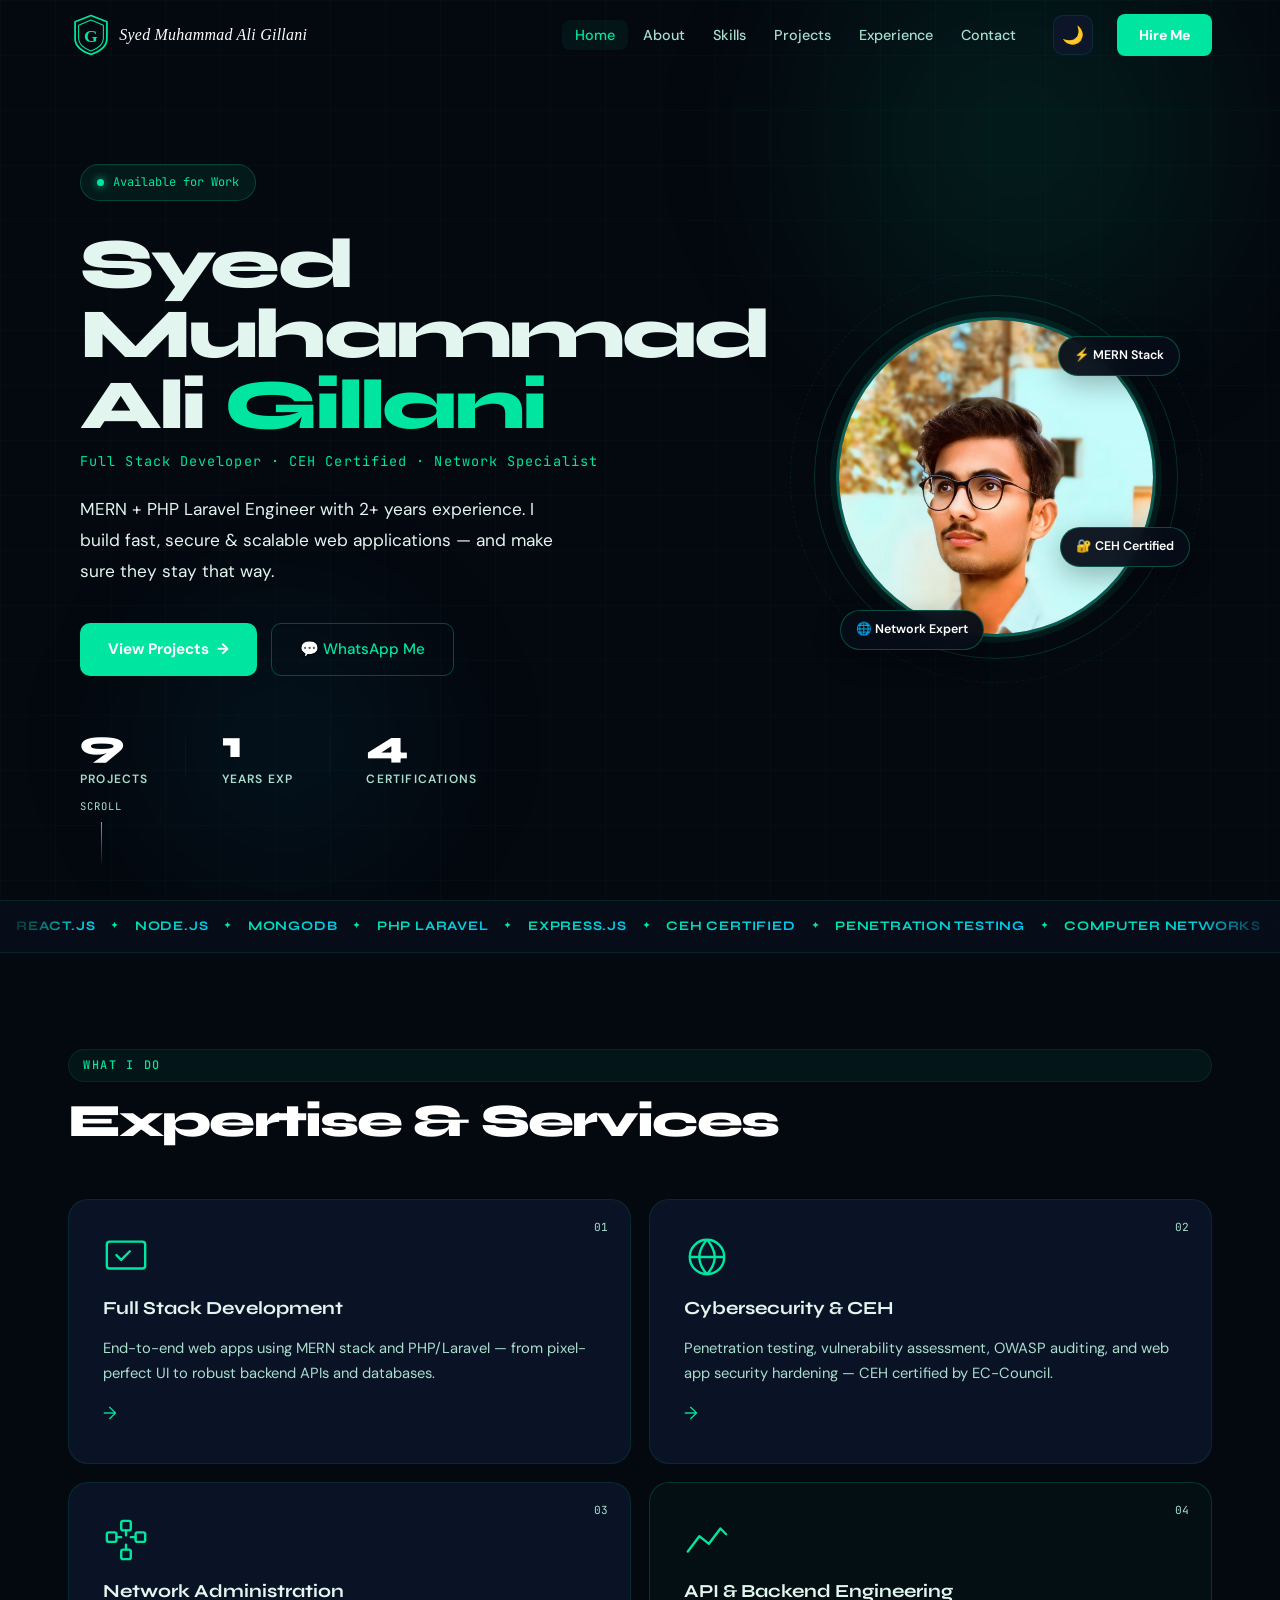
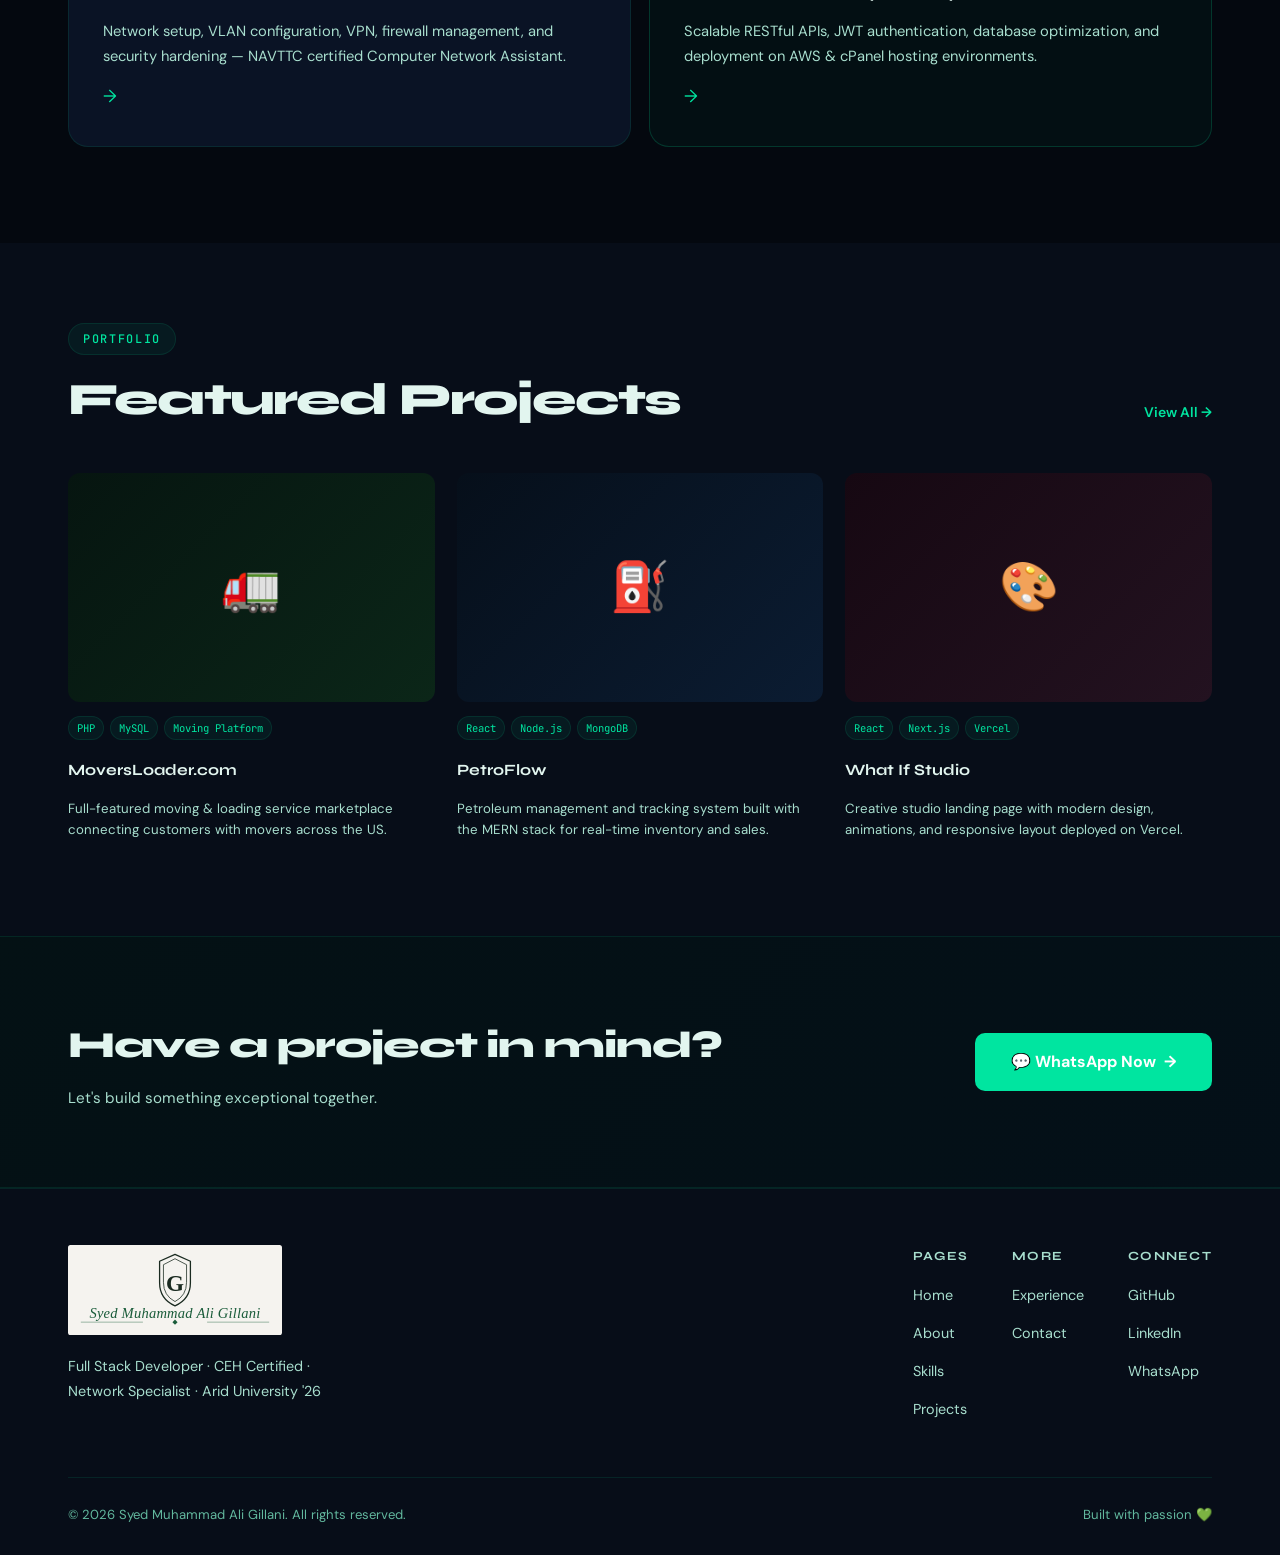
<file: index.html>
<!DOCTYPE html>
<html lang="en" prefix="og: https://ogp.me/ns#">
<head>
  <meta charset="UTF-8" />
  <meta name="viewport" content="width=device-width, initial-scale=1.0" />

  <!-- PRIMARY SEO -->
  <title>Syed Muhammad Ali Gillani | Full Stack Developer, CEH Certified & Network Specialist Pakistan</title>
  <meta name="description" content="Syed Muhammad Ali Gillani — Expert MERN Stack & PHP Laravel Full Stack Developer, CEH Certified Ethical Hacker, Computer Network Assistant from Pakistan. 2+ years experience, 10+ live projects including MoversLoader.com, PetroFlow, Desired Techs. Available for freelance worldwide." />
  <meta name="keywords" content="Syed Muhammad Ali Gillani, Ali Gillani Developer, m-ali-gillani, SMAG Developer, Full Stack Developer Pakistan, MERN Stack Developer Pakistan, PHP Laravel Developer Pakistan, CEH Certified Developer Pakistan, Computer Network Assistant Pakistan, React Developer Pakistan, Node.js Developer Pakistan, MongoDB Developer, Express.js Developer, Next.js Developer, Tailwind CSS Developer, Web Developer Arid University, Software Engineer Pakistan, Freelance Web Developer Pakistan, Ethical Hacker Pakistan, Penetration Tester Pakistan, WiFi Security Expert Pakistan, AWS Networking Pakistan, MoversLoader developer, PetroFlow developer, Desired Techs developer, Hire Full Stack Developer Pakistan, Remote Developer Pakistan, JavaScript Developer Pakistan, Web Security Expert Pakistan, NAVTTAC certified, Honhaar Jawan, UET Lahore MERN certified, Boston Institute of Analytics CEH" />
  <meta name="author" content="Syed Muhammad Ali Gillani" />
  <meta name="robots" content="index, follow, max-snippet:-1, max-image-preview:large, max-video-preview:-1" />
  <meta name="googlebot" content="index, follow" />
  <meta name="revisit-after" content="7 days" />
  <meta name="language" content="English" />
  <meta name="rating" content="general" />
  <link rel="canonical" href="https://m-ali-gillani.dev/" />

  <!-- GEO & LOCAL SEO -->
  <meta name="geo.region" content="PK" />
  <meta name="geo.country" content="Pakistan" />
  <meta name="geo.placename" content="Pakistan" />
  <meta name="ICBM" content="30.3753, 69.3451" />

  <!-- OPEN GRAPH — Facebook, LinkedIn, WhatsApp preview -->
  <meta property="og:type" content="website" />
  <meta property="og:site_name" content="Syed Muhammad Ali Gillani Portfolio" />
  <meta property="og:url" content="https://m-ali-gillani.dev/" />
  <meta property="og:title" content="Syed Muhammad Ali Gillani | Full Stack Developer & CEH Certified — Pakistan" />
  <meta property="og:description" content="Expert MERN + PHP Laravel Developer, CEH Certified Ethical Hacker & Network Specialist from Pakistan. 10+ live deployed projects. Available for freelance worldwide. WhatsApp: +92 302 5300069" />
  <meta property="og:image" content="https://m-ali-gillani.dev/og-image.png" />
  <meta property="og:image:width" content="1200" />
  <meta property="og:image:height" content="630" />
  <meta property="og:image:alt" content="Syed Muhammad Ali Gillani - Full Stack Developer Portfolio" />
  <meta property="og:locale" content="en_US" />

  <!-- TWITTER / X CARD -->
  <meta name="twitter:card" content="summary_large_image" />
  <meta name="twitter:site" content="@m_ali_gillani" />
  <meta name="twitter:creator" content="@m_ali_gillani" />
  <meta name="twitter:title" content="Syed Muhammad Ali Gillani | Full Stack Developer & CEH Certified" />
  <meta name="twitter:description" content="MERN + PHP Laravel Developer, CEH Certified Ethical Hacker & Network Specialist from Pakistan. 10+ live projects. Hire me!" />
  <meta name="twitter:image" content="https://m-ali-gillani.dev/og-image.png" />

  <!-- SCHEMA.ORG — Rich Results for Google / AI Search -->
  <script type="application/ld+json">
  {
    "@context": "https://schema.org",
    "@type": "Person",
    "@id": "https://m-ali-gillani.dev/#person",
    "name": "Syed Muhammad Ali Gillani",
    "alternateName": ["Ali Gillani", "SMAG Developer", "m-ali-gillani"],
    "jobTitle": "Full Stack Developer & Cybersecurity Expert",
    "description": "Expert MERN Stack and PHP Laravel Full Stack Developer, CEH Certified Ethical Hacker, Computer Network Assistant from Pakistan with 2+ years experience.",
    "url": "https://m-ali-gillani.dev",
    "image": "https://m-ali-gillani.dev/og-image.png",
    "sameAs": [
      "https://github.com/m-ali-12",
      "https://www.linkedin.com/in/m-ali-gillani/"
    ],
    "telephone": "+923025300069",
    "contactPoint": {
      "@type": "ContactPoint",
      "telephone": "+923025300069",
      "contactType": "customer service",
      "availableLanguage": ["English", "Urdu"],
      "contactOption": "WhatsApp"
    },
    "address": {
      "@type": "PostalAddress",
      "addressCountry": "PK",
      "addressRegion": "Punjab"
    },
    "alumniOf": {
      "@type": "EducationalOrganization",
      "name": "University of Arid Agriculture Rawalpindi (Arid University)"
    },
    "hasCredential": [
      {"@type": "EducationalOccupationalCredential", "name": "Certified Ethical Hacker (CEH)", "credentialCategory": "Professional Certification", "recognizedBy": {"@type": "Organization", "name": "Boston Institute of Analytics"}},
      {"@type": "EducationalOccupationalCredential", "name": "MERN Stack Development", "credentialCategory": "Professional Certification", "recognizedBy": {"@type": "Organization", "name": "UET Lahore"}},
      {"@type": "EducationalOccupationalCredential", "name": "Computer Network Assistant", "credentialCategory": "Professional Certification", "recognizedBy": {"@type": "Organization", "name": "NAVTTAC Pakpattan"}},
      {"@type": "EducationalOccupationalCredential", "name": "AWS Advanced Networking", "credentialCategory": "Professional Certification", "recognizedBy": {"@type": "Organization", "name": "Honhaar Jawan Program"}},
      {"@type": "EducationalOccupationalCredential", "name": "WiFi Security & Hacking Techniques", "credentialCategory": "Professional Certification", "recognizedBy": {"@type": "Organization", "name": "Honhaar Jawan Program"}}
    ],
    "knowsAbout": ["MERN Stack", "React.js", "Node.js", "MongoDB", "Express.js", "PHP", "Laravel", "Next.js", "Tailwind CSS", "CEH", "Ethical Hacking", "Penetration Testing", "OWASP", "Computer Networks", "VLAN", "VPN", "Cisco", "AWS Networking", "WiFi Security", "MySQL", "Docker", "Git", "REST API", "JWT Authentication"],
    "offers": {
      "@type": "Offer",
      "description": "Full Stack Web Development, Cybersecurity Auditing, Network Administration",
      "areaServed": "Worldwide",
      "availableAtOrFrom": {"@type": "Place", "name": "Pakistan (Remote)"}
    }
  }
  </script>

  <!-- WEBSITE SCHEMA -->
  <script type="application/ld+json">
  {
    "@context": "https://schema.org",
    "@type": "WebSite",
    "name": "Syed Muhammad Ali Gillani Portfolio",
    "url": "https://m-ali-gillani.dev",
    "description": "Portfolio of Syed Muhammad Ali Gillani — Full Stack Developer, CEH Certified, Network Specialist from Pakistan",
    "author": {"@type": "Person", "name": "Syed Muhammad Ali Gillani"},
    "potentialAction": {
      "@type": "SearchAction",
      "target": "https://m-ali-gillani.dev/pages/projects.html",
      "query-input": "required name=search_term_string"
    }
  }
  </script>
  <link rel="preconnect" href="https://fonts.googleapis.com">
  <link rel="preconnect" href="https://fonts.gstatic.com" crossorigin>
  <link href="https://fonts.googleapis.com/css2?family=Syne:wght@400;500;600;700;800&family=DM+Sans:ital,wght@0,300;0,400;0,500;1,300&family=JetBrains+Mono:wght@400;500&display=swap" rel="stylesheet">
  <link rel="stylesheet" href="css/style.css" />
  <style>
    /* ---- HERO ---- */
    .hero {
      min-height: 100vh; display: grid;
      grid-template-columns: 1.1fr 0.9fr;
      align-items: center; gap: 60px;
      padding: calc(var(--nav-h) + 56px) 80px 72px;
      position: relative; overflow: hidden;
    }
    .hero-bg { position: absolute; inset: 0; pointer-events: none; z-index: 0; }
    .grid-lines {
      position: absolute; inset: 0;
      background-image: linear-gradient(rgba(0,229,160,0.025) 1px, transparent 1px),
                        linear-gradient(90deg, rgba(0,229,160,0.025) 1px, transparent 1px);
      background-size: 55px 55px;
    }
    .g1 { position: absolute; top: -180px; right: -60px; width: 640px; height: 640px; border-radius: 50%; background: radial-gradient(circle, rgba(0,229,160,0.11), transparent 68%); filter: blur(60px); animation: gp 5s ease-in-out infinite alternate; }
    .g2 { position: absolute; bottom: -60px; left: 5%; width: 440px; height: 440px; border-radius: 50%; background: radial-gradient(circle, rgba(0,194,255,0.07), transparent 68%); filter: blur(60px); animation: gp 7s ease-in-out infinite alternate-reverse; }
    @keyframes gp { from { opacity: 0.7; transform: scale(0.93); } to { opacity: 1; transform: scale(1.07); } }

    /* hero content */
    .hero-content { position: relative; z-index: 1; }
    .avail-pill {
      display: inline-flex; align-items: center; gap: 9px;
      font-family: var(--font-m); font-size: 0.75rem; color: var(--accent);
      background: rgba(0,229,160,0.08); border: 1px solid rgba(0,229,160,0.22);
      padding: 7px 16px; border-radius: 30px; margin-bottom: 28px;
      animation: fadeDown 0.7s ease forwards;
    }
    .pill-dot { width: 7px; height: 7px; background: var(--accent); border-radius: 50%; box-shadow: 0 0 8px var(--accent); animation: blink 1.6s ease-in-out infinite; }
    @keyframes blink { 0%,100%{opacity:1;} 50%{opacity:0.25;} }
    @keyframes fadeDown { from { opacity:0; transform: translateY(-16px);} to {opacity:1; transform:translateY(0);} }

    .hero-name {
      font-family: var(--font-h); font-size: clamp(2.8rem, 5.5vw, 5rem);
      font-weight: 800; letter-spacing: -0.04em; line-height: 1.0;
      margin-bottom: 10px; overflow: hidden;
    }
    .hero-name .ln { display: block; animation: lrev 0.9s cubic-bezier(0.16,1,0.3,1) both; }
    .hero-name .ln.d1 { animation-delay: 0.08s; }
    .hero-name .ln.d2 { animation-delay: 0.2s; }
    .hero-name .ln em { font-style: normal; color: var(--accent); }
    @keyframes lrev { from { opacity:0; transform: translateY(48px);} to {opacity:1; transform:translateY(0);} }

    .hero-sub {
      font-family: var(--font-m); font-size: 0.85rem; color: var(--accent);
      letter-spacing: 0.08em; margin-bottom: 20px;
      animation: lrev 0.9s 0.32s cubic-bezier(0.16,1,0.3,1) both;
    }
    .hero-desc {
      font-size: 1.08rem; color: var(--text-body); line-height: 1.8; max-width: 490px;
      margin-bottom: 36px; font-weight: 400;
      animation: lrev 0.9s 0.44s cubic-bezier(0.16,1,0.3,1) both;
    }
    .hero-btns { display: flex; gap: 14px; flex-wrap: wrap; margin-bottom: 48px; animation: lrev 0.9s 0.56s cubic-bezier(0.16,1,0.3,1) both; }
    .hero-stats { display: flex; align-items: center; gap: 36px; animation: lrev 0.9s 0.68s cubic-bezier(0.16,1,0.3,1) both; flex-wrap: wrap; }
    .hero-stats > div.stat-item { display: flex; flex-direction: column; align-items: flex-start; gap: 3px; }
    .st-num { font-family: var(--font-h); font-size: 2.4rem; font-weight: 800; color: var(--text); letter-spacing: -0.04em; line-height: 1.1; display: block; }
    .st-lbl { font-size: 0.75rem; color: var(--text-muted); text-transform: uppercase; letter-spacing: 0.1em; display: block; font-weight: 600; white-space: nowrap; }
    .st-divider { width: 1px; height: 40px; background: var(--border); flex-shrink: 0; opacity: 0.5; }

    /* hero visual */
    .hero-visual { position: relative; z-index: 1; display: flex; justify-content: center; }
    .av-wrap { position: relative; width: 320px; height: 320px; }
    .av-ring { position: absolute; border-radius: 50%; border: 1px solid; }
    .av-ring-1 { inset: -22px; border-color: rgba(0,229,160,0.18); animation: spin 22s linear infinite; }
    .av-ring-2 { inset: -46px; border-color: rgba(0,194,255,0.09); border-style: dashed; animation: spin 38s linear infinite reverse; }
    @keyframes spin { to { transform: rotate(360deg); } }
    .av-img {
      position: absolute; inset: 0; border-radius: 50%;
      background: var(--bg-3); border: 3px solid rgba(0,229,160,0.35);
      display: flex; align-items: center; justify-content: center;
      overflow: hidden; box-shadow: 0 0 0 6px rgba(0,229,160,0.08);
    }
    .av-initials { font-family: var(--font-h); font-size: 3.6rem; font-weight: 800; color: rgba(0,229,160,0.22); letter-spacing: -0.05em; }

    .fbadge {
      position: absolute; display: flex; align-items: center; gap: 7px;
      background: rgba(7,13,24,0.94); border: 1px solid var(--border-h);
      border-radius: 28px; padding: 8px 15px; font-size: 0.78rem; font-weight: 600;
      color: var(--text); white-space: nowrap; backdrop-filter: blur(12px);
      box-shadow: 0 8px 28px rgba(0,0,0,0.28); animation: float 3s ease-in-out infinite;
    }
    .fbadge.b1 { top: 6%;  right: -24px; animation-delay: 0s; }
    .fbadge.b2 { bottom: 22%; right: -34px; animation-delay: 1s; }
    .fbadge.b3 { bottom: -4%; left: 4px; animation-delay: 0.5s; }
    @keyframes float { 0%,100%{transform:translateY(0);} 50%{transform:translateY(-10px);} }

    .scroll-hint { position: absolute; bottom: 34px; left: 80px; z-index: 1; display: flex; flex-direction: column; align-items: center; gap: 7px; font-family: var(--font-m); font-size: 0.66rem; color: var(--text-muted); text-transform: uppercase; letter-spacing: 0.1em; }
    .scroll-line { width: 1px; height: 44px; background: linear-gradient(to bottom, var(--accent), transparent); animation: sl 2.2s ease-in-out infinite; }
    @keyframes sl { 0%{transform:scaleY(0);transform-origin:top;} 50%{transform:scaleY(1);transform-origin:top;} 51%{transform:scaleY(1);transform-origin:bottom;} 100%{transform:scaleY(0);transform-origin:bottom;} }

    /* ---- SERVICES ---- */
    .services { padding: 96px 0; }
    .svc-grid { display: grid; grid-template-columns: repeat(2, 1fr); gap: 18px; }
    .svc-card {
      background: var(--bg-card); border: 1px solid var(--border);
      border-radius: var(--r-lg); padding: 34px;
      text-decoration: none; color: inherit;
      transition: all var(--t); position: relative; overflow: hidden;
      display: flex; flex-direction: column; gap: 12px;
    }
    .svc-card::before { content: attr(data-n); position: absolute; top: 18px; right: 22px; font-family: var(--font-m); font-size: 0.7rem; color: var(--text-muted); }
    .svc-card:hover { border-color: var(--border-h); transform: translateY(-4px); box-shadow: 0 18px 52px rgba(0,0,0,0.38); }
    .svc-icon { width: 46px; height: 46px; color: var(--accent); }
    .svc-card h3 { font-family: var(--font-h); font-size: 1.15rem; font-weight: 700; }
    .svc-card p { font-size: 0.92rem; color: var(--text-muted); line-height: 1.7; }
    .svc-arr { margin-top: auto; font-size: 1.1rem; color: var(--accent); transition: transform var(--t); }
    .svc-card:hover .svc-arr { transform: translateX(6px); }

    /* ---- FEATURED PROJECTS ---- */
    .feat-proj { padding: 80px 0 96px; background: var(--bg-2); }
    .s-head-row { display: flex; align-items: flex-end; justify-content: space-between; margin-bottom: 48px; }
    .see-all { font-size: 0.875rem; font-weight: 600; color: var(--accent); text-decoration: none; }
    .see-all:hover { text-decoration: underline; }
    .proj-grid { display: grid; grid-template-columns: repeat(3, 1fr); gap: 22px; }
    .proj-card { display: flex; flex-direction: column; gap: 14px; }
    .proj-thumb {
      aspect-ratio: 16/10; border-radius: var(--r); position: relative; overflow: hidden;
      display: flex; align-items: center; justify-content: center; font-size: 3rem;
    }
    .pt-1 { background: linear-gradient(135deg,#061510,#0b2618); }
    .pt-2 { background: linear-gradient(135deg,#060f1a,#0b1c32); }
    .pt-3 { background: linear-gradient(135deg,#160812,#231220); }
    .pt-emoji { opacity: 0.2; }
    .proj-overlay {
      position: absolute; inset: 0; background: rgba(0,0,0,0.82);
      display: flex; align-items: center; justify-content: center; gap: 10px;
      opacity: 0; transition: opacity var(--t);
    }
    .proj-thumb:hover .proj-overlay { opacity: 1; }
    .proj-obtn {
      font-size: 0.82rem; font-weight: 800; color: #000 !important;
      background: var(--accent); text-decoration: none; padding: 10px 20px;
      border-radius: 8px; transition: transform var(--t), box-shadow var(--t); border: 2px solid var(--accent);
    }
    .proj-obtn:hover { transform: scale(1.05); box-shadow: 0 4px 18px rgba(0,229,160,0.45); }
    .proj-tags { display: flex; gap: 6px; flex-wrap: wrap; }
    .proj-tags span { font-family: var(--font-m); font-size: 0.66rem; color: var(--accent); background: var(--glow-soft); border: 1px solid var(--border); padding: 2px 8px; border-radius: 20px; }
    .proj-card h3 { font-family: var(--font-h); font-size: 0.98rem; font-weight: 700; margin-top: 2px; }
    .proj-card p { font-size: 0.83rem; color: var(--text-muted); line-height: 1.6; }

    /* ---- CTA BAND ---- */
    .cta-band { padding: 76px 0; background: linear-gradient(135deg,rgba(0,229,160,0.04),rgba(0,194,255,0.04)); border-top: 1px solid var(--border); border-bottom: 1px solid var(--border); }
    .cta-inner { display: flex; align-items: center; justify-content: space-between; gap: 36px; }
    .cta-inner h2 { font-family: var(--font-h); font-size: clamp(1.7rem,3vw,2.3rem); font-weight: 800; letter-spacing: -0.03em; }
    .cta-inner p { font-size: 0.95rem; color: var(--text-muted); margin-top: 7px; }

    /* responsive */
    @media (max-width: 1024px) {
      .hero { grid-template-columns: 1fr; padding: calc(var(--nav-h) + 36px) 32px 56px; }
      .hero-visual { display: none; }
      .svc-grid { grid-template-columns: 1fr; }
      .proj-grid { grid-template-columns: repeat(2,1fr); }
    }
    @media (max-width: 640px) {
      .proj-grid { grid-template-columns: 1fr; }
      .cta-inner { flex-direction: column; text-align: center; }
      .scroll-hint { display: none; }
      .s-head-row { flex-direction: column; align-items: flex-start; gap: 10px; }
    }
  </style>
</head>
<body>

<nav class="navbar" id="navbar">
  <div class="nav-inner">
    <a href="index.html" class="nav-logo" aria-label="Syed Muhammad Ali Gillani"><img src="images/logo-nav-dark.svg" alt="SMAG Logo" class="nav-logo-svg logo-svg-dark" /><img src="images/logo-nav-light.svg" alt="SMAG Logo" class="nav-logo-svg logo-svg-light" /></a>
    <ul class="nav-links">
      <li><a href="index.html" class="nav-link active">Home</a></li>
      <li><a href="pages/about.html" class="nav-link">About</a></li>
      <li><a href="pages/skills.html" class="nav-link">Skills</a></li>
      <li><a href="pages/projects.html" class="nav-link">Projects</a></li>
      <li><a href="pages/experience.html" class="nav-link">Experience</a></li>
      <li><a href="pages/contact.html" class="nav-link">Contact</a></li>
    </ul>
    <button class="theme-toggle" aria-label="Toggle theme"><span class="icon-dark">🌙</span><span class="icon-light">☀️</span></button>
    <a href="contact.html" class="nav-cta">Hire Me</a>
    <button class="hamburger" id="hamburger" aria-label="Menu"><span></span><span></span><span></span></button>
  </div>
  <div class="mobile-menu" id="mobileMenu">
    <ul>
      <li><a href="index.html">Home</a></li>
      <li><a href="pages/about.html">About</a></li>
      <li><a href="pages/skills.html">Skills</a></li>
      <li><a href="pages/projects.html">Projects</a></li>
      <li><a href="pages/experience.html">Experience</a></li>
      <li><a href="pages/contact.html">Contact</a></li>
    </ul>
  </div>
</nav>

<!-- HERO -->
<section class="hero" id="hero">
  <div class="hero-bg">
    <div class="grid-lines"></div>
    <div class="g1"></div>
    <div class="g2"></div>
  </div>

  <div class="hero-content">
    <div class="avail-pill"><span class="pill-dot"></span>Available for Work</div>
    <h1 class="hero-name">
      <span class="ln">Syed Muhammad</span>
      <span class="ln d1">Ali <em>Gillani</em></span>
    </h1>
    <div class="hero-sub">Full Stack Developer · CEH Certified · Network Specialist</div>
    <p class="hero-desc">
      MERN + PHP Laravel Engineer with 2+ years experience. I build fast, secure & scalable web applications — and make sure they stay that way.
    </p>
    <div class="hero-btns">
      <a href="pages/projects.html" class="btn-p">View Projects <span class="arr">→</span></a>
      <a href="https://wa.me/923025300069" target="_blank" rel="noopener" class="btn-o">💬 WhatsApp Me</a>
    </div>
    <div class="hero-stats">
      <div class="stat-item"><div class="st-num" data-target="10">0</div><div class="st-lbl">Projects</div></div>
      <div class="st-divider"></div>
      <div class="stat-item"><div class="st-num" data-target="2">0</div><div class="st-lbl">Years Exp</div></div>
      <div class="st-divider"></div>
      <div class="stat-item"><div class="st-num" data-target="5">0</div><div class="st-lbl">Certifications</div></div>
    </div>
  </div>

  <div class="hero-visual">
    <div class="av-wrap">
      <div class="av-ring av-ring-1"></div>
      <div class="av-ring av-ring-2"></div>
      <div class="av-img"><img src="images/ali-photo.jpg" alt="Syed Muhammad Ali Gillani — Full Stack Developer & CEH Certified" style="width:100%;height:100%;object-fit:cover;object-position:center top;" /></div>
      <div class="fbadge b1">⚡ MERN Stack</div>
      <div class="fbadge b2">🔐 CEH Certified</div>
      <div class="fbadge b3">🌐 Network Expert</div>
    </div>
  </div>

  <div class="scroll-hint"><span>Scroll</span><div class="scroll-line"></div></div>
</section>

<!-- MARQUEE -->
<div class="marquee-wrap">
  <div class="marquee-track">
    <div class="marquee-inner" aria-hidden="true">
      <span>React.js</span><span class="dot">✦</span>
      <span>Node.js</span><span class="dot">✦</span>
      <span>MongoDB</span><span class="dot">✦</span>
      <span>PHP Laravel</span><span class="dot">✦</span>
      <span>Express.js</span><span class="dot">✦</span>
      <span>CEH Certified</span><span class="dot">✦</span>
      <span>Penetration Testing</span><span class="dot">✦</span>
      <span>Computer Networks</span><span class="dot">✦</span>
      <span>Next.js</span><span class="dot">✦</span>
      <span>MySQL</span><span class="dot">✦</span>
      <span>Docker</span><span class="dot">✦</span>
      <span>Cybersecurity</span><span class="dot">✦</span>
      <span>AWS Networking</span><span class="dot">✦</span>
      <span>WiFi Security</span><span class="dot">✦</span>
      <span>MERN Stack</span><span class="dot">✦</span>
    </div>
    <div class="marquee-inner" aria-hidden="true">
      <span>React.js</span><span class="dot">✦</span>
      <span>Node.js</span><span class="dot">✦</span>
      <span>MongoDB</span><span class="dot">✦</span>
      <span>PHP Laravel</span><span class="dot">✦</span>
      <span>Express.js</span><span class="dot">✦</span>
      <span>CEH Certified</span><span class="dot">✦</span>
      <span>Penetration Testing</span><span class="dot">✦</span>
      <span>Computer Networks</span><span class="dot">✦</span>
      <span>Next.js</span><span class="dot">✦</span>
      <span>MySQL</span><span class="dot">✦</span>
      <span>Docker</span><span class="dot">✦</span>
      <span>Cybersecurity</span><span class="dot">✦</span>
      <span>AWS Networking</span><span class="dot">✦</span>
      <span>WiFi Security</span><span class="dot">✦</span>
      <span>MERN Stack</span><span class="dot">✦</span>
    </div>
  </div>
</div>

<!-- SERVICES -->
<section class="services">
  <div class="container">
    <div class="s-head fi">
      <span class="s-tag">What I Do</span>
      <h2>Expertise & Services</h2>
    </div>
    <div class="svc-grid">
      <a href="pages/skills.html" class="svc-card fi" data-n="01">
        <div class="svc-icon"><svg viewBox="0 0 48 48" fill="none"><rect x="4" y="8" width="40" height="28" rx="3" stroke="currentColor" stroke-width="2.5"/><path d="M14 22l5 5 9-9" stroke="currentColor" stroke-width="2.5" stroke-linecap="round" stroke-linejoin="round"/></svg></div>
        <h3>Full Stack Development</h3>
        <p>End-to-end web apps using MERN stack and PHP/Laravel — from pixel-perfect UI to robust backend APIs and databases.</p>
        <span class="svc-arr">→</span>
      </a>
      <a href="pages/skills.html" class="svc-card fi d1" data-n="02">
        <div class="svc-icon"><svg viewBox="0 0 48 48" fill="none"><circle cx="24" cy="24" r="18" stroke="currentColor" stroke-width="2.5"/><path d="M24 6c0 0-8 8-8 18s8 18 8 18M24 6c0 0 8 8 8 18s-8 18-8 18M6 24h36" stroke="currentColor" stroke-width="2.5"/></svg></div>
        <h3>Cybersecurity & CEH</h3>
        <p>Penetration testing, vulnerability assessment, OWASP auditing, and web app security hardening — CEH certified by EC-Council.</p>
        <span class="svc-arr">→</span>
      </a>
      <a href="pages/skills.html" class="svc-card fi d2" data-n="03">
        <div class="svc-icon"><svg viewBox="0 0 48 48" fill="none"><rect x="4" y="16" width="10" height="10" rx="2" stroke="currentColor" stroke-width="2.5"/><rect x="34" y="16" width="10" height="10" rx="2" stroke="currentColor" stroke-width="2.5"/><rect x="19" y="4" width="10" height="10" rx="2" stroke="currentColor" stroke-width="2.5"/><rect x="19" y="34" width="10" height="10" rx="2" stroke="currentColor" stroke-width="2.5"/><path d="M14 21h5M29 21h5M24 14v5M24 29v5" stroke="currentColor" stroke-width="2.5" stroke-linecap="round"/></svg></div>
        <h3>Network Administration</h3>
        <p>Network setup, VLAN configuration, VPN, firewall management, and security hardening — NAVTTC certified Computer Network Assistant.</p>
        <span class="svc-arr">→</span>
      </a>
      <a href="pages/projects.html" class="svc-card fi d3" data-n="04" style="background:rgba(0,229,160,0.03);border-color:rgba(0,229,160,0.18);">
        <div class="svc-icon"><svg viewBox="0 0 48 48" fill="none"><polyline points="4,36 16,20 26,28 38,12 44,18" stroke="currentColor" stroke-width="2.5" stroke-linecap="round" stroke-linejoin="round"/></svg></div>
        <h3>API & Backend Engineering</h3>
        <p>Scalable RESTful APIs, JWT authentication, database optimization, and deployment on AWS & cPanel hosting environments.</p>
        <span class="svc-arr">→</span>
      </a>
    </div>
  </div>
</section>

<!-- FEATURED PROJECTS -->
<section class="feat-proj">
  <div class="container">
    <div class="s-head-row fi">
      <div>
        <span class="s-tag">Portfolio</span>
        <h2 style="font-family:var(--font-h);font-size:clamp(1.9rem,4vw,2.8rem);font-weight:800;letter-spacing:-0.04em;line-height:1.1;margin-top:6px;">Featured Projects</h2>
      </div>
      <a href="pages/projects.html" class="see-all">View All →</a>
    </div>
    <div class="proj-grid fi">

      <div class="proj-card">
        <div class="proj-thumb pt-1">
          <span class="proj-emoji">🚛</span>
          <div class="proj-overlay">
            <a href="https://moversloader.com/" target="_blank" rel="noopener" class="proj-obtn">Live →</a>
          </div>
        </div>
        <div class="proj-tags"><span>PHP</span><span>MySQL</span><span>Moving Platform</span></div>
        <h3>MoversLoader.com</h3>
        <p>Full-featured moving & loading service marketplace connecting customers with movers across the US.</p>
      </div>

      <div class="proj-card">
        <div class="proj-thumb pt-2">
          <span class="proj-emoji">⛽</span>
          <div class="proj-overlay">
            <a href="https://petro-flow.vercel.app/" target="_blank" rel="noopener" class="proj-obtn">Live →</a>
          </div>
        </div>
        <div class="proj-tags"><span>React</span><span>Node.js</span><span>MongoDB</span></div>
        <h3>PetroFlow</h3>
        <p>Petroleum management and tracking system built with the MERN stack for real-time inventory and sales.</p>
      </div>

      <div class="proj-card">
        <div class="proj-thumb pt-3">
          <span class="proj-emoji">🎨</span>
          <div class="proj-overlay">
            <a href="https://what-if-studio.vercel.app/" target="_blank" rel="noopener" class="proj-obtn">Live →</a>
          </div>
        </div>
        <div class="proj-tags"><span>React</span><span>Next.js</span><span>Vercel</span></div>
        <h3>What If Studio</h3>
        <p>Creative studio landing page with modern design, animations, and responsive layout deployed on Vercel.</p>
      </div>

    </div>
  </div>
</section>

<!-- CTA -->
<section class="cta-band">
  <div class="container">
    <div class="cta-inner fi">
      <div>
        <h2>Have a project in mind?</h2>
        <p>Let's build something exceptional together.</p>
      </div>
      <a href="https://wa.me/923025300069" target="_blank" rel="noopener" class="btn-p btn-lg">💬 WhatsApp Now <span class="arr">→</span></a>
    </div>
  </div>
</section>

<!-- FOOTER -->
<footer class="footer">
  <div class="container">
    <div class="footer-top">
      <div class="footer-brand">
        <a href="index.html" class="nav-logo" aria-label="Syed Muhammad Ali Gillani"><img src="images/smag-logo-full.svg" alt="Syed Muhammad Ali Gillani" class="footer-logo-svg" /></a>
        <p>Full Stack Developer · CEH Certified · Network Specialist · Arid University '26</p>
      </div>
      <div class="footer-links">
        <div class="footer-col"><h4>Pages</h4><ul><li><a href="index.html">Home</a></li><li><a href="pages/about.html">About</a></li><li><a href="pages/skills.html">Skills</a></li><li><a href="pages/projects.html">Projects</a></li></ul></div>
        <div class="footer-col"><h4>More</h4><ul><li><a href="pages/experience.html">Experience</a></li><li><a href="pages/contact.html">Contact</a></li></ul></div>
        <div class="footer-col"><h4>Connect</h4><ul><li><a href="https://github.com/m-ali-12" target="_blank" rel="noopener">GitHub</a></li><li><a href="https://www.linkedin.com/in/m-ali-gillani/" target="_blank" rel="noopener">LinkedIn</a></li><li><a href="https://wa.me/923025300069" target="_blank" rel="noopener">WhatsApp</a></li></ul></div>
      </div>
    </div>
    <div class="footer-bottom"><p>© 2026 Syed Muhammad Ali Gillani. All rights reserved.</p><p>Built with passion 💚</p></div>
  </div>
</footer>

<script src="js/main.js"></script>
</body>
</html>
</file>
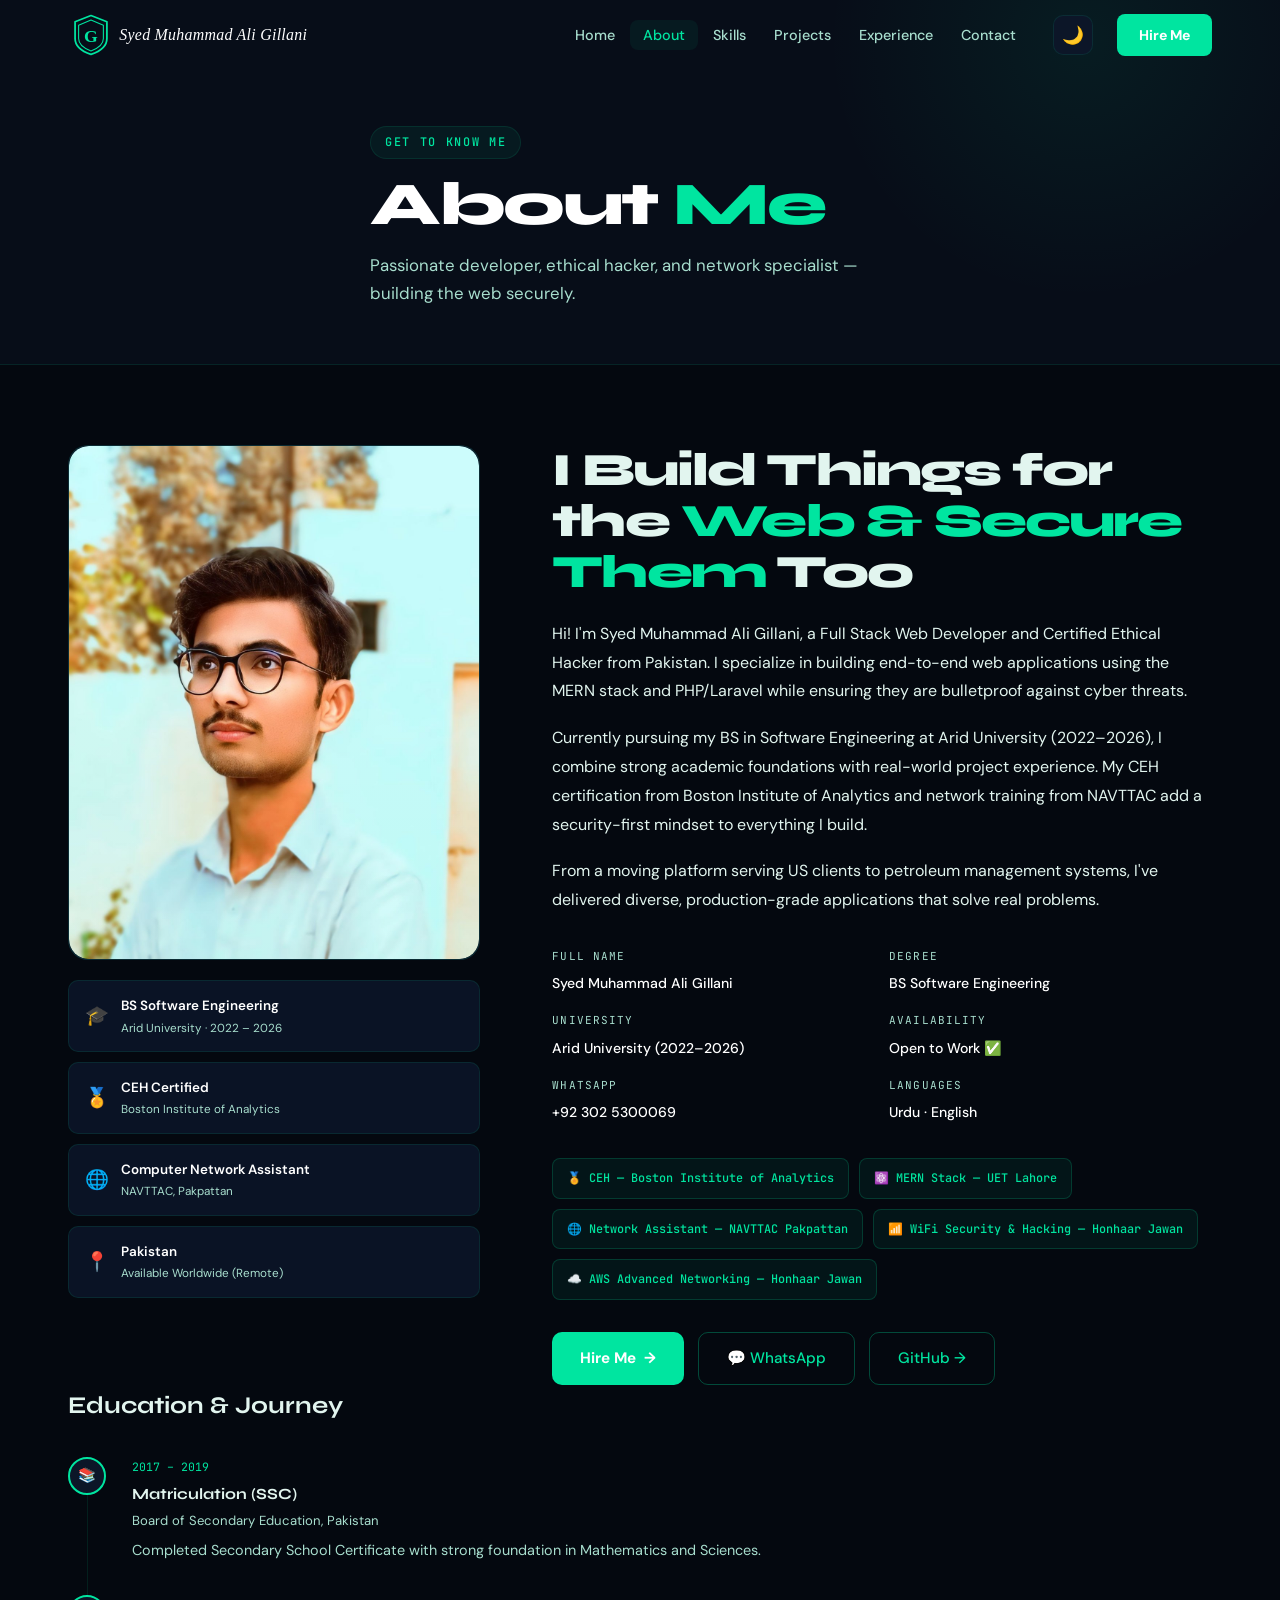
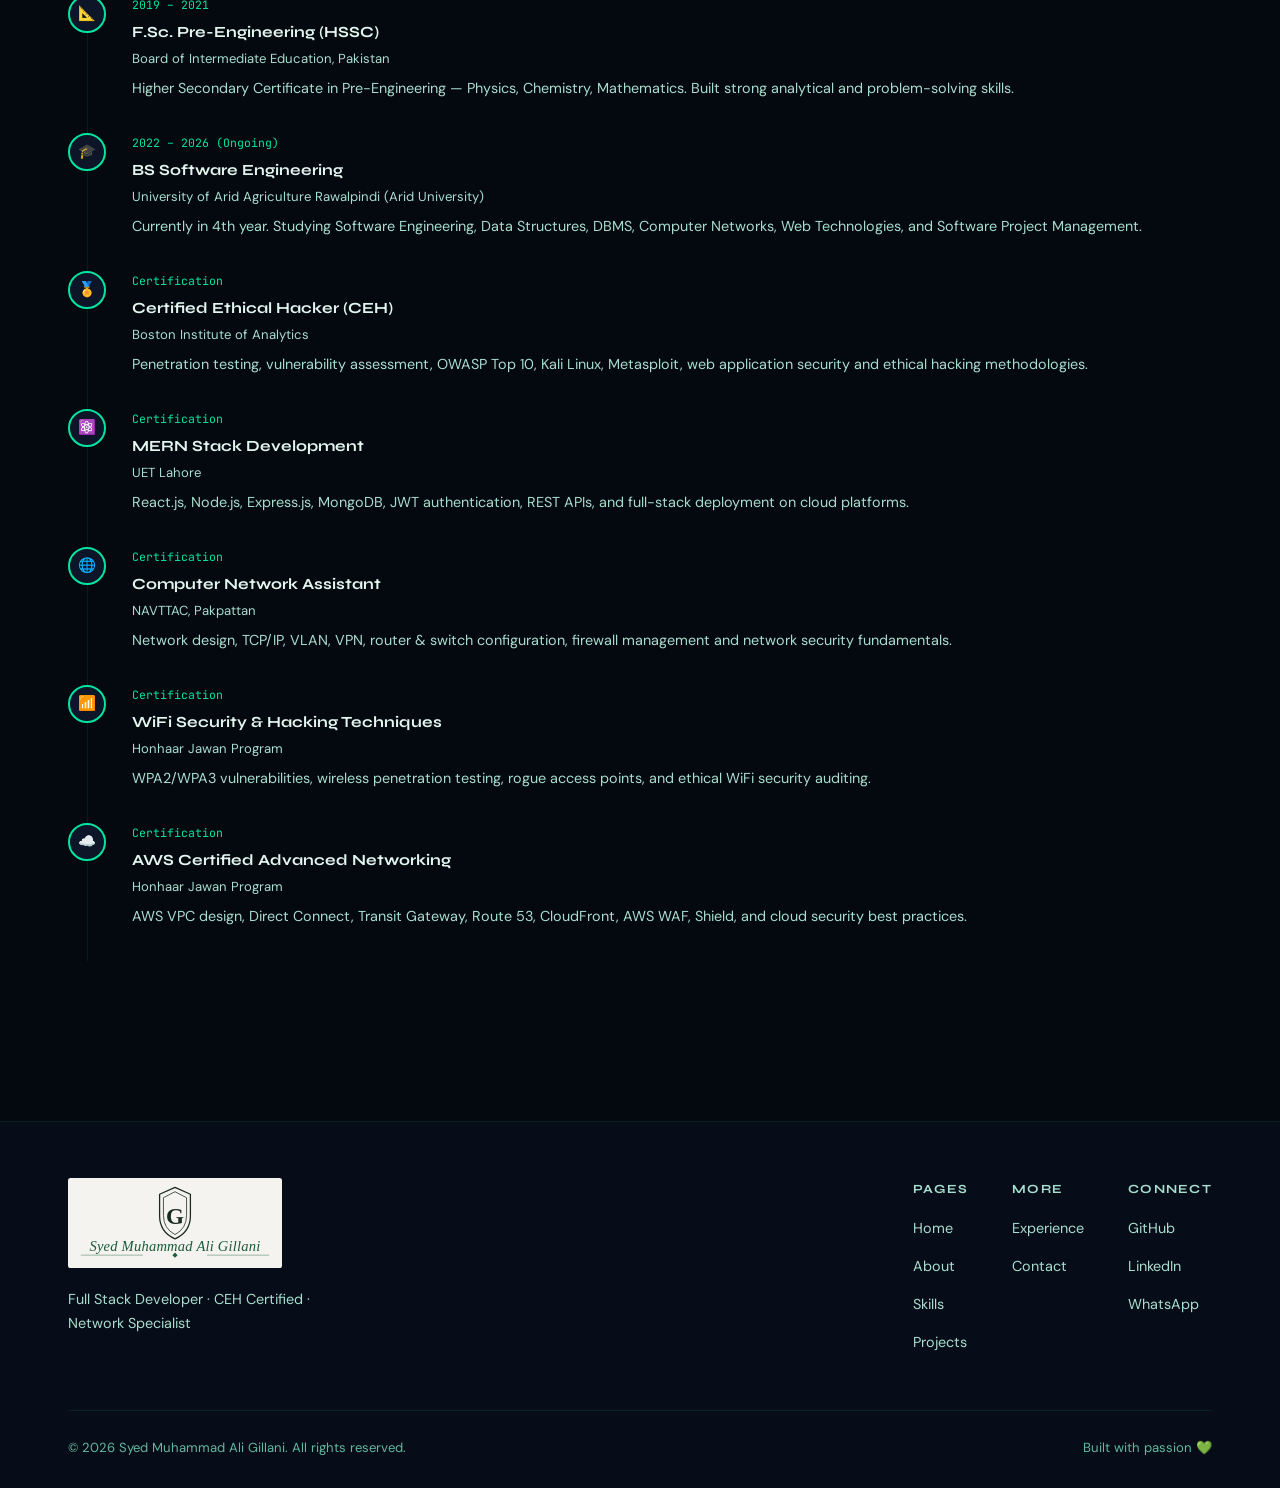
<file: pages/about.html>
<!DOCTYPE html>
<html lang="en">
<head>
  <meta charset="UTF-8" /><meta name="viewport" content="width=device-width, initial-scale=1.0" />
  <title>About Syed Muhammad Ali Gillani | Full Stack Developer, CEH Certified, Arid University Software Engineering</title>
  <meta name="description" content="About Syed Muhammad Ali Gillani — Full Stack Developer (MERN + PHP Laravel), CEH Certified by Boston Institute of Analytics, Computer Network Assistant NAVTTAC, Software Engineering student at Arid University 2022-2026. 2+ years freelance experience." />
  <meta name="keywords" content="Syed Muhammad Ali Gillani About, Ali Gillani developer bio, Full Stack Developer Arid University, CEH Certified Pakistan, Boston Institute Analytics CEH, NAVTTAC Computer Network, Honhaar Jawan Program, UET Lahore MERN, Software Engineering Pakistan, Freelance Developer Pakistan, MERN PHP Developer bio" />
    <meta property="og:image" content="https://m-ali-gillani.dev/og-image.png" />
  <meta name="robots" content="index, follow, max-snippet:-1, max-image-preview:large" />
  <meta name="author" content="Syed Muhammad Ali Gillani" />
  <link rel="canonical" href="https://m-ali-gillani.dev/pages/about.html" />
  <link rel="preconnect" href="https://fonts.googleapis.com"><link rel="preconnect" href="https://fonts.gstatic.com" crossorigin>
  <link href="https://fonts.googleapis.com/css2?family=Syne:wght@400;500;600;700;800&family=DM+Sans:ital,wght@0,300;0,400;0,500;1,300&family=JetBrains+Mono:wght@400;500&display=swap" rel="stylesheet">
  <link rel="stylesheet" href="../css/style.css" />
  <style>
    .about-wrap { padding: 80px 0; }
    .about-grid { display: grid; grid-template-columns: 1fr 1.6fr; gap: 72px; align-items: start; }
    .about-left { position: sticky; top: 90px; }
    .av-box {
      width: 100%; aspect-ratio: 4/5; background: var(--bg-3);
      border-radius: var(--r-lg); border: 1px solid var(--border);
      display: flex; align-items: center; justify-content: center;
      overflow: hidden; position: relative;
    }
    .av-box::after { content: ''; position: absolute; inset: 0; background: linear-gradient(to bottom, transparent 50%, rgba(0,229,160,0.04)); }
    .av-box-text { font-family: var(--font-h); font-size: 4.5rem; font-weight: 800; color: rgba(0,229,160,0.18); letter-spacing: -0.05em; }
    .badge-stack { display: flex; flex-direction: column; gap: 10px; margin-top: 20px; }
    .a-badge {
      display: flex; align-items: center; gap: 12px;
      background: var(--bg-card); border: 1px solid var(--border);
      border-radius: 10px; padding: 13px 16px;
      transition: border-color var(--t);
    }
    .a-badge:hover { border-color: var(--border-h); }
    .ab-ic { font-size: 1.2rem; }
    .ab-t { font-size: 0.84rem; font-weight: 600; color: var(--text); }
    .ab-s { font-size: 0.73rem; color: var(--text-muted); }

    .about-right h2 { font-family: var(--font-h); font-size: clamp(1.9rem,4vw,2.9rem); font-weight: 800; letter-spacing: -0.04em; line-height: 1.1; margin-bottom: 22px; }
    .about-right h2 span { color: var(--accent); }
    .about-right p { font-size: 1.0rem; color: var(--text-body); line-height: 1.8; margin-bottom: 18px; }
    .info-grid { display: grid; grid-template-columns: 1fr 1fr; gap: 14px; margin: 32px 0; }
    .info-item label { font-family: var(--font-m); font-size: 0.69rem; color: var(--text-muted); text-transform: uppercase; letter-spacing: 0.1em; display: block; margin-bottom: 3px; }
    .info-item span { font-size: 0.88rem; color: var(--text); font-weight: 500; }
    .cert-chips { display: flex; flex-wrap: wrap; gap: 10px; margin-top: 28px; }
    .chip { display: flex; align-items: center; gap: 6px; background: rgba(0,229,160,0.06); border: 1px solid rgba(0,229,160,0.18); border-radius: 8px; padding: 9px 14px; font-family: var(--font-m); font-size: 0.74rem; color: var(--accent); font-weight: 500; }
    .about-actions { display: flex; gap: 14px; flex-wrap: wrap; margin-top: 32px; }

    /* EDUCATION TIMELINE */
    .edu-section { padding: 0 0 80px; }
    .edu-section h3 { font-family: var(--font-h); font-size: 1.5rem; font-weight: 700; margin-bottom: 30px; }
    .timeline { display: flex; flex-direction: column; gap: 0; position: relative; }
    .timeline::before { content: ''; position: absolute; left: 19px; top: 0; bottom: 0; width: 1px; background: var(--border); }
    .tl-item { display: flex; gap: 26px; padding-bottom: 32px; position: relative; }
    .tl-dot { width: 38px; height: 38px; background: var(--bg-3); border: 2px solid var(--accent); border-radius: 50%; display: flex; align-items: center; justify-content: center; font-size: 0.9rem; flex-shrink: 0; z-index: 1; }
    .tl-date { font-family: var(--font-m); font-size: 0.72rem; color: var(--accent); margin-bottom: 4px; }
    .tl-title { font-family: var(--font-h); font-size: 0.97rem; font-weight: 700; margin-bottom: 2px; }
    .tl-place { font-size: 0.82rem; color: var(--text-muted); margin-bottom: 6px; }
    .tl-desc { font-size: 0.9rem; color: var(--text-muted); line-height: 1.65; }

    @media (max-width: 900px) { .about-grid { grid-template-columns: 1fr; gap: 36px; } .about-left { position: static; } .av-box { max-width: 260px; } }
    @media (max-width: 640px) { .info-grid { grid-template-columns: 1fr; } }
  </style>
</head>
<body>
<nav class="navbar" id="navbar">
  <div class="nav-inner">
    <a href="../index.html" class="nav-logo" aria-label="Syed Muhammad Ali Gillani"><img src="../images/logo-nav-dark.svg" alt="SMAG Logo" class="nav-logo-svg logo-svg-dark" /><img src="../images/logo-nav-light.svg" alt="SMAG Logo" class="nav-logo-svg logo-svg-light" /></a>
    <ul class="nav-links">
      <li><a href="../index.html" class="nav-link">Home</a></li>
      <li><a href="about.html" class="nav-link active">About</a></li>
      <li><a href="skills.html" class="nav-link">Skills</a></li>
      <li><a href="projects.html" class="nav-link">Projects</a></li>
      <li><a href="experience.html" class="nav-link">Experience</a></li>
      <li><a href="contact.html" class="nav-link">Contact</a></li>
    </ul>
    <button class="theme-toggle" aria-label="Toggle theme"><span class="icon-dark">🌙</span><span class="icon-light">☀️</span></button>
    <a href="contact.html" class="nav-cta">Hire Me</a>
    <button class="hamburger" id="hamburger"><span></span><span></span><span></span></button>
  </div>
  <div class="mobile-menu" id="mobileMenu"><ul>
    <li><a href="../index.html">Home</a></li><li><a href="about.html">About</a></li>
    <li><a href="skills.html">Skills</a></li><li><a href="projects.html">Projects</a></li>
    <li><a href="experience.html">Experience</a></li><li><a href="contact.html">Contact</a></li>
  </ul></div>
</nav>

<section class="page-hero">
  <div class="container"><div class="page-hero-content">
    <span class="s-tag">Get to Know Me</span>
    <h1>About <em>Me</em></h1>
    <p>Passionate developer, ethical hacker, and network specialist — building the web securely.</p>
  </div></div>
</section>

<main class="about-wrap">
  <div class="container">
    <div class="about-grid">

      <div class="about-left fi">
        <div class="av-box"><img src="../images/ali-photo.jpg" alt="Syed Muhammad Ali Gillani" style="width:100%;height:100%;object-fit:cover;object-position:center top;border-radius:var(--r-lg);" /></div>
        <div class="badge-stack">
          <div class="a-badge"><span class="ab-ic">🎓</span><div><div class="ab-t">BS Software Engineering</div><div class="ab-s">Arid University · 2022 – 2026</div></div></div>
          <div class="a-badge"><span class="ab-ic">🏅</span><div><div class="ab-t">CEH Certified</div><div class="ab-s">Boston Institute of Analytics</div></div></div>
          <div class="a-badge"><span class="ab-ic">🌐</span><div><div class="ab-t">Computer Network Assistant</div><div class="ab-s">NAVTTAC, Pakpattan</div></div></div>
          <div class="a-badge"><span class="ab-ic">📍</span><div><div class="ab-t">Pakistan</div><div class="ab-s">Available Worldwide (Remote)</div></div></div>
        </div>
      </div>

      <div class="about-right fi">
        <h2>I Build Things for the <span>Web & Secure Them</span> Too</h2>
        <p>Hi! I'm Syed Muhammad Ali Gillani, a Full Stack Web Developer and Certified Ethical Hacker from Pakistan. I specialize in building end-to-end web applications using the MERN stack and PHP/Laravel while ensuring they are bulletproof against cyber threats.</p>
        <p>Currently pursuing my BS in Software Engineering at Arid University (2022–2026), I combine strong academic foundations with real-world project experience. My CEH certification from Boston Institute of Analytics and network training from NAVTTAC add a security-first mindset to everything I build.</p>
        <p>From a moving platform serving US clients to petroleum management systems, I've delivered diverse, production-grade applications that solve real problems.</p>

        <div class="info-grid">
          <div class="info-item"><label>Full Name</label><span>Syed Muhammad Ali Gillani</span></div>
          <div class="info-item"><label>Degree</label><span>BS Software Engineering</span></div>
          <div class="info-item"><label>University</label><span>Arid University (2022–2026)</span></div>
          <div class="info-item"><label>Availability</label><span>Open to Work ✅</span></div>
          <div class="info-item"><label>WhatsApp</label><span>+92 302 5300069</span></div>
          <div class="info-item"><label>Languages</label><span>Urdu · English</span></div>
        </div>

        <div class="cert-chips">
          <div class="chip">🏅 CEH — Boston Institute of Analytics</div>
          <div class="chip">⚛️ MERN Stack — UET Lahore</div>
          <div class="chip">🌐 Network Assistant — NAVTTAC Pakpattan</div>
          <div class="chip">📶 WiFi Security & Hacking — Honhaar Jawan</div>
          <div class="chip">☁️ AWS Advanced Networking — Honhaar Jawan</div>
        </div>

        <div class="about-actions">
          <a href="contact.html" class="btn-p">Hire Me <span class="arr">→</span></a>
          <a href="https://wa.me/923025300069" target="_blank" rel="noopener" class="btn-o">💬 WhatsApp</a>
          <a href="https://github.com/m-ali-12" target="_blank" rel="noopener" class="btn-o">GitHub →</a>
        </div>
      </div>
    </div>

    <!-- EDUCATION TIMELINE -->
    <div class="edu-section fi">
      <h3>Education & Journey</h3>
      <div class="timeline">
        <div class="tl-item">
          <div class="tl-dot">📚</div>
          <div>
            <div class="tl-date">2017 – 2019</div>
            <div class="tl-title">Matriculation (SSC)</div>
            <div class="tl-place">Board of Secondary Education, Pakistan</div>
            <div class="tl-desc">Completed Secondary School Certificate with strong foundation in Mathematics and Sciences.</div>
          </div>
        </div>
        <div class="tl-item">
          <div class="tl-dot">📐</div>
          <div>
            <div class="tl-date">2019 – 2021</div>
            <div class="tl-title">F.Sc. Pre-Engineering (HSSC)</div>
            <div class="tl-place">Board of Intermediate Education, Pakistan</div>
            <div class="tl-desc">Higher Secondary Certificate in Pre-Engineering — Physics, Chemistry, Mathematics. Built strong analytical and problem-solving skills.</div>
          </div>
        </div>
        <div class="tl-item">
          <div class="tl-dot">🎓</div>
          <div>
            <div class="tl-date">2022 – 2026 (Ongoing)</div>
            <div class="tl-title">BS Software Engineering</div>
            <div class="tl-place">University of Arid Agriculture Rawalpindi (Arid University)</div>
            <div class="tl-desc">Currently in 4th year. Studying Software Engineering, Data Structures, DBMS, Computer Networks, Web Technologies, and Software Project Management.</div>
          </div>
        </div>
        <div class="tl-item">
          <div class="tl-dot">🏅</div>
          <div>
            <div class="tl-date">Certification</div>
            <div class="tl-title">Certified Ethical Hacker (CEH)</div>
            <div class="tl-place">Boston Institute of Analytics</div>
            <div class="tl-desc">Penetration testing, vulnerability assessment, OWASP Top 10, Kali Linux, Metasploit, web application security and ethical hacking methodologies.</div>
          </div>
        </div>
        <div class="tl-item">
          <div class="tl-dot">⚛️</div>
          <div>
            <div class="tl-date">Certification</div>
            <div class="tl-title">MERN Stack Development</div>
            <div class="tl-place">UET Lahore</div>
            <div class="tl-desc">React.js, Node.js, Express.js, MongoDB, JWT authentication, REST APIs, and full-stack deployment on cloud platforms.</div>
          </div>
        </div>
        <div class="tl-item">
          <div class="tl-dot">🌐</div>
          <div>
            <div class="tl-date">Certification</div>
            <div class="tl-title">Computer Network Assistant</div>
            <div class="tl-place">NAVTTAC, Pakpattan</div>
            <div class="tl-desc">Network design, TCP/IP, VLAN, VPN, router & switch configuration, firewall management and network security fundamentals.</div>
          </div>
        </div>
        <div class="tl-item">
          <div class="tl-dot">📶</div>
          <div>
            <div class="tl-date">Certification</div>
            <div class="tl-title">WiFi Security & Hacking Techniques</div>
            <div class="tl-place">Honhaar Jawan Program</div>
            <div class="tl-desc">WPA2/WPA3 vulnerabilities, wireless penetration testing, rogue access points, and ethical WiFi security auditing.</div>
          </div>
        </div>
        <div class="tl-item">
          <div class="tl-dot">☁️</div>
          <div>
            <div class="tl-date">Certification</div>
            <div class="tl-title">AWS Certified Advanced Networking</div>
            <div class="tl-place">Honhaar Jawan Program</div>
            <div class="tl-desc">AWS VPC design, Direct Connect, Transit Gateway, Route 53, CloudFront, AWS WAF, Shield, and cloud security best practices.</div>
          </div>
        </div>
      </div>
    </div>
  </div>
</main>

<footer class="footer"><div class="container">
  <div class="footer-top">
    <div class="footer-brand"><a href="../index.html" class="nav-logo" aria-label="Syed Muhammad Ali Gillani"><img src="../images/smag-logo-full.svg" alt="Syed Muhammad Ali Gillani" class="footer-logo-svg" /></a><p>Full Stack Developer · CEH Certified · Network Specialist</p></div>
    <div class="footer-links">
      <div class="footer-col"><h4>Pages</h4><ul><li><a href="../index.html">Home</a></li><li><a href="about.html">About</a></li><li><a href="skills.html">Skills</a></li><li><a href="projects.html">Projects</a></li></ul></div>
      <div class="footer-col"><h4>More</h4><ul><li><a href="experience.html">Experience</a></li><li><a href="contact.html">Contact</a></li></ul></div>
      <div class="footer-col"><h4>Connect</h4><ul><li><a href="https://github.com/m-ali-12" target="_blank">GitHub</a></li><li><a href="https://www.linkedin.com/in/m-ali-gillani/" target="_blank">LinkedIn</a></li><li><a href="https://wa.me/923025300069" target="_blank">WhatsApp</a></li></ul></div>
    </div>
  </div>
  <div class="footer-bottom"><p>© 2026 Syed Muhammad Ali Gillani. All rights reserved.</p><p>Built with passion 💚</p></div>
</div></footer>
<script src="../js/main.js"></script>
</body>
</html>
</file>
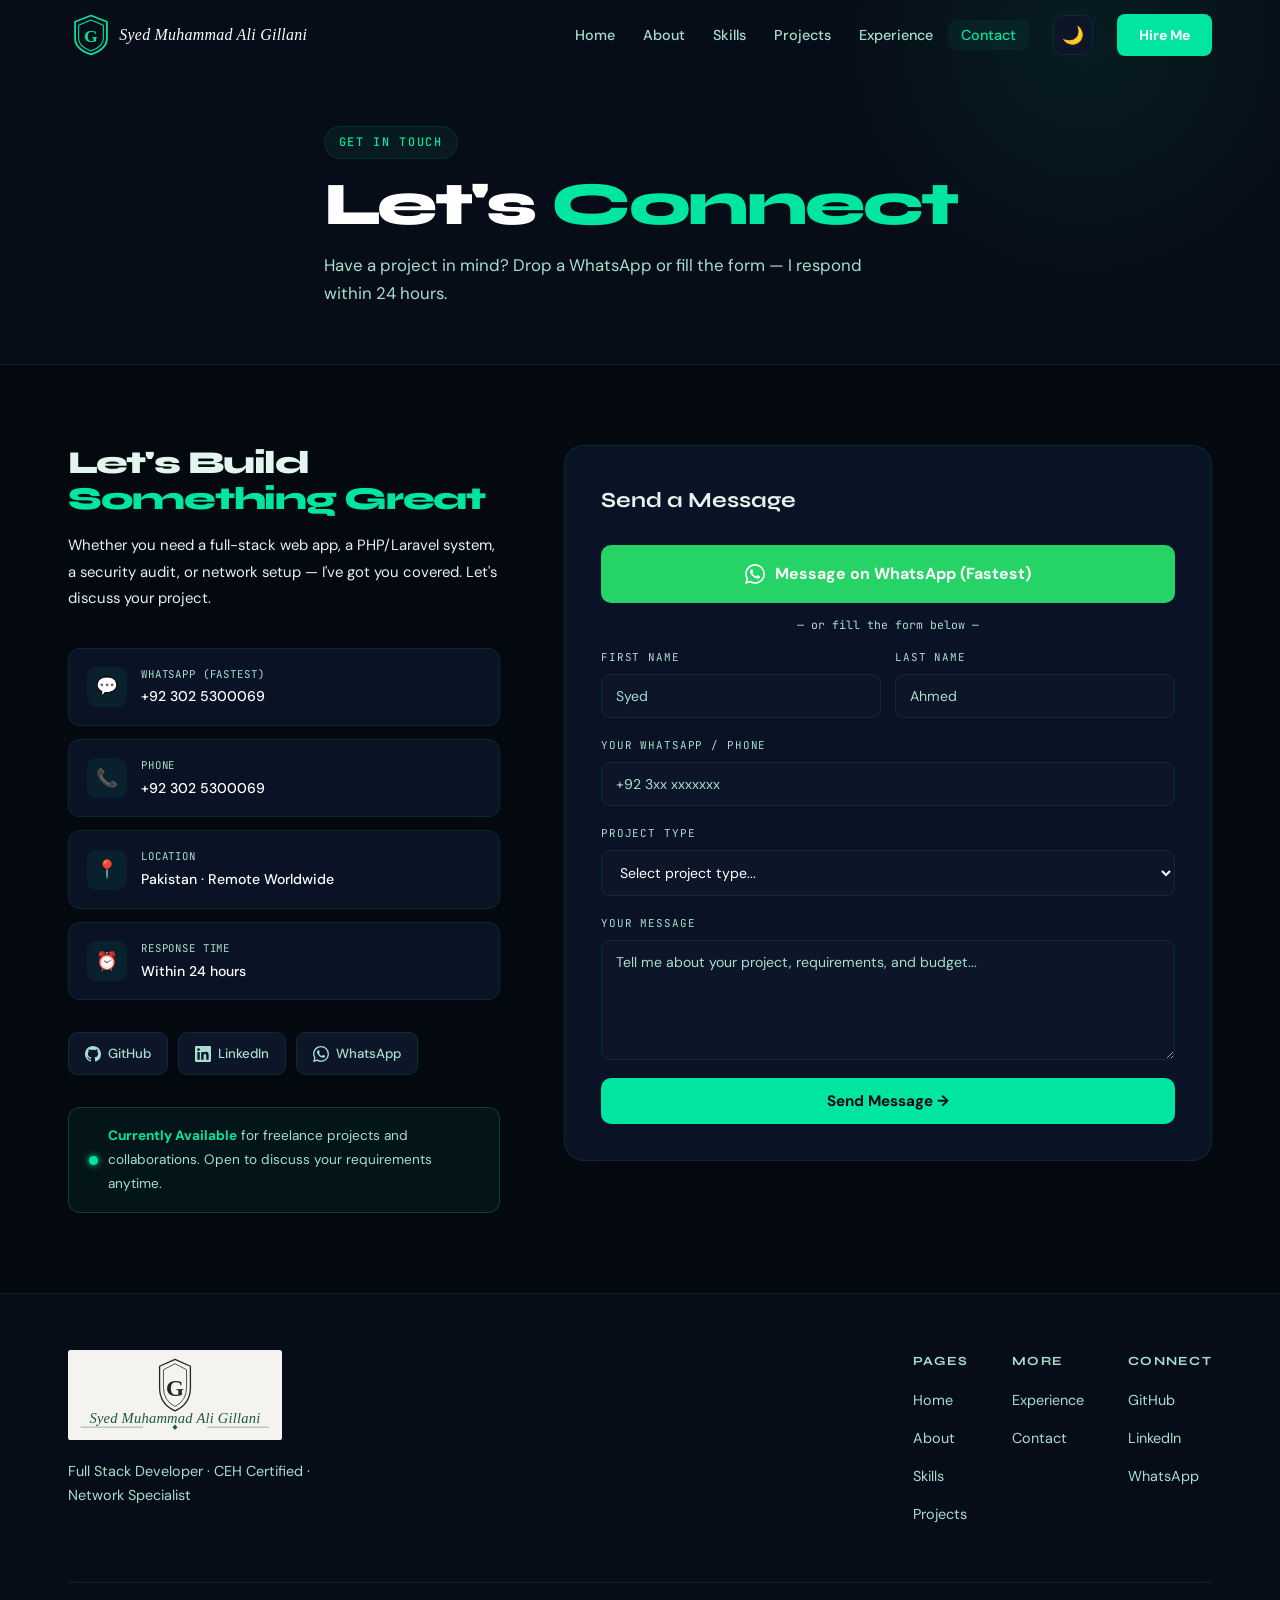
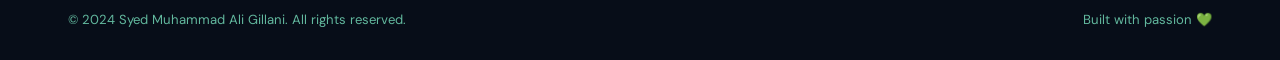
<file: pages/contact.html>
<!DOCTYPE html>
<html lang="en">
<head>
  <meta charset="UTF-8" /><meta name="viewport" content="width=device-width, initial-scale=1.0" />
  <title>Contact Syed Muhammad Ali Gillani | Hire Full Stack Developer & CEH Certified — Pakistan</title>
  <meta name="description" content="Contact Syed Muhammad Ali Gillani for MERN Stack, PHP Laravel web development, cybersecurity audits, or network projects. WhatsApp: +92 302 5300069. Available for freelance worldwide. Fast response within 24 hours." />
  <meta name="keywords" content="Contact Syed Muhammad Ali Gillani, Hire Full Stack Developer Pakistan, Hire MERN Developer Pakistan, Hire PHP Laravel Developer Pakistan, Hire CEH Ethical Hacker Pakistan, WhatsApp Developer Pakistan, Freelance Full Stack Developer Pakistan, Hire React Developer, Remote Developer Pakistan, Web Developer for hire Pakistan" />
    <meta property="og:image" content="https://m-ali-gillani.dev/og-image.png" />
  <meta name="robots" content="index, follow, max-snippet:-1, max-image-preview:large" />
  <meta name="author" content="Syed Muhammad Ali Gillani" />
  <link rel="canonical" href="https://m-ali-gillani.dev/pages/contact.html" />
  <link rel="preconnect" href="https://fonts.googleapis.com"><link rel="preconnect" href="https://fonts.gstatic.com" crossorigin>
  <link href="https://fonts.googleapis.com/css2?family=Syne:wght@400;500;600;700;800&family=DM+Sans:ital,wght@0,300;0,400;0,500;1,300&family=JetBrains+Mono:wght@400;500&display=swap" rel="stylesheet">
  <link rel="stylesheet" href="../css/style.css" />
  <style>
    .contact-main { padding: 80px 0; }
    .contact-grid { display: grid; grid-template-columns: 1fr 1.5fr; gap: 64px; align-items: start; }
    .contact-left h2 { font-family: var(--font-h); font-size: 2rem; font-weight: 800; letter-spacing: -0.04em; line-height: 1.15; margin-bottom: 14px; }
    .contact-left h2 span { color: var(--accent); }
    .contact-left > p { font-size: 0.93rem; color: var(--text-body); line-height: 1.78; margin-bottom: 36px; }
    .c-methods { display: flex; flex-direction: column; gap: 13px; margin-bottom: 32px; }
    .c-method {
      display: flex; align-items: center; gap: 14px;
      background: var(--bg-card); border: 1px solid var(--border);
      border-radius: var(--r); padding: 16px 18px;
      text-decoration: none; color: inherit; transition: all var(--t);
    }
    .c-method:hover { border-color: var(--border-h); transform: translateX(5px); }
    .cm-ic { width: 40px; height: 40px; background: var(--glow-soft); border-radius: 9px; display: flex; align-items: center; justify-content: center; font-size: 1.1rem; flex-shrink: 0; }
    .cm-lbl { font-family: var(--font-m); font-size: 0.67rem; color: var(--text-muted); text-transform: uppercase; letter-spacing: 0.08em; margin-bottom: 1px; }
    .cm-val { font-size: 0.88rem; font-weight: 500; color: var(--text); }
    .socials { display: flex; gap: 10px; flex-wrap: wrap; }
    .soc-btn {
      display: flex; align-items: center; gap: 7px;
      background: var(--bg-3); border: 1px solid var(--border);
      border-radius: 9px; padding: 9px 16px;
      font-size: 0.83rem; font-weight: 500; color: var(--text-muted);
      text-decoration: none; transition: all var(--t);
    }
    .soc-btn:hover { border-color: var(--border-h); color: var(--accent); }
    .avail-strip {
      background: rgba(0,229,160,0.06); border: 1px solid rgba(0,229,160,0.22);
      border-radius: var(--r); padding: 16px 20px;
      display: flex; align-items: center; gap: 10px; margin-top: 32px;
    }
    .av-dot { width: 9px; height: 9px; background: var(--accent); border-radius: 50%; animation: blink 1.6s ease-in-out infinite; flex-shrink: 0; box-shadow: 0 0 7px var(--accent); }
    @keyframes blink { 0%,100%{opacity:1;} 50%{opacity:0.25;} }
    .av-txt { font-size: 0.85rem; color: var(--text-muted); }
    .av-txt strong { color: var(--accent); }

    /* FORM */
    .c-form-box { background: var(--bg-card); border: 1px solid var(--border); border-radius: var(--r-lg); padding: 36px; }
    .c-form-box h3 { font-family: var(--font-h); font-size: 1.35rem; font-weight: 700; margin-bottom: 26px; }
    .f-row { display: grid; grid-template-columns: 1fr 1fr; gap: 14px; }
    .fg { display: flex; flex-direction: column; gap: 7px; margin-bottom: 18px; }
    .fg label { font-family: var(--font-m); font-size: 0.68rem; color: var(--text-muted); text-transform: uppercase; letter-spacing: 0.08em; }
    .fg input, .fg textarea, .fg select {
      background: var(--bg-3); border: 1px solid var(--border);
      border-radius: 9px; padding: 12px 14px;
      font-family: var(--font-b); font-size: 0.88rem; color: var(--text);
      outline: none; transition: border-color var(--t); width: 100%;
    }
    .fg input:focus, .fg textarea:focus, .fg select:focus { border-color: var(--accent); box-shadow: 0 0 0 3px rgba(0,229,160,0.09); }
    .fg input::placeholder, .fg textarea::placeholder { color: var(--text-muted); }
    .fg textarea { resize: vertical; min-height: 120px; }
    .fg select { cursor: pointer; }
    .fg select option { background: var(--bg-2); }
    /* WHATSAPP CTA inside form */
    .wa-primary {
      display: flex; align-items: center; justify-content: center; gap: 10px;
      width: 100%; background: #25D366; color: #fff;
      border: none; border-radius: 10px; padding: 15px;
      font-family: var(--font-b); font-size: 1rem; font-weight: 700;
      text-decoration: none; cursor: pointer; transition: all var(--t);
      margin-bottom: 12px;
    }
    .wa-primary:hover { background: #1ebe5d; transform: translateY(-2px); box-shadow: 0 8px 28px rgba(37,211,102,0.32); }
    .form-sub {
      width: 100%; background: var(--accent); color: var(--bg);
      border: none; border-radius: 10px; padding: 13px;
      font-family: var(--font-b); font-size: 0.95rem; font-weight: 700;
      cursor: pointer; transition: all var(--t);
    }
    .form-sub:hover { opacity: 0.85; transform: translateY(-2px); box-shadow: 0 8px 26px rgba(0,229,160,0.28); }
    .f-success { display: none; background: rgba(0,229,160,0.07); border: 1px solid rgba(0,229,160,0.25); border-radius: 9px; padding: 14px 18px; font-size: 0.88rem; color: var(--accent); margin-top: 14px; text-align: center; }
    .or-divider { text-align: center; font-family: var(--font-m); font-size: 0.72rem; color: var(--text-muted); margin: 12px 0; }
    @media (max-width: 900px) { .contact-grid { grid-template-columns: 1fr; gap: 36px; } }
    @media (max-width: 640px) { .f-row { grid-template-columns: 1fr; } .c-form-box { padding: 22px; } }
  </style>
</head>
<body>
<nav class="navbar" id="navbar">
  <div class="nav-inner">
    <a href="../index.html" class="nav-logo" aria-label="Syed Muhammad Ali Gillani"><img src="../images/logo-nav-dark.svg" alt="SMAG Logo" class="nav-logo-svg logo-svg-dark" /><img src="../images/logo-nav-light.svg" alt="SMAG Logo" class="nav-logo-svg logo-svg-light" /></a>
    <ul class="nav-links">
      <li><a href="../index.html" class="nav-link">Home</a></li><li><a href="about.html" class="nav-link">About</a></li>
      <li><a href="skills.html" class="nav-link">Skills</a></li><li><a href="projects.html" class="nav-link">Projects</a></li>
      <li><a href="experience.html" class="nav-link">Experience</a></li><li><a href="contact.html" class="nav-link active">Contact</a></li>
    </ul>
    <button class="theme-toggle" aria-label="Toggle theme"><span class="icon-dark">🌙</span><span class="icon-light">☀️</span></button>
    <a href="contact.html" class="nav-cta">Hire Me</a>
    <button class="hamburger" id="hamburger"><span></span><span></span><span></span></button>
  </div>
  <div class="mobile-menu" id="mobileMenu"><ul>
    <li><a href="../index.html">Home</a></li><li><a href="about.html">About</a></li>
    <li><a href="skills.html">Skills</a></li><li><a href="projects.html">Projects</a></li>
    <li><a href="experience.html">Experience</a></li><li><a href="contact.html">Contact</a></li>
  </ul></div>
</nav>

<section class="page-hero">
  <div class="container"><div class="page-hero-content">
    <span class="s-tag">Get In Touch</span>
    <h1>Let's <em>Connect</em></h1>
    <p>Have a project in mind? Drop a WhatsApp or fill the form — I respond within 24 hours.</p>
  </div></div>
</section>

<main class="contact-main">
  <div class="container">
    <div class="contact-grid">

      <div class="contact-left fi">
        <h2>Let's Build <span>Something Great</span></h2>
        <p>Whether you need a full-stack web app, a PHP/Laravel system, a security audit, or network setup — I've got you covered. Let's discuss your project.</p>

        <div class="c-methods">
          <a href="https://wa.me/923025300069" target="_blank" rel="noopener" class="c-method">
            <div class="cm-ic">💬</div>
            <div><div class="cm-lbl">WhatsApp (Fastest)</div><div class="cm-val">+92 302 5300069</div></div>
          </a>
          <a href="tel:+923025300069" class="c-method">
            <div class="cm-ic">📞</div>
            <div><div class="cm-lbl">Phone</div><div class="cm-val">+92 302 5300069</div></div>
          </a>
          <div class="c-method" style="cursor:default;">
            <div class="cm-ic">📍</div>
            <div><div class="cm-lbl">Location</div><div class="cm-val">Pakistan · Remote Worldwide</div></div>
          </div>
          <div class="c-method" style="cursor:default;">
            <div class="cm-ic">⏰</div>
            <div><div class="cm-lbl">Response Time</div><div class="cm-val">Within 24 hours</div></div>
          </div>
        </div>

        <div class="socials">
          <a href="https://github.com/m-ali-12" target="_blank" rel="noopener" class="soc-btn">
            <svg width="16" height="16" viewBox="0 0 24 24" fill="currentColor"><path d="M12 0C5.37 0 0 5.37 0 12c0 5.31 3.435 9.795 8.205 11.385.6.105.825-.255.825-.57 0-.285-.015-1.23-.015-2.235-3.015.555-3.795-.735-4.035-1.41-.135-.345-.72-1.41-1.23-1.695-.42-.225-1.02-.78-.015-.795.945-.015 1.62.87 1.845 1.23 1.08 1.815 2.805 1.305 3.495.99.105-.78.42-1.305.765-1.605-2.67-.3-5.46-1.335-5.46-5.925 0-1.305.465-2.385 1.23-3.225-.12-.3-.54-1.53.12-3.18 0 0 1.005-.315 3.3 1.23.96-.27 1.98-.405 3-.405s2.04.135 3 .405c2.295-1.56 3.3-1.23 3.3-1.23.66 1.65.24 2.88.12 3.18.765.84 1.23 1.905 1.23 3.225 0 4.605-2.805 5.625-5.475 5.925.435.375.81 1.095.81 2.22 0 1.605-.015 2.895-.015 3.3 0 .315.225.69.825.57A12.02 12.02 0 0024 12c0-6.63-5.37-12-12-12z"/></svg>
            GitHub
          </a>
          <a href="https://www.linkedin.com/in/m-ali-gillani/" target="_blank" rel="noopener" class="soc-btn">
            <svg width="16" height="16" viewBox="0 0 24 24" fill="currentColor"><path d="M20.447 20.452h-3.554v-5.569c0-1.328-.027-3.037-1.852-3.037-1.853 0-2.136 1.445-2.136 2.939v5.667H9.351V9h3.414v1.561h.046c.477-.9 1.637-1.85 3.37-1.85 3.601 0 4.267 2.37 4.267 5.455v6.286zM5.337 7.433a2.062 2.062 0 01-2.063-2.065 2.064 2.064 0 112.063 2.065zm1.782 13.019H3.555V9h3.564v11.452zM22.225 0H1.771C.792 0 0 .774 0 1.729v20.542C0 23.227.792 24 1.771 24h20.451C23.2 24 24 23.227 24 22.271V1.729C24 .774 23.2 0 22.222 0h.003z"/></svg>
            LinkedIn
          </a>
          <a href="https://wa.me/923025300069" target="_blank" rel="noopener" class="soc-btn">
            <svg width="16" height="16" viewBox="0 0 24 24" fill="currentColor"><path d="M17.472 14.382c-.297-.149-1.758-.867-2.03-.967-.273-.099-.471-.148-.67.15-.197.297-.767.966-.94 1.164-.173.199-.347.223-.644.075-.297-.15-1.255-.463-2.39-1.475-.883-.788-1.48-1.761-1.653-2.059-.173-.297-.018-.458.13-.606.134-.133.298-.347.446-.52.149-.174.198-.298.298-.497.099-.198.05-.371-.025-.52-.075-.149-.669-1.612-.916-2.207-.242-.579-.487-.5-.669-.51-.173-.008-.371-.01-.57-.01-.198 0-.52.074-.792.372-.272.297-1.04 1.016-1.04 2.479 0 1.462 1.065 2.875 1.213 3.074.149.198 2.096 3.2 5.077 4.487.709.306 1.262.489 1.694.625.712.227 1.36.195 1.871.118.571-.085 1.758-.719 2.006-1.413.248-.694.248-1.289.173-1.413-.074-.124-.272-.198-.57-.347m-5.421 7.403h-.004a9.87 9.87 0 01-5.031-1.378l-.361-.214-3.741.982.998-3.648-.235-.374a9.86 9.86 0 01-1.51-5.26c.001-5.45 4.436-9.884 9.888-9.884 2.64 0 5.122 1.03 6.988 2.898a9.825 9.825 0 012.893 6.994c-.003 5.45-4.437 9.884-9.885 9.884m8.413-18.297A11.815 11.815 0 0012.05 0C5.495 0 .16 5.335.157 11.892c0 2.096.547 4.142 1.588 5.945L.057 24l6.305-1.654a11.882 11.882 0 005.683 1.448h.005c6.554 0 11.89-5.335 11.893-11.893a11.821 11.821 0 00-3.48-8.413Z"/></svg>
            WhatsApp
          </a>
        </div>

        <div class="avail-strip">
          <div class="av-dot"></div>
          <div class="av-txt"><strong>Currently Available</strong> for freelance projects and collaborations. Open to discuss your requirements anytime.</div>
        </div>
      </div>

      <div class="c-form-box fi">
        <h3>Send a Message</h3>
        <a href="https://wa.me/923025300069?text=Hi%20Ali%2C%20I%20found%20your%20portfolio%20and%20want%20to%20discuss%20a%20project!" target="_blank" rel="noopener" class="wa-primary">
          <svg width="20" height="20" viewBox="0 0 24 24" fill="currentColor"><path d="M17.472 14.382c-.297-.149-1.758-.867-2.03-.967-.273-.099-.471-.148-.67.15-.197.297-.767.966-.94 1.164-.173.199-.347.223-.644.075-.297-.15-1.255-.463-2.39-1.475-.883-.788-1.48-1.761-1.653-2.059-.173-.297-.018-.458.13-.606.134-.133.298-.347.446-.52.149-.174.198-.298.298-.497.099-.198.05-.371-.025-.52-.075-.149-.669-1.612-.916-2.207-.242-.579-.487-.5-.669-.51-.173-.008-.371-.01-.57-.01-.198 0-.52.074-.792.372-.272.297-1.04 1.016-1.04 2.479 0 1.462 1.065 2.875 1.213 3.074.149.198 2.096 3.2 5.077 4.487.709.306 1.262.489 1.694.625.712.227 1.36.195 1.871.118.571-.085 1.758-.719 2.006-1.413.248-.694.248-1.289.173-1.413-.074-.124-.272-.198-.57-.347m-5.421 7.403h-.004a9.87 9.87 0 01-5.031-1.378l-.361-.214-3.741.982.998-3.648-.235-.374a9.86 9.86 0 01-1.51-5.26c.001-5.45 4.436-9.884 9.888-9.884 2.64 0 5.122 1.03 6.988 2.898a9.825 9.825 0 012.893 6.994c-.003 5.45-4.437 9.884-9.885 9.884m8.413-18.297A11.815 11.815 0 0012.05 0C5.495 0 .16 5.335.157 11.892c0 2.096.547 4.142 1.588 5.945L.057 24l6.305-1.654a11.882 11.882 0 005.683 1.448h.005c6.554 0 11.89-5.335 11.893-11.893a11.821 11.821 0 00-3.48-8.413Z"/></svg>
          Message on WhatsApp (Fastest)
        </a>
        <div class="or-divider">— or fill the form below —</div>
        <div class="f-row">
          <div class="fg"><label>First Name</label><input type="text" placeholder="Syed" /></div>
          <div class="fg"><label>Last Name</label><input type="text" placeholder="Ahmed" /></div>
        </div>
        <div class="fg"><label>Your WhatsApp / Phone</label><input type="tel" placeholder="+92 3xx xxxxxxx" /></div>
        <div class="fg"><label>Project Type</label>
          <select>
            <option value="">Select project type...</option>
            <option>Full Stack Web Application (MERN)</option>
            <option>PHP / Laravel Development</option>
            <option>Security Audit / Penetration Testing</option>
            <option>Network Setup & Administration</option>
            <option>E-Commerce Store</option>
            <option>Other / Not sure yet</option>
          </select>
        </div>
        <div class="fg"><label>Your Message</label><textarea placeholder="Tell me about your project, requirements, and budget..."></textarea></div>
        <button class="form-sub" onclick="handleSub(event)">Send Message →</button>
        <div class="f-success" id="fSuccess">✅ Message received! I'll reach out on WhatsApp within 24 hours.</div>
      </div>

    </div>
  </div>
</main>

<footer class="footer"><div class="container">
  <div class="footer-top">
    <div class="footer-brand"><a href="../index.html" class="nav-logo" aria-label="Syed Muhammad Ali Gillani"><img src="../images/smag-logo-full.svg" alt="Syed Muhammad Ali Gillani" class="footer-logo-svg" /></a><p>Full Stack Developer · CEH Certified · Network Specialist</p></div>
    <div class="footer-links">
      <div class="footer-col"><h4>Pages</h4><ul><li><a href="../index.html">Home</a></li><li><a href="about.html">About</a></li><li><a href="skills.html">Skills</a></li><li><a href="projects.html">Projects</a></li></ul></div>
      <div class="footer-col"><h4>More</h4><ul><li><a href="experience.html">Experience</a></li><li><a href="contact.html">Contact</a></li></ul></div>
      <div class="footer-col"><h4>Connect</h4><ul><li><a href="https://github.com/m-ali-12" target="_blank">GitHub</a></li><li><a href="https://www.linkedin.com/in/m-ali-gillani/" target="_blank">LinkedIn</a></li><li><a href="https://wa.me/923025300069" target="_blank">WhatsApp</a></li></ul></div>
    </div>
  </div>
  <div class="footer-bottom"><p>© 2024 Syed Muhammad Ali Gillani. All rights reserved.</p><p>Built with passion 💚</p></div>
</div></footer>

<script src="../js/main.js"></script>
<script>
  function handleSub(e) {
    e.preventDefault();
    const btn = e.target;
    btn.textContent = 'Sending...'; btn.disabled = true;
    setTimeout(() => {
      btn.textContent = 'Sent ✅';
      document.getElementById('fSuccess').style.display = 'block';
    }, 1400);
  }
</script>
</body>
</html>
</file>
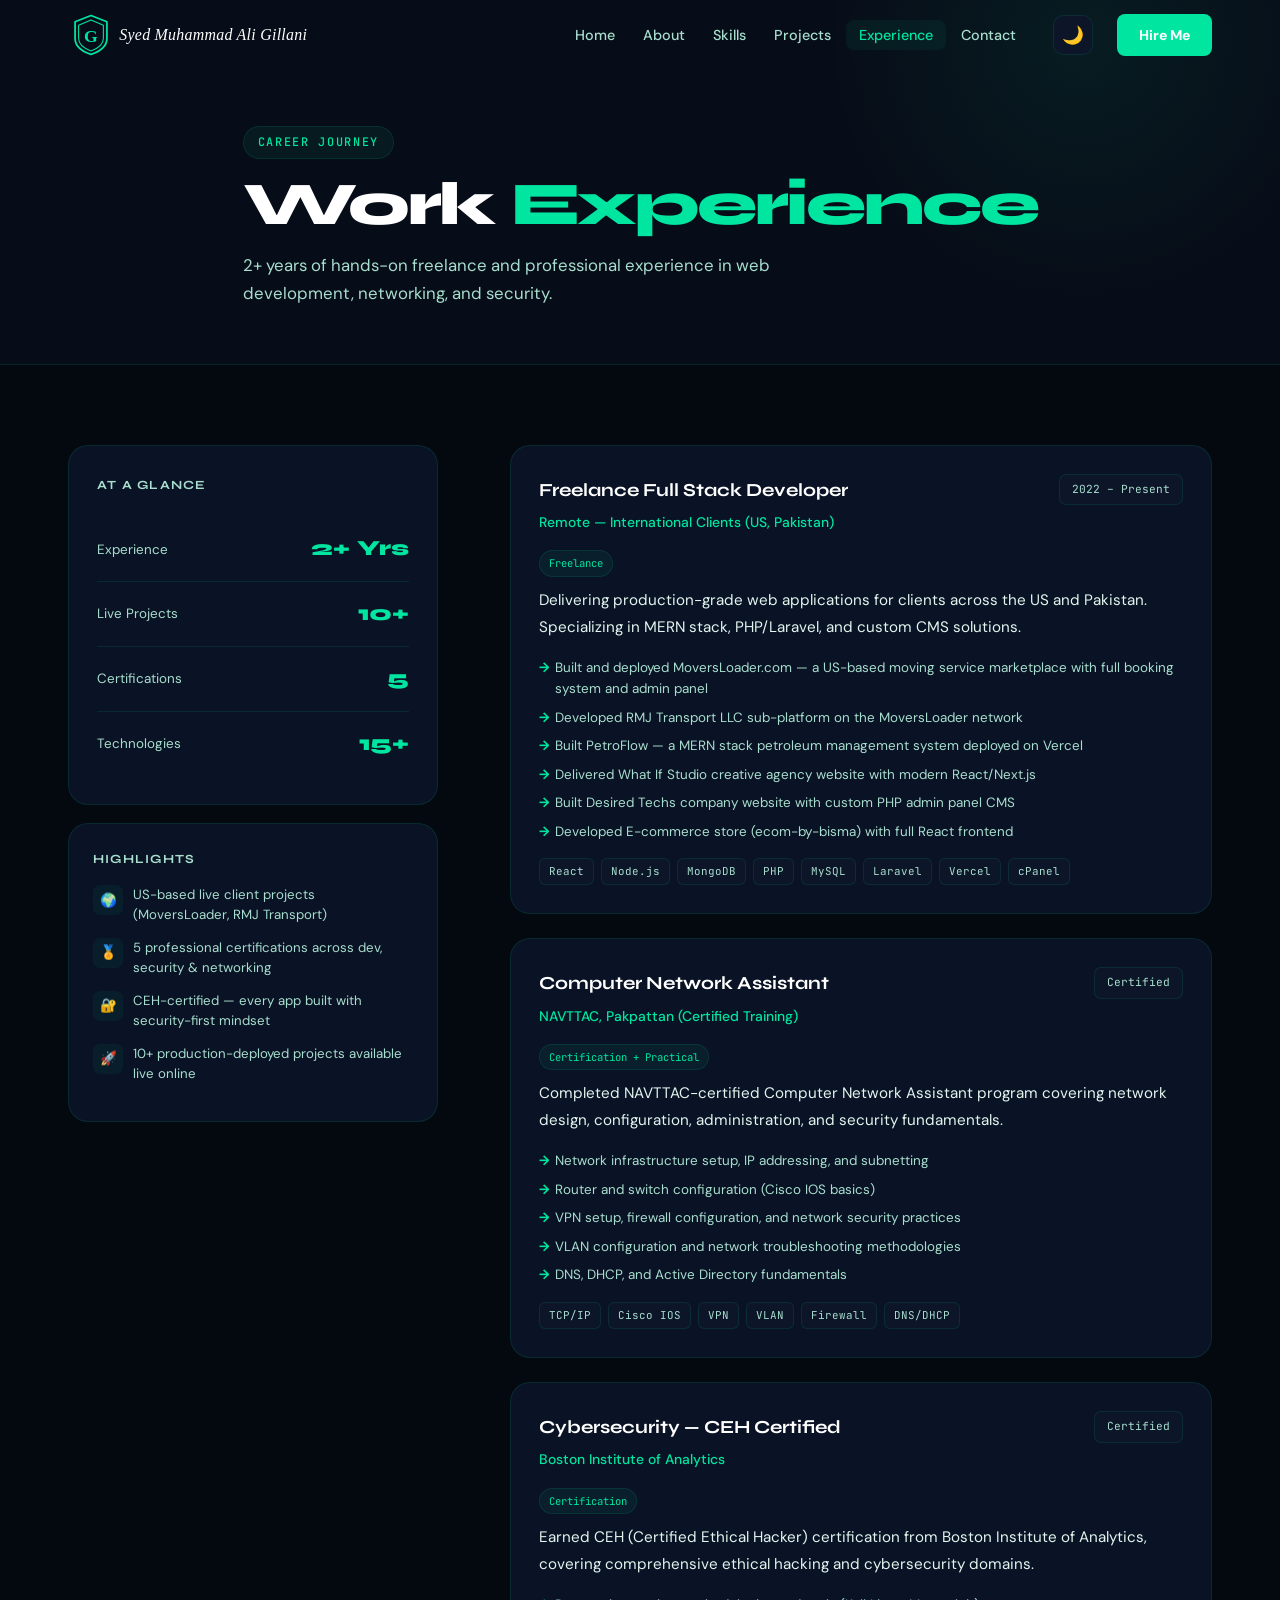
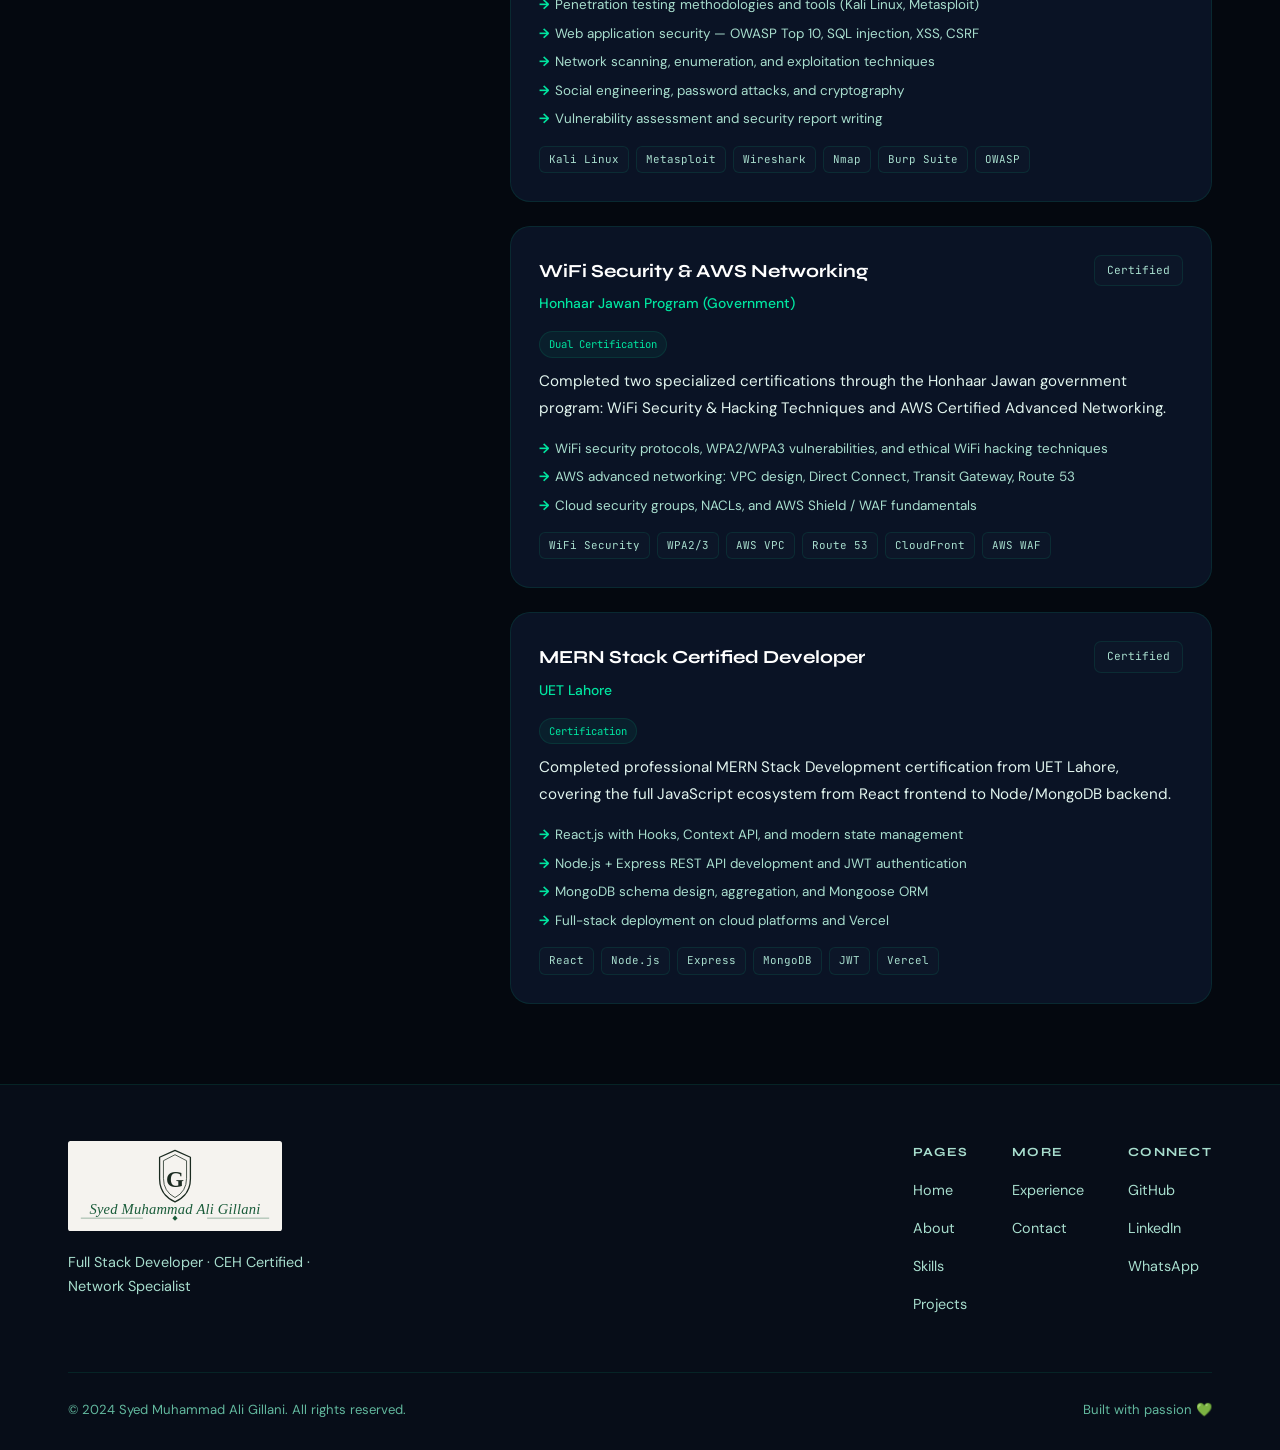
<file: pages/experience.html>
<!DOCTYPE html>
<html lang="en">
<head>
  <meta charset="UTF-8" /><meta name="viewport" content="width=device-width, initial-scale=1.0" />
  <title>Experience | Syed Muhammad Ali Gillani — Full Stack Developer, CEH, MERN, Network & AWS Certified</title>
  <meta name="description" content="Professional experience of Syed Muhammad Ali Gillani: 2+ years freelance Full Stack Developer (MERN + PHP Laravel), Computer Network Assistant NAVTTAC, CEH by Boston Institute of Analytics, MERN by UET Lahore, AWS Advanced Networking & WiFi Security by Honhaar Jawan." />
  <meta name="keywords" content="Syed Muhammad Ali Gillani Experience, Ali Gillani work experience, Full Stack Developer experience Pakistan, Freelance MERN Developer, PHP Laravel experience, CEH Certified experience, Network Assistant NAVTTAC experience, AWS Networking experience, MoversLoader developer, Desired Techs developer" />
    <meta property="og:image" content="https://m-ali-gillani.dev/og-image.png" />
  <meta name="robots" content="index, follow, max-snippet:-1, max-image-preview:large" />
  <meta name="author" content="Syed Muhammad Ali Gillani" />
  <link rel="canonical" href="https://m-ali-gillani.dev/pages/experience.html" />
  <link rel="preconnect" href="https://fonts.googleapis.com"><link rel="preconnect" href="https://fonts.gstatic.com" crossorigin>
  <link href="https://fonts.googleapis.com/css2?family=Syne:wght@400;500;600;700;800&family=DM+Sans:ital,wght@0,300;0,400;0,500;1,300&family=JetBrains+Mono:wght@400;500&display=swap" rel="stylesheet">
  <link rel="stylesheet" href="../css/style.css" />
  <style>
    .exp-main { padding: 80px 0; }
    .exp-layout { display: grid; grid-template-columns: 1fr 1.9fr; gap: 72px; align-items: start; }
    .exp-sidebar { position: sticky; top: 88px; display: flex; flex-direction: column; gap: 18px; }
    .stat-box { background: var(--bg-card); border: 1px solid var(--border); border-radius: var(--r-lg); padding: 28px; }
    .stat-box h3 { font-family: var(--font-h); font-size: 0.78rem; font-weight: 700; text-transform: uppercase; letter-spacing: 0.1em; color: var(--text-muted); margin-bottom: 22px; }
    .sb-row { display: flex; justify-content: space-between; align-items: center; padding: 13px 0; border-bottom: 1px solid var(--border); }
    .sb-row:last-child { border-bottom: none; }
    .sb-label { font-size: 0.84rem; color: var(--text-muted); }
    .sb-val { font-family: var(--font-h); font-size: 1.35rem; font-weight: 800; color: var(--accent); }
    .hl-box { background: var(--bg-card); border: 1px solid var(--border); border-radius: var(--r-lg); padding: 24px; }
    .hl-box h3 { font-family: var(--font-h); font-size: 0.78rem; font-weight: 700; text-transform: uppercase; letter-spacing: 0.1em; color: var(--text-muted); margin-bottom: 16px; }
    .hl-item { display: flex; align-items: flex-start; gap: 10px; margin-bottom: 13px; }
    .hl-ic { width: 30px; height: 30px; background: var(--glow-soft); border-radius: 7px; display: flex; align-items: center; justify-content: center; flex-shrink: 0; font-size: 0.85rem; }
    .hl-t { font-size: 0.83rem; color: var(--text-muted); line-height: 1.5; }

    /* EXP CARDS */
    .exp-cards { display: flex; flex-direction: column; gap: 24px; }
    .exp-card {
      background: var(--bg-card); border: 1px solid var(--border);
      border-radius: var(--r-lg); padding: 28px;
      transition: all var(--t); position: relative;
    }
    .exp-card:hover { border-color: var(--border-h); transform: translateX(5px); box-shadow: 0 12px 40px rgba(0,0,0,0.28); }
    .exp-card::before { content:''; position:absolute; left:-1px; top:24px; bottom:24px; width:3px; background:var(--accent); border-radius:0 2px 2px 0; opacity:0; transition:opacity var(--t); }
    .exp-card:hover::before { opacity:1; }
    .ec-head { display: flex; justify-content: space-between; align-items: flex-start; gap: 14px; margin-bottom: 14px; flex-wrap: wrap; }
    .ec-role { font-family: var(--font-h); font-size: 1.15rem; font-weight: 700; color: var(--text); margin-bottom: 4px; }
    .ec-company { font-size: 0.87rem; color: var(--accent); font-weight: 500; }
    .ec-date { font-family: var(--font-m); font-size: 0.7rem; color: var(--text-muted); background: var(--bg-3); border: 1px solid var(--border); border-radius: 7px; padding: 5px 12px; white-space: nowrap; }
    .ec-type { display: inline-block; font-family: var(--font-m); font-size: 0.66rem; color: var(--accent); background: var(--glow-soft); border: 1px solid var(--border); padding: 3px 9px; border-radius: 20px; margin-bottom: 10px; }
    .ec-desc { font-size: 0.95rem; color: var(--text-body); line-height: 1.78; margin-bottom: 16px; }
    .ec-list { list-style: none; display: flex; flex-direction: column; gap: 7px; margin-bottom: 16px; }
    .ec-list li { font-size: 0.84rem; color: var(--text-muted); padding-left: 16px; position: relative; line-height: 1.6; }
    .ec-list li::before { content: '→'; position: absolute; left: 0; color: var(--accent); font-weight: 700; }
    .ec-tech { display: flex; flex-wrap: wrap; gap: 7px; }
    .ec-tech span { font-family: var(--font-m); font-size: 0.68rem; color: var(--text-muted); background: var(--bg-3); border: 1px solid var(--border); padding: 3px 9px; border-radius: 6px; }
    @media (max-width: 900px) { .exp-layout { grid-template-columns: 1fr; gap: 36px; } .exp-sidebar { position: static; } }
  </style>
</head>
<body>
<nav class="navbar" id="navbar">
  <div class="nav-inner">
    <a href="../index.html" class="nav-logo" aria-label="Syed Muhammad Ali Gillani"><img src="../images/logo-nav-dark.svg" alt="SMAG Logo" class="nav-logo-svg logo-svg-dark" /><img src="../images/logo-nav-light.svg" alt="SMAG Logo" class="nav-logo-svg logo-svg-light" /></a>
    <ul class="nav-links">
      <li><a href="../index.html" class="nav-link">Home</a></li><li><a href="about.html" class="nav-link">About</a></li>
      <li><a href="skills.html" class="nav-link">Skills</a></li><li><a href="projects.html" class="nav-link">Projects</a></li>
      <li><a href="experience.html" class="nav-link active">Experience</a></li><li><a href="contact.html" class="nav-link">Contact</a></li>
    </ul>
    <button class="theme-toggle" aria-label="Toggle theme"><span class="icon-dark">🌙</span><span class="icon-light">☀️</span></button>
    <a href="contact.html" class="nav-cta">Hire Me</a>
    <button class="hamburger" id="hamburger"><span></span><span></span><span></span></button>
  </div>
  <div class="mobile-menu" id="mobileMenu"><ul>
    <li><a href="../index.html">Home</a></li><li><a href="about.html">About</a></li>
    <li><a href="skills.html">Skills</a></li><li><a href="projects.html">Projects</a></li>
    <li><a href="experience.html">Experience</a></li><li><a href="contact.html">Contact</a></li>
  </ul></div>
</nav>

<section class="page-hero">
  <div class="container"><div class="page-hero-content">
    <span class="s-tag">Career Journey</span>
    <h1>Work <em>Experience</em></h1>
    <p>2+ years of hands-on freelance and professional experience in web development, networking, and security.</p>
  </div></div>
</section>

<main class="exp-main">
  <div class="container">
    <div class="exp-layout">

      <div class="exp-sidebar fi">
        <div class="stat-box">
          <h3>At a Glance</h3>
          <div class="sb-row"><span class="sb-label">Experience</span><span class="sb-val">2+ Yrs</span></div>
          <div class="sb-row"><span class="sb-label">Live Projects</span><span class="sb-val">10+</span></div>
          <div class="sb-row"><span class="sb-label">Certifications</span><span class="sb-val">5</span></div>
          <div class="sb-row"><span class="sb-label">Technologies</span><span class="sb-val">15+</span></div>
        </div>
        <div class="hl-box">
          <h3>Highlights</h3>
          <div class="hl-item"><div class="hl-ic">🌍</div><div class="hl-t">US-based live client projects (MoversLoader, RMJ Transport)</div></div>
          <div class="hl-item"><div class="hl-ic">🏅</div><div class="hl-t">5 professional certifications across dev, security & networking</div></div>
          <div class="hl-item"><div class="hl-ic">🔐</div><div class="hl-t">CEH-certified — every app built with security-first mindset</div></div>
          <div class="hl-item"><div class="hl-ic">🚀</div><div class="hl-t">10+ production-deployed projects available live online</div></div>
        </div>
      </div>

      <div class="exp-cards fi">

        <div class="exp-card">
          <div class="ec-head">
            <div><div class="ec-role">Freelance Full Stack Developer</div><div class="ec-company">Remote — International Clients (US, Pakistan)</div></div>
            <div class="ec-date">2022 – Present</div>
          </div>
          <span class="ec-type">Freelance</span>
          <p class="ec-desc">Delivering production-grade web applications for clients across the US and Pakistan. Specializing in MERN stack, PHP/Laravel, and custom CMS solutions.</p>
          <ul class="ec-list">
            <li>Built and deployed MoversLoader.com — a US-based moving service marketplace with full booking system and admin panel</li>
            <li>Developed RMJ Transport LLC sub-platform on the MoversLoader network</li>
            <li>Built PetroFlow — a MERN stack petroleum management system deployed on Vercel</li>
            <li>Delivered What If Studio creative agency website with modern React/Next.js</li>
            <li>Built Desired Techs company website with custom PHP admin panel CMS</li>
            <li>Developed E-commerce store (ecom-by-bisma) with full React frontend</li>
          </ul>
          <div class="ec-tech"><span>React</span><span>Node.js</span><span>MongoDB</span><span>PHP</span><span>MySQL</span><span>Laravel</span><span>Vercel</span><span>cPanel</span></div>
        </div>

        <div class="exp-card">
          <div class="ec-head">
            <div><div class="ec-role">Computer Network Assistant</div><div class="ec-company">NAVTTAC, Pakpattan (Certified Training)</div></div>
            <div class="ec-date">Certified</div>
          </div>
          <span class="ec-type">Certification + Practical</span>
          <p class="ec-desc">Completed NAVTTAC-certified Computer Network Assistant program covering network design, configuration, administration, and security fundamentals.</p>
          <ul class="ec-list">
            <li>Network infrastructure setup, IP addressing, and subnetting</li>
            <li>Router and switch configuration (Cisco IOS basics)</li>
            <li>VPN setup, firewall configuration, and network security practices</li>
            <li>VLAN configuration and network troubleshooting methodologies</li>
            <li>DNS, DHCP, and Active Directory fundamentals</li>
          </ul>
          <div class="ec-tech"><span>TCP/IP</span><span>Cisco IOS</span><span>VPN</span><span>VLAN</span><span>Firewall</span><span>DNS/DHCP</span></div>
        </div>

        <div class="exp-card">
          <div class="ec-head">
            <div><div class="ec-role">Cybersecurity — CEH Certified</div><div class="ec-company">Boston Institute of Analytics</div></div>
            <div class="ec-date">Certified</div>
          </div>
          <span class="ec-type">Certification</span>
          <p class="ec-desc">Earned CEH (Certified Ethical Hacker) certification from Boston Institute of Analytics, covering comprehensive ethical hacking and cybersecurity domains.</p>
          <ul class="ec-list">
            <li>Penetration testing methodologies and tools (Kali Linux, Metasploit)</li>
            <li>Web application security — OWASP Top 10, SQL injection, XSS, CSRF</li>
            <li>Network scanning, enumeration, and exploitation techniques</li>
            <li>Social engineering, password attacks, and cryptography</li>
            <li>Vulnerability assessment and security report writing</li>
          </ul>
          <div class="ec-tech"><span>Kali Linux</span><span>Metasploit</span><span>Wireshark</span><span>Nmap</span><span>Burp Suite</span><span>OWASP</span></div>
        </div>

        <div class="exp-card">
          <div class="ec-head">
            <div><div class="ec-role">WiFi Security & AWS Networking</div><div class="ec-company">Honhaar Jawan Program (Government)</div></div>
            <div class="ec-date">Certified</div>
          </div>
          <span class="ec-type">Dual Certification</span>
          <p class="ec-desc">Completed two specialized certifications through the Honhaar Jawan government program: WiFi Security & Hacking Techniques and AWS Certified Advanced Networking.</p>
          <ul class="ec-list">
            <li>WiFi security protocols, WPA2/WPA3 vulnerabilities, and ethical WiFi hacking techniques</li>
            <li>AWS advanced networking: VPC design, Direct Connect, Transit Gateway, Route 53</li>
            <li>Cloud security groups, NACLs, and AWS Shield / WAF fundamentals</li>
          </ul>
          <div class="ec-tech"><span>WiFi Security</span><span>WPA2/3</span><span>AWS VPC</span><span>Route 53</span><span>CloudFront</span><span>AWS WAF</span></div>
        </div>

        <div class="exp-card">
          <div class="ec-head">
            <div><div class="ec-role">MERN Stack Certified Developer</div><div class="ec-company">UET Lahore</div></div>
            <div class="ec-date">Certified</div>
          </div>
          <span class="ec-type">Certification</span>
          <p class="ec-desc">Completed professional MERN Stack Development certification from UET Lahore, covering the full JavaScript ecosystem from React frontend to Node/MongoDB backend.</p>
          <ul class="ec-list">
            <li>React.js with Hooks, Context API, and modern state management</li>
            <li>Node.js + Express REST API development and JWT authentication</li>
            <li>MongoDB schema design, aggregation, and Mongoose ORM</li>
            <li>Full-stack deployment on cloud platforms and Vercel</li>
          </ul>
          <div class="ec-tech"><span>React</span><span>Node.js</span><span>Express</span><span>MongoDB</span><span>JWT</span><span>Vercel</span></div>
        </div>

      </div>
    </div>
  </div>
</main>

<footer class="footer"><div class="container">
  <div class="footer-top">
    <div class="footer-brand"><a href="../index.html" class="nav-logo" aria-label="Syed Muhammad Ali Gillani"><img src="../images/smag-logo-full.svg" alt="Syed Muhammad Ali Gillani" class="footer-logo-svg" /></a><p>Full Stack Developer · CEH Certified · Network Specialist</p></div>
    <div class="footer-links">
      <div class="footer-col"><h4>Pages</h4><ul><li><a href="../index.html">Home</a></li><li><a href="about.html">About</a></li><li><a href="skills.html">Skills</a></li><li><a href="projects.html">Projects</a></li></ul></div>
      <div class="footer-col"><h4>More</h4><ul><li><a href="experience.html">Experience</a></li><li><a href="contact.html">Contact</a></li></ul></div>
      <div class="footer-col"><h4>Connect</h4><ul><li><a href="https://github.com/m-ali-12" target="_blank">GitHub</a></li><li><a href="https://www.linkedin.com/in/m-ali-gillani/" target="_blank">LinkedIn</a></li><li><a href="https://wa.me/923025300069" target="_blank">WhatsApp</a></li></ul></div>
    </div>
  </div>
  <div class="footer-bottom"><p>© 2024 Syed Muhammad Ali Gillani. All rights reserved.</p><p>Built with passion 💚</p></div>
</div></footer>
<script src="../js/main.js"></script>
</body>
</html>
</file>
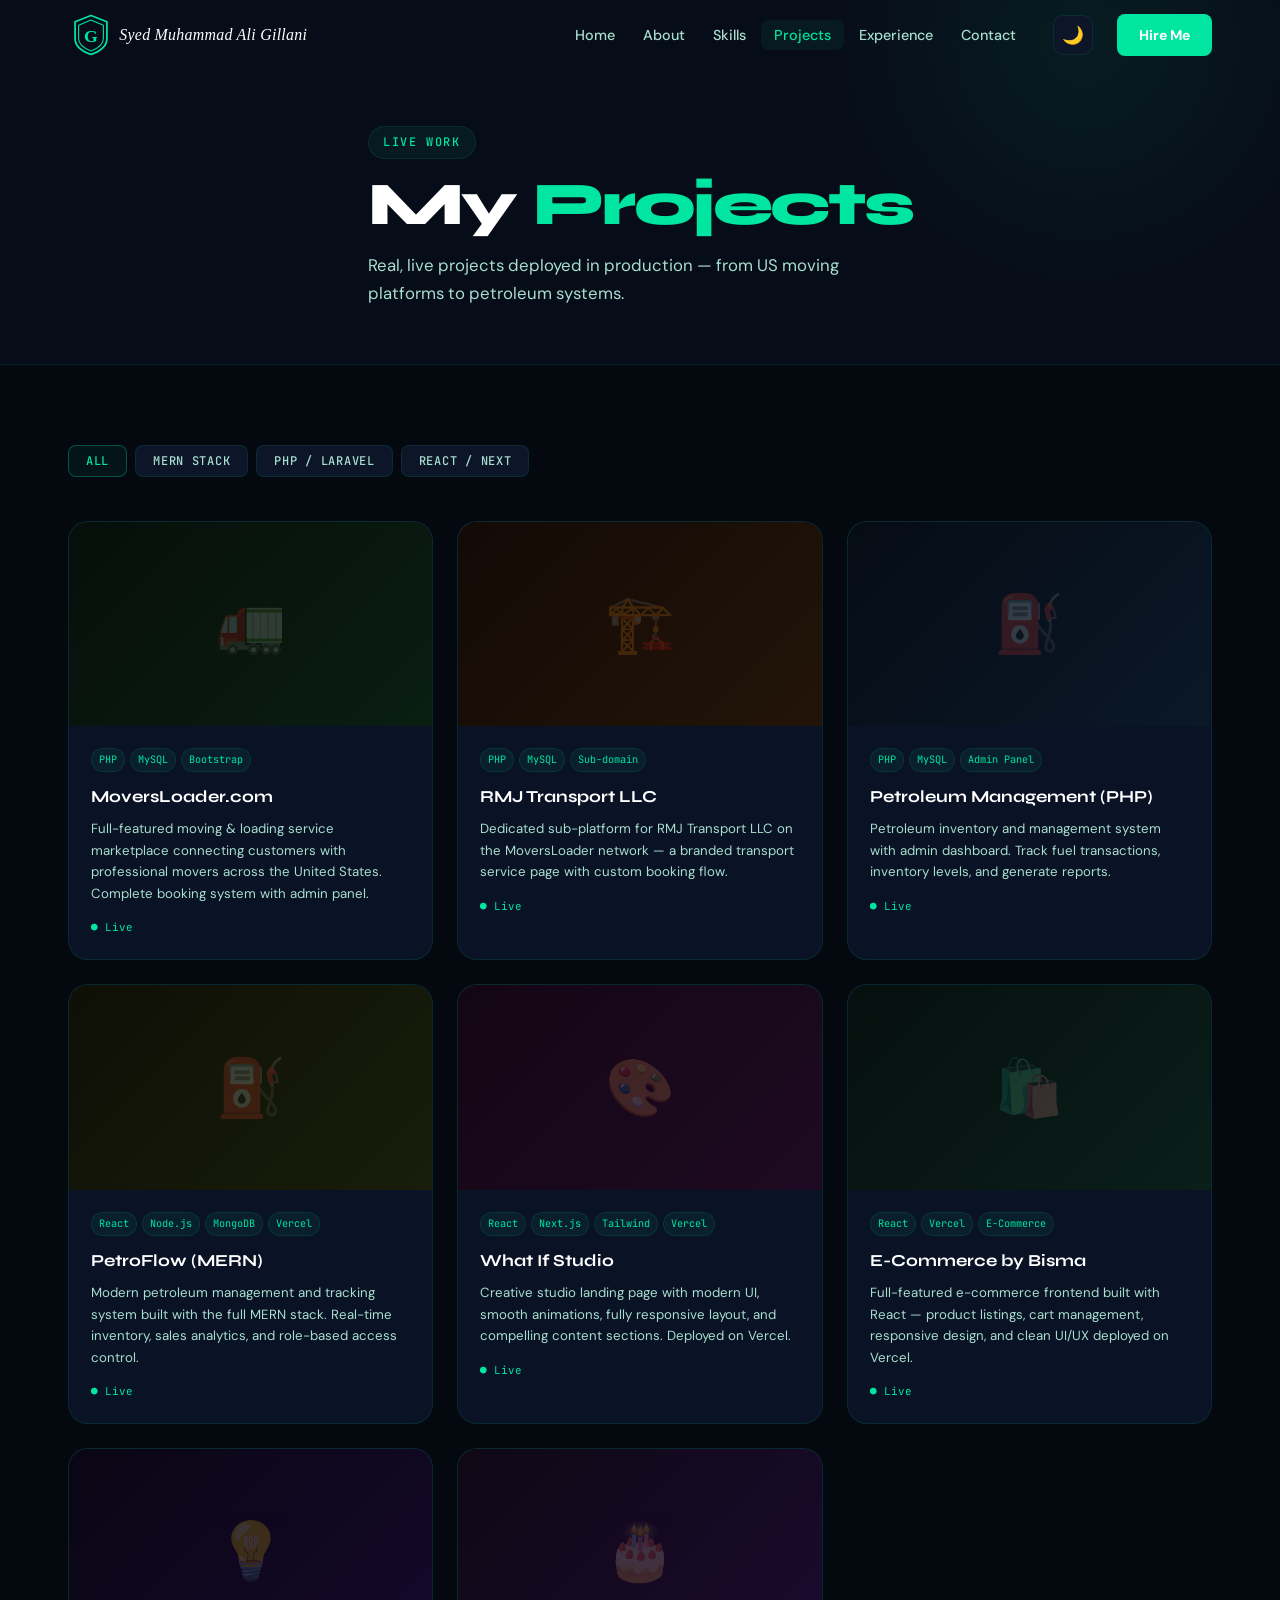
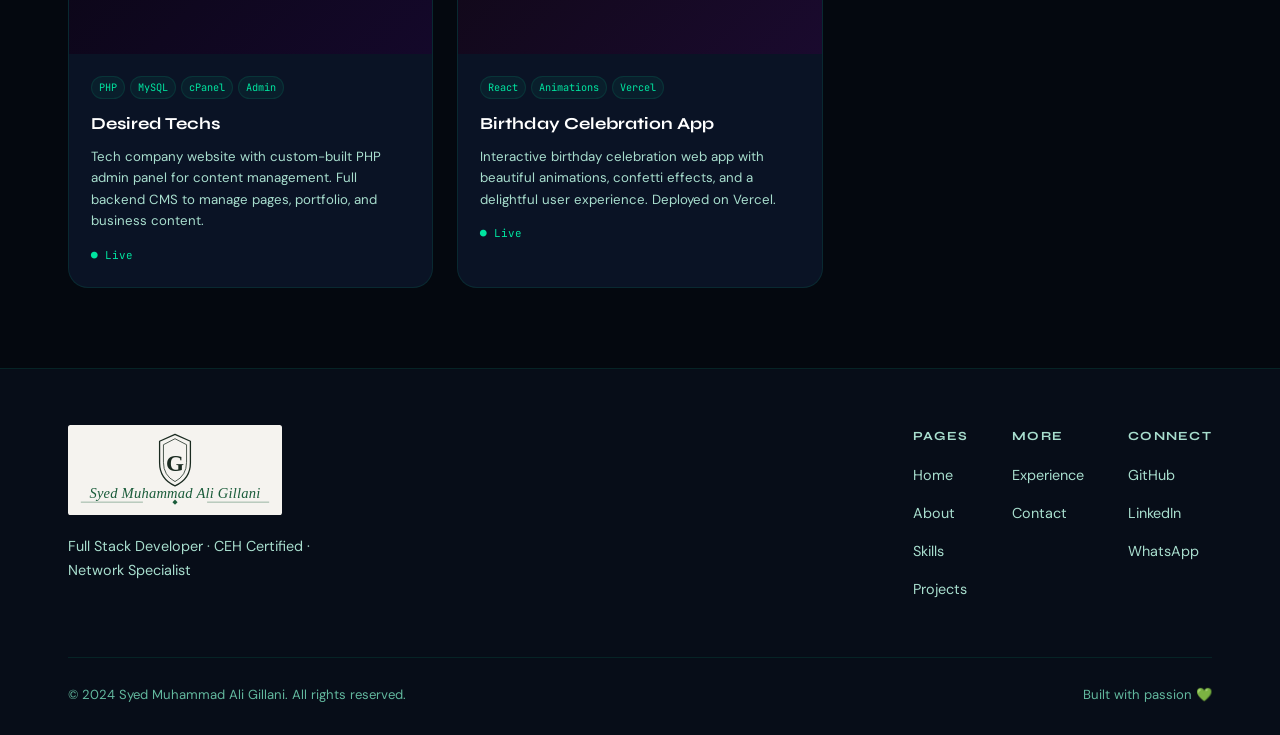
<file: pages/projects.html>
<!DOCTYPE html>
<html lang="en">
<head>
  <meta charset="UTF-8" /><meta name="viewport" content="width=device-width, initial-scale=1.0" />
  <title>Projects | Syed Muhammad Ali Gillani — MoversLoader, PetroFlow, Desired Techs & More</title>
  <meta name="description" content="Live projects by Syed Muhammad Ali Gillani: MoversLoader.com (US moving platform), RMJ Transport LLC, PetroFlow MERN app, What If Studio, Ecom by Bisma, Desired Techs. PHP Laravel & MERN Stack projects deployed in production." />
  <meta name="keywords" content="Syed Muhammad Ali Gillani Projects, MoversLoader developer, PetroFlow MERN, Desired Techs PHP, RMJ Transport LLC, What If Studio, Ecom by Bisma, PHP Laravel projects Pakistan, MERN Stack projects Pakistan, Live web projects Pakistan, Full Stack Portfolio Pakistan, React projects Pakistan, Node.js projects Pakistan" />
  <meta name="author" content="Syed Muhammad Ali Gillani" />
  <meta name="robots" content="index, follow, max-snippet:-1, max-image-preview:large" />
  <link rel="canonical" href="https://m-ali-gillani.dev/pages/projects.html" />
  <meta property="og:type" content="website" />
  <meta property="og:url" content="https://m-ali-gillani.dev/pages/projects.html" />
  <meta property="og:title" content="Projects | Syed Muhammad Ali Gillani — 7+ Live Deployed Projects" />
  <meta property="og:description" content="7+ live production projects by Ali Gillani: MoversLoader.com, PetroFlow, Desired Techs, What If Studio and more. PHP Laravel & MERN Stack." />
  <meta property="og:image" content="https://m-ali-gillani.dev/og-image.png" />
  <meta name="twitter:card" content="summary_large_image" />
  <meta name="twitter:title" content="Projects | Syed Muhammad Ali Gillani" />
  <meta name="twitter:description" content="7+ live production projects — MoversLoader, PetroFlow, Desired Techs, MERN & PHP Laravel." />
  <link rel="preconnect" href="https://fonts.googleapis.com"><link rel="preconnect" href="https://fonts.gstatic.com" crossorigin>
  <link href="https://fonts.googleapis.com/css2?family=Syne:wght@400;500;600;700;800&family=DM+Sans:ital,wght@0,300;0,400;0,500;1,300&family=JetBrains+Mono:wght@400;500&display=swap" rel="stylesheet">
  <link rel="stylesheet" href="../css/style.css" />
  <style>
    .proj-main { padding: 80px 0; }
    .filter-bar { display: flex; gap: 8px; flex-wrap: wrap; margin-bottom: 44px; }
    .f-btn {
      font-family: var(--font-m); font-size: 0.75rem; font-weight: 500;
      color: var(--text-muted); background: var(--bg-3); border: 1px solid var(--border);
      padding: 7px 17px; border-radius: 8px; cursor: pointer;
      transition: all var(--t); text-transform: uppercase; letter-spacing: 0.06em;
    }
    .f-btn.active, .f-btn:hover { color: var(--accent); background: var(--glow-soft); border-color: var(--border-h); }
    .full-grid { display: grid; grid-template-columns: repeat(auto-fill, minmax(330px, 1fr)); gap: 24px; }
    .pc {
      background: var(--bg-card); border: 1px solid var(--border);
      border-radius: var(--r-lg); overflow: hidden; transition: all var(--t);
    }
    .pc:hover { border-color: var(--border-h); transform: translateY(-5px); box-shadow: 0 18px 52px rgba(0,0,0,0.36); }
    .pc-img { aspect-ratio: 16/9; position: relative; display: flex; align-items: center; justify-content: center; font-size: 3.5rem; overflow: hidden; }
    .pi-1 { background: linear-gradient(135deg,#060f0a,#0a1e12); }
    .pi-2 { background: linear-gradient(135deg,#060c14,#0a1828); }
    .pi-3 { background: linear-gradient(135deg,#130614,#1e0a22); }
    .pi-4 { background: linear-gradient(135deg,#0e0f06,#181e0a); }
    .pi-5 { background: linear-gradient(135deg,#130a06,#221408); }
    .pi-6 { background: linear-gradient(135deg,#06100e,#0a1e1a); }
    .pi-7 { background: linear-gradient(135deg,#0a0614,#14082a); }
    .pc-emoji { opacity: 0.18; }
    .pc-ov {
      position: absolute; inset: 0; background: rgba(0,0,0,0.85);
      display: flex; align-items: center; justify-content: center; gap: 10px;
      opacity: 0; transition: opacity var(--t);
    }
    .pc:hover .pc-ov { opacity: 1; }
    .pc-lnk {
      font-size: 0.84rem; font-weight: 800; text-decoration: none;
      padding: 10px 18px; border-radius: 8px; transition: transform var(--t), box-shadow var(--t);
    }
    .pc-lnk.live { color: #000 !important; background: var(--accent); border: 2px solid var(--accent); }
    .pc-lnk.live:hover { transform: scale(1.05); box-shadow: 0 4px 18px rgba(0,229,160,0.5); }
    .pc-lnk.gh { color: #ffffff !important; background: rgba(255,255,255,0.18); border: 2px solid rgba(255,255,255,0.55); }
    .pc-lnk.gh:hover { background: rgba(255,255,255,0.28); transform: scale(1.05); }
    .pc-body { padding: 22px; }
    .pc-tags { display: flex; flex-wrap: wrap; gap: 5px; margin-bottom: 10px; }
    .pc-tags span { font-family: var(--font-m); font-size: 0.64rem; color: var(--accent); background: var(--glow-soft); border: 1px solid var(--border); padding: 2px 7px; border-radius: 20px; }
    .pc-title { font-family: var(--font-h); font-size: 1.05rem; font-weight: 700; color: var(--text); margin-bottom: 7px; }
    .pc-desc { font-size: 0.83rem; color: var(--text-muted); line-height: 1.62; margin-bottom: 14px; }
    .pc-foot { display: flex; justify-content: space-between; align-items: center; }
    .pc-live { font-family: var(--font-m); font-size: 0.68rem; color: var(--accent); }
    .pc-live.wip { color: var(--text-muted); }
    @media (max-width: 640px) { .full-grid { grid-template-columns: 1fr; } }
  </style>
</head>
<body>
<nav class="navbar" id="navbar">
  <div class="nav-inner">
    <a href="../index.html" class="nav-logo" aria-label="Syed Muhammad Ali Gillani"><img src="../images/logo-nav-dark.svg" alt="SMAG Logo" class="nav-logo-svg logo-svg-dark" /><img src="../images/logo-nav-light.svg" alt="SMAG Logo" class="nav-logo-svg logo-svg-light" /></a>
    <ul class="nav-links">
      <li><a href="../index.html" class="nav-link">Home</a></li><li><a href="about.html" class="nav-link">About</a></li>
      <li><a href="skills.html" class="nav-link">Skills</a></li><li><a href="projects.html" class="nav-link active">Projects</a></li>
      <li><a href="experience.html" class="nav-link">Experience</a></li><li><a href="contact.html" class="nav-link">Contact</a></li>
    </ul>
    <button class="theme-toggle" aria-label="Toggle theme"><span class="icon-dark">🌙</span><span class="icon-light">☀️</span></button>
    <a href="contact.html" class="nav-cta">Hire Me</a>
    <button class="hamburger" id="hamburger"><span></span><span></span><span></span></button>
  </div>
  <div class="mobile-menu" id="mobileMenu"><ul>
    <li><a href="../index.html">Home</a></li><li><a href="about.html">About</a></li>
    <li><a href="skills.html">Skills</a></li><li><a href="projects.html">Projects</a></li>
    <li><a href="experience.html">Experience</a></li><li><a href="contact.html">Contact</a></li>
  </ul></div>
</nav>

<section class="page-hero">
  <div class="container"><div class="page-hero-content">
    <span class="s-tag">Live Work</span>
    <h1>My <em>Projects</em></h1>
    <p>Real, live projects deployed in production — from US moving platforms to petroleum systems.</p>
  </div></div>
</section>

<main class="proj-main">
  <div class="container">
    <div class="filter-bar">
      <button class="f-btn active" data-filter="all">All</button>
      <button class="f-btn" data-filter="mern">MERN Stack</button>
      <button class="f-btn" data-filter="php">PHP / Laravel</button>
      <button class="f-btn" data-filter="react">React / Next</button>
    </div>

    <div class="full-grid fi" id="pgrid">

      <!-- 1 -->
      <div class="pc" data-cat="php">
        <div class="pc-img pi-1">
          <span class="pc-emoji">🚛</span>
          <div class="pc-ov">
            <a href="https://moversloader.com/" target="_blank" rel="noopener" class="pc-lnk live">Live Demo →</a>
            <a href="https://github.com/m-ali-12" target="_blank" rel="noopener" class="pc-lnk gh">GitHub</a>
          </div>
        </div>
        <div class="pc-body">
          <div class="pc-tags"><span>PHP</span><span>MySQL</span><span>Bootstrap</span></div>
          <div class="pc-title">MoversLoader.com</div>
          <div class="pc-desc">Full-featured moving & loading service marketplace connecting customers with professional movers across the United States. Complete booking system with admin panel.</div>
          <div class="pc-foot"><span class="pc-live">● Live</span></div>
        </div>
      </div>

      <!-- 2 -->
      <div class="pc" data-cat="php">
        <div class="pc-img pi-5">
          <span class="pc-emoji">🏗️</span>
          <div class="pc-ov">
            <a href="https://rmjtransportllc.moversloader.com/" target="_blank" rel="noopener" class="pc-lnk live">Live Demo →</a>
            <a href="https://github.com/m-ali-12" target="_blank" rel="noopener" class="pc-lnk gh">GitHub</a>
          </div>
        </div>
        <div class="pc-body">
          <div class="pc-tags"><span>PHP</span><span>MySQL</span><span>Sub-domain</span></div>
          <div class="pc-title">RMJ Transport LLC</div>
          <div class="pc-desc">Dedicated sub-platform for RMJ Transport LLC on the MoversLoader network — a branded transport service page with custom booking flow.</div>
          <div class="pc-foot"><span class="pc-live">● Live</span></div>
        </div>
      </div>

      <!-- 3 -->
      <div class="pc" data-cat="php">
        <div class="pc-img pi-2">
          <span class="pc-emoji">⛽</span>
          <div class="pc-ov">
            <a href="https://petroleum.moversloader.com/index.php" target="_blank" rel="noopener" class="pc-lnk live">Live Demo →</a>
            <a href="https://github.com/m-ali-12" target="_blank" rel="noopener" class="pc-lnk gh">GitHub</a>
          </div>
        </div>
        <div class="pc-body">
          <div class="pc-tags"><span>PHP</span><span>MySQL</span><span>Admin Panel</span></div>
          <div class="pc-title">Petroleum Management (PHP)</div>
          <div class="pc-desc">Petroleum inventory and management system with admin dashboard. Track fuel transactions, inventory levels, and generate reports.</div>
          <div class="pc-foot"><span class="pc-live">● Live</span></div>
        </div>
      </div>

      <!-- 4 -->
      <div class="pc" data-cat="mern">
        <div class="pc-img pi-4">
          <span class="pc-emoji">⛽</span>
          <div class="pc-ov">
            <a href="https://petroleum.moversloader.com/" target="_blank" rel="noopener" class="pc-lnk live">Live Demo →</a>
            <a href="https://github.com/m-ali-12" target="_blank" rel="noopener" class="pc-lnk gh">GitHub</a>
          </div>
        </div>
        <div class="pc-body">
          <div class="pc-tags"><span>React</span><span>Node.js</span><span>MongoDB</span><span>Vercel</span></div>
          <div class="pc-title">PetroFlow (MERN)</div>
          <div class="pc-desc">Modern petroleum management and tracking system built with the full MERN stack. Real-time inventory, sales analytics, and role-based access control.</div>
          <div class="pc-foot"><span class="pc-live">● Live</span></div>
        </div>
      </div>

      <!-- 5 -->
      <div class="pc" data-cat="react">
        <div class="pc-img pi-3">
          <span class="pc-emoji">🎨</span>
          <div class="pc-ov">
            <a href="https://what-if-studio.vercel.app/" target="_blank" rel="noopener" class="pc-lnk live">Live Demo →</a>
            <a href="https://github.com/m-ali-12" target="_blank" rel="noopener" class="pc-lnk gh">GitHub</a>
          </div>
        </div>
        <div class="pc-body">
          <div class="pc-tags"><span>React</span><span>Next.js</span><span>Tailwind</span><span>Vercel</span></div>
          <div class="pc-title">What If Studio</div>
          <div class="pc-desc">Creative studio landing page with modern UI, smooth animations, fully responsive layout, and compelling content sections. Deployed on Vercel.</div>
          <div class="pc-foot"><span class="pc-live">● Live</span></div>
        </div>
      </div>

      <!-- 6 -->
      <div class="pc" data-cat="react">
        <div class="pc-img pi-6">
          <span class="pc-emoji">🛍️</span>
          <div class="pc-ov">
            <a href="http://ecom-by-bisma.vercel.app/" target="_blank" rel="noopener" class="pc-lnk live">Live Demo →</a>
            <a href="https://github.com/m-ali-12" target="_blank" rel="noopener" class="pc-lnk gh">GitHub</a>
          </div>
        </div>
        <div class="pc-body">
          <div class="pc-tags"><span>React</span><span>Vercel</span><span>E-Commerce</span></div>
          <div class="pc-title">E-Commerce by Bisma</div>
          <div class="pc-desc">Full-featured e-commerce frontend built with React — product listings, cart management, responsive design, and clean UI/UX deployed on Vercel.</div>
          <div class="pc-foot"><span class="pc-live">● Live</span></div>
        </div>
      </div>

      <!-- 7 -->
      <div class="pc" data-cat="php">
        <div class="pc-img pi-7">
          <span class="pc-emoji">💡</span>
          <div class="pc-ov">
            <a href="https://www.desired-techs.com" target="_blank" rel="noopener" class="pc-lnk live">Live Demo →</a>
            <a href="https://www.desired-techs.com/d-t-admin/admin/login.php" target="_blank" rel="noopener" class="pc-lnk gh">Admin Panel</a>
          </div>
        </div>
        <div class="pc-body">
          <div class="pc-tags"><span>PHP</span><span>MySQL</span><span>cPanel</span><span>Admin</span></div>
          <div class="pc-title">Desired Techs</div>
          <div class="pc-desc">Tech company website with custom-built PHP admin panel for content management. Full backend CMS to manage pages, portfolio, and business content.</div>
          <div class="pc-foot"><span class="pc-live">● Live</span></div>
        </div>
      </div>

      <!-- 8 -->
      <div class="pc" data-cat="react">
        <div class="pc-img" style="background:linear-gradient(135deg,#0f0814,#1a0a2e);aspect-ratio:16/9;position:relative;display:flex;align-items:center;justify-content:center;font-size:3.5rem;overflow:hidden;">
          <span style="opacity:0.18;">🎂</span>
          <div class="pc-ov">
            <a href="https://birthdaycelebration-seven.vercel.app/" target="_blank" rel="noopener" class="pc-lnk live">Live Demo →</a>
            <a href="https://github.com/m-ali-12" target="_blank" rel="noopener" class="pc-lnk gh">GitHub</a>
          </div>
        </div>
        <div class="pc-body">
          <div class="pc-tags"><span>React</span><span>Animations</span><span>Vercel</span></div>
          <div class="pc-title">Birthday Celebration App</div>
          <div class="pc-desc">Interactive birthday celebration web app with beautiful animations, confetti effects, and a delightful user experience. Deployed on Vercel.</div>
          <div class="pc-foot"><span class="pc-live">● Live</span></div>
        </div>
      </div>

    </div>
  </div>
</main>

<footer class="footer"><div class="container">
  <div class="footer-top">
    <div class="footer-brand"><a href="../index.html" class="nav-logo" aria-label="Syed Muhammad Ali Gillani"><img src="../images/smag-logo-full.svg" alt="Syed Muhammad Ali Gillani" class="footer-logo-svg" /></a><p>Full Stack Developer · CEH Certified · Network Specialist</p></div>
    <div class="footer-links">
      <div class="footer-col"><h4>Pages</h4><ul><li><a href="../index.html">Home</a></li><li><a href="about.html">About</a></li><li><a href="skills.html">Skills</a></li><li><a href="projects.html">Projects</a></li></ul></div>
      <div class="footer-col"><h4>More</h4><ul><li><a href="experience.html">Experience</a></li><li><a href="contact.html">Contact</a></li></ul></div>
      <div class="footer-col"><h4>Connect</h4><ul><li><a href="https://github.com/m-ali-12" target="_blank">GitHub</a></li><li><a href="https://www.linkedin.com/in/m-ali-gillani/" target="_blank">LinkedIn</a></li><li><a href="https://wa.me/923025300069" target="_blank">WhatsApp</a></li></ul></div>
    </div>
  </div>
  <div class="footer-bottom"><p>© 2024 Syed Muhammad Ali Gillani. All rights reserved.</p><p>Built with passion 💚</p></div>
</div></footer>

<script src="../js/main.js"></script>
<script>
  document.querySelectorAll('.f-btn').forEach(btn => {
    btn.addEventListener('click', () => {
      document.querySelectorAll('.f-btn').forEach(b => b.classList.remove('active'));
      btn.classList.add('active');
      const f = btn.dataset.filter;
      document.querySelectorAll('.pc').forEach(card => {
        const show = f === 'all' || card.dataset.cat === f;
        card.style.transition = 'opacity 0.3s, transform 0.3s';
        card.style.opacity = show ? '1' : '0';
        card.style.transform = show ? '' : 'scale(0.95)';
        card.style.pointerEvents = show ? '' : 'none';
        card.style.display = show ? '' : 'none';
        if(show) setTimeout(() => { card.style.opacity='1'; card.style.transform=''; }, 10);
      });
    });
  });
</script>
</body>
</html>
</file>
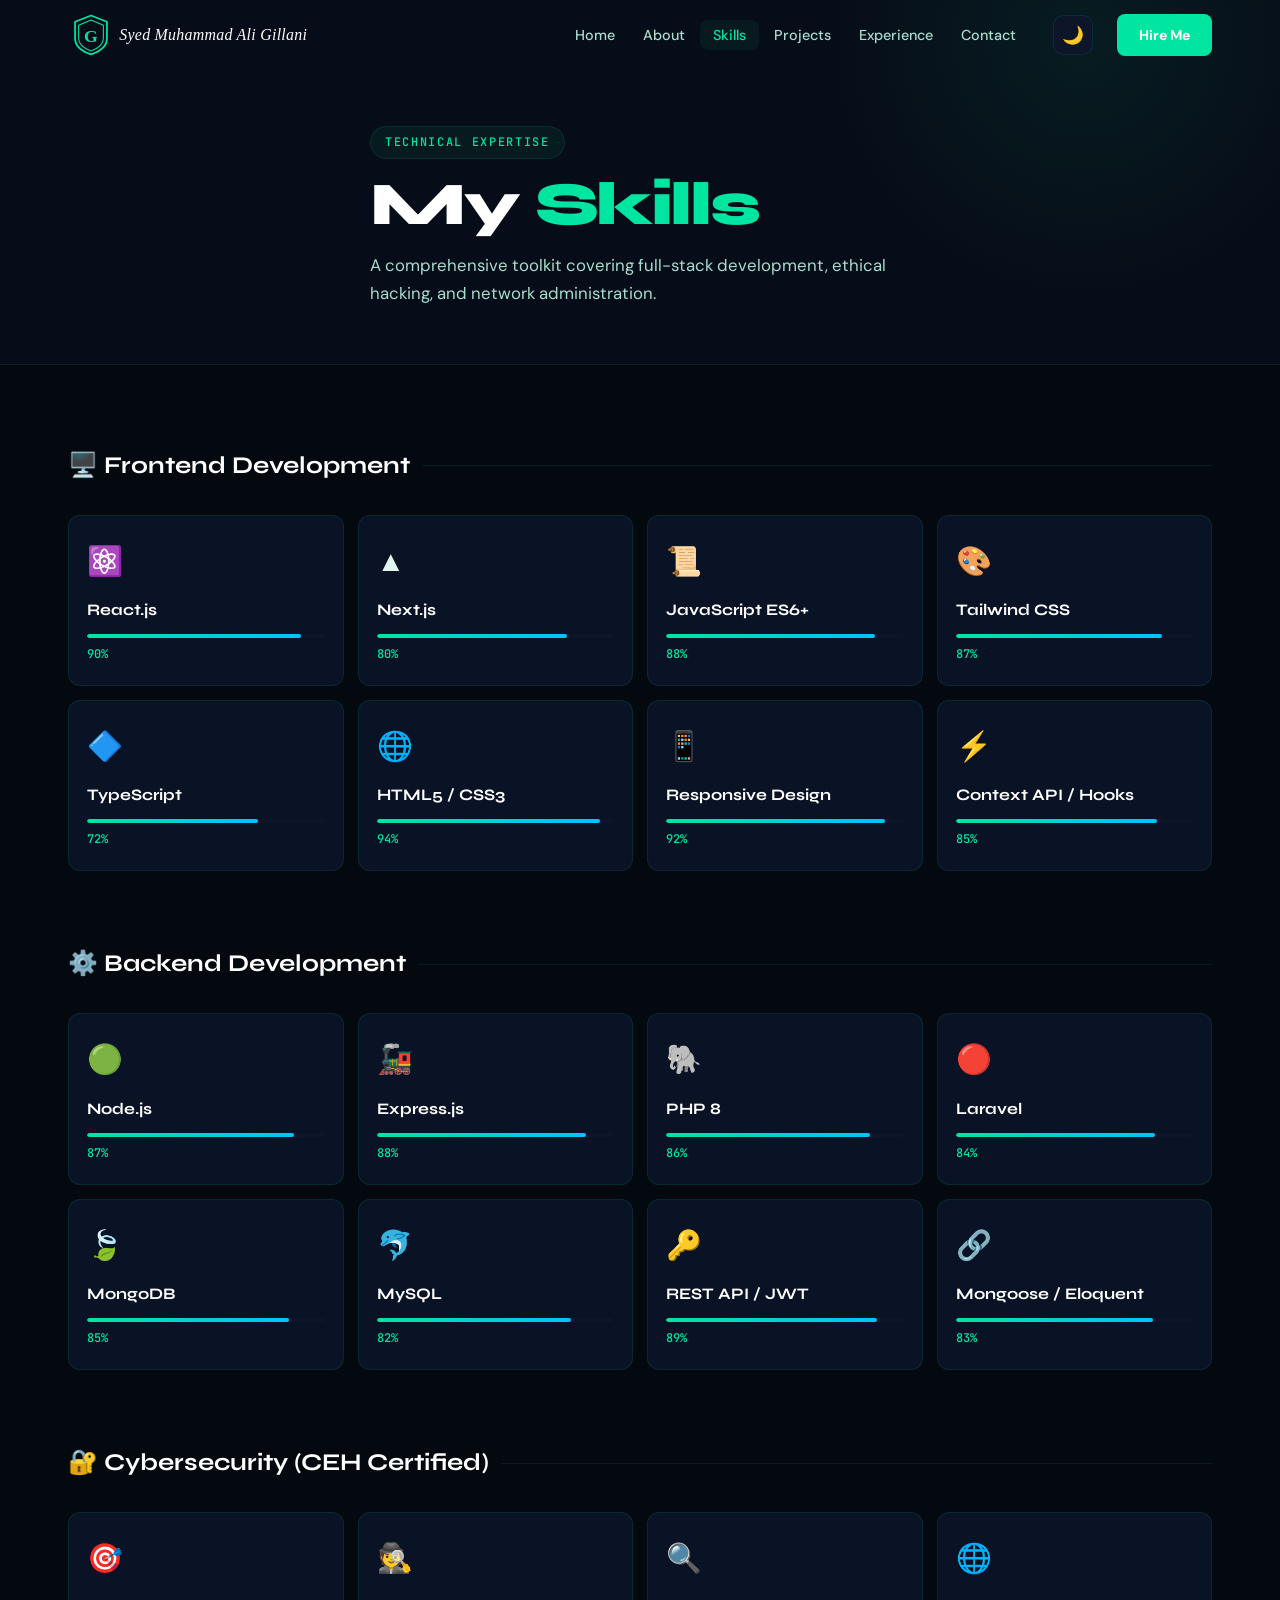
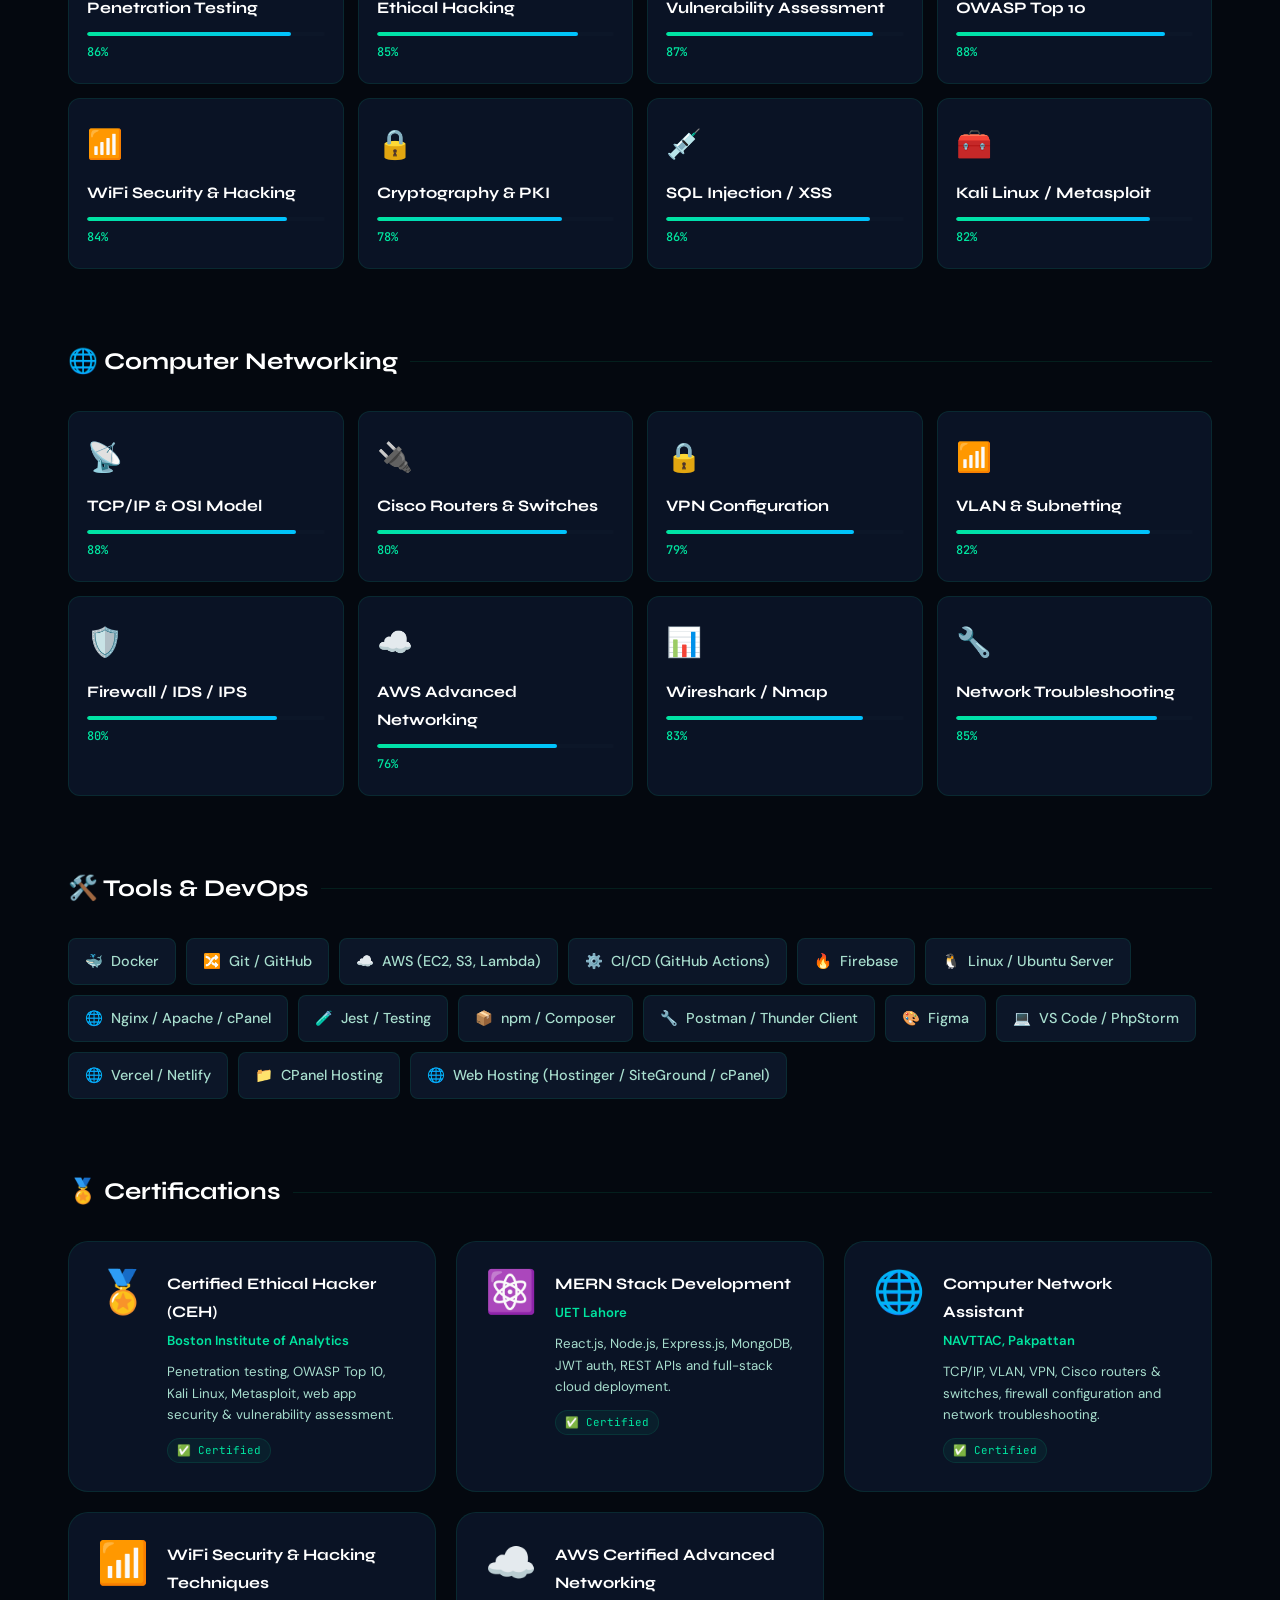
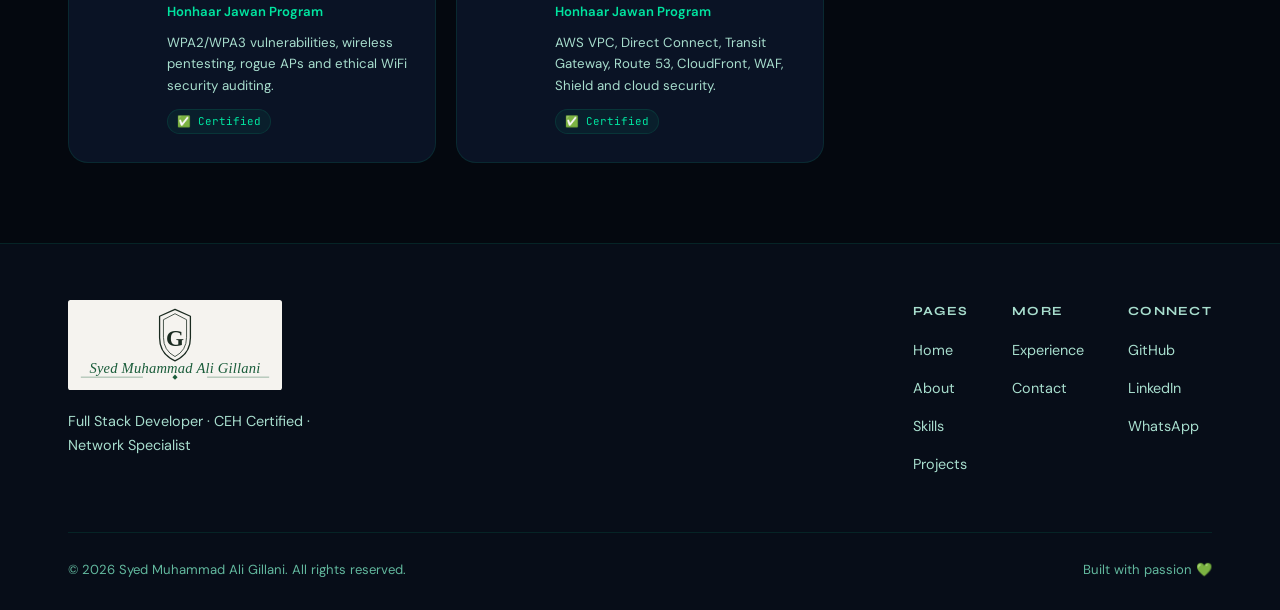
<file: pages/skills.html>
<!DOCTYPE html>
<html lang="en">
<head>
  <meta charset="UTF-8" /><meta name="viewport" content="width=device-width, initial-scale=1.0" />
  <title>Skills | Syed Muhammad Ali Gillani — MERN, PHP Laravel, CEH Certified, AWS & Network Expert</title>
  <meta name="description" content="Technical skills of Syed Muhammad Ali Gillani: React.js, Node.js, MongoDB, PHP Laravel, Next.js, CEH Ethical Hacking, Penetration Testing, OWASP, Computer Networking, WiFi Security, AWS Advanced Networking. 5 professional certifications." />
  <meta name="keywords" content="Syed Muhammad Ali Gillani Skills, MERN Stack Skills, React.js skills, Node.js skills, PHP Laravel skills, CEH certified skills, Ethical Hacking skills, Penetration Testing skills, OWASP Pakistan, WiFi Security skills, Computer Network skills, AWS Networking skills, Full Stack skills Pakistan, JavaScript skills, MongoDB skills, Next.js skills, Tailwind CSS, Docker skills, MySQL skills" />
    <meta property="og:image" content="https://m-ali-gillani.dev/og-image.png" />
  <meta name="robots" content="index, follow, max-snippet:-1, max-image-preview:large" />
  <meta name="author" content="Syed Muhammad Ali Gillani" />
  <link rel="canonical" href="https://m-ali-gillani.dev/pages/skills.html" />
  <link rel="preconnect" href="https://fonts.googleapis.com"><link rel="preconnect" href="https://fonts.gstatic.com" crossorigin>
  <link href="https://fonts.googleapis.com/css2?family=Syne:wght@400;500;600;700;800&family=DM+Sans:ital,wght@0,300;0,400;0,500;1,300&family=JetBrains+Mono:wght@400;500&display=swap" rel="stylesheet">
  <link rel="stylesheet" href="../css/style.css" />
  <style>
    .skills-main { padding: 80px 0; }
    .sk-categories { display: flex; flex-direction: column; gap: 72px; }
    .sk-cat-title {
      font-family: var(--font-h); font-size: 1.5rem; font-weight: 700; margin-bottom: 28px;
      display: flex; align-items: center; gap: 12px; color: var(--text);
    }
    .sk-cat-title::after { content:''; flex:1; height:1px; background:var(--border); }
    .sk-grid { display: grid; grid-template-columns: repeat(4, 1fr); gap: 14px; }
    .sk-card {
      background: var(--bg-card); border: 1px solid var(--border);
      border-radius: var(--r); padding: 20px 18px;
      transition: all var(--t); position: relative; overflow: hidden;
    }
    .sk-card:hover { border-color: var(--border-h); transform: translateY(-3px); box-shadow: 0 12px 36px rgba(0,0,0,0.28); }
    .sk-card::after { content:''; position:absolute; bottom:0; left:0; height:2px; background:var(--accent); transform:scaleX(0); transform-origin:left; transition:transform 0.4s ease; }
    .sk-card:hover::after { transform:scaleX(1); }
    .sk-icon { font-size: 1.8rem; margin-bottom: 10px; }
    .sk-name { font-family: var(--font-h); font-size: 1rem; font-weight: 700; color: var(--text); margin-bottom: 10px; }
    .sk-bar { height: 4px; background: var(--bg-3); border-radius: 2px; overflow: hidden; margin-bottom: 6px; }
    .sk-fill { height: 100%; background: linear-gradient(to right, var(--accent), var(--accent-2)); border-radius: 2px; transition: width 1.6s cubic-bezier(0.16,1,0.3,1); width: 0; }
    .sk-pct { font-family: var(--font-m); font-size: 0.75rem; color: var(--accent); font-weight: 500; }

    /* CERT CARDS */
    .cert-grid { display: grid; grid-template-columns: repeat(auto-fill, minmax(300px, 1fr)); gap: 20px; }
    .cert-card {
      background: var(--bg-card); border: 1px solid var(--border);
      border-radius: var(--r-lg); padding: 28px;
      transition: all var(--t); display: flex; gap: 18px; align-items: flex-start;
    }
    .cert-card:hover { border-color: var(--border-h); transform: translateY(-4px); box-shadow: var(--shadow-hover); }
    .cert-icon { font-size: 2.6rem; flex-shrink: 0; line-height: 1; margin-top: 2px; }
    .cert-name { font-family: var(--font-h); font-size: 1rem; font-weight: 700; color: var(--text); margin-bottom: 4px; }
    .cert-issuer { font-size: 0.82rem; color: var(--accent); margin-bottom: 8px; font-weight: 600; }
    .cert-desc { font-size: 0.83rem; color: var(--text-muted); line-height: 1.6; margin-bottom: 10px; }
    .cert-issuer-old { font-size: 0.78rem; color: var(--text-muted); margin-bottom: 8px; }
    .cert-badge { display: inline-block; font-family: var(--font-m); font-size: 0.68rem; color: var(--accent); background: var(--glow-soft); border: 1px solid var(--border); padding: 2px 9px; border-radius: 20px; }

    /* TOOLS */
    .tools-wrap { display: flex; flex-wrap: wrap; gap: 10px; }
    .tool-pill {
      display: flex; align-items: center; gap: 8px;
      background: var(--bg-3); border: 1px solid var(--border);
      border-radius: 8px; padding: 10px 16px;
      font-size: 0.9rem; color: var(--text-muted); font-weight: 500;
      transition: all var(--t);
    }
    .tool-pill:hover { border-color: var(--border-h); color: var(--text); }
    @media (max-width: 1024px) { .sk-grid { grid-template-columns: repeat(3, 1fr); } }
    @media (max-width: 768px)  { .sk-grid { grid-template-columns: repeat(2, 1fr); } }
    @media (max-width: 480px)  { .sk-grid { grid-template-columns: repeat(2, 1fr); } }
  </style>
</head>
<body>
<nav class="navbar" id="navbar">
  <div class="nav-inner">
    <a href="../index.html" class="nav-logo" aria-label="Syed Muhammad Ali Gillani"><img src="../images/logo-nav-dark.svg" alt="SMAG Logo" class="nav-logo-svg logo-svg-dark" /><img src="../images/logo-nav-light.svg" alt="SMAG Logo" class="nav-logo-svg logo-svg-light" /></a>
    <ul class="nav-links">
      <li><a href="../index.html" class="nav-link">Home</a></li><li><a href="about.html" class="nav-link">About</a></li>
      <li><a href="skills.html" class="nav-link active">Skills</a></li><li><a href="projects.html" class="nav-link">Projects</a></li>
      <li><a href="experience.html" class="nav-link">Experience</a></li><li><a href="contact.html" class="nav-link">Contact</a></li>
    </ul>
    <button class="theme-toggle" aria-label="Toggle theme"><span class="icon-dark">🌙</span><span class="icon-light">☀️</span></button>
    <a href="contact.html" class="nav-cta">Hire Me</a>
    <button class="hamburger" id="hamburger"><span></span><span></span><span></span></button>
  </div>
  <div class="mobile-menu" id="mobileMenu"><ul>
    <li><a href="../index.html">Home</a></li><li><a href="about.html">About</a></li>
    <li><a href="skills.html">Skills</a></li><li><a href="projects.html">Projects</a></li>
    <li><a href="experience.html">Experience</a></li><li><a href="contact.html">Contact</a></li>
  </ul></div>
</nav>

<section class="page-hero">
  <div class="container"><div class="page-hero-content">
    <span class="s-tag">Technical Expertise</span>
    <h1>My <em>Skills</em></h1>
    <p>A comprehensive toolkit covering full-stack development, ethical hacking, and network administration.</p>
  </div></div>
</section>

<main class="skills-main">
  <div class="container">
    <div class="sk-categories">

      <!-- FRONTEND -->
      <div class="fi">
        <h2 class="sk-cat-title">🖥️ Frontend Development</h2>
        <div class="sk-grid">
          <div class="sk-card"><div class="sk-icon">⚛️</div><div class="sk-name">React.js</div><div class="sk-bar"><div class="sk-fill" data-w="90"></div></div><div class="sk-pct">90%</div></div>
          <div class="sk-card"><div class="sk-icon">▲</div><div class="sk-name">Next.js</div><div class="sk-bar"><div class="sk-fill" data-w="80"></div></div><div class="sk-pct">80%</div></div>
          <div class="sk-card"><div class="sk-icon">📜</div><div class="sk-name">JavaScript ES6+</div><div class="sk-bar"><div class="sk-fill" data-w="88"></div></div><div class="sk-pct">88%</div></div>
          <div class="sk-card"><div class="sk-icon">🎨</div><div class="sk-name">Tailwind CSS</div><div class="sk-bar"><div class="sk-fill" data-w="87"></div></div><div class="sk-pct">87%</div></div>
          <div class="sk-card"><div class="sk-icon">🔷</div><div class="sk-name">TypeScript</div><div class="sk-bar"><div class="sk-fill" data-w="72"></div></div><div class="sk-pct">72%</div></div>
          <div class="sk-card"><div class="sk-icon">🌐</div><div class="sk-name">HTML5 / CSS3</div><div class="sk-bar"><div class="sk-fill" data-w="94"></div></div><div class="sk-pct">94%</div></div>
          <div class="sk-card"><div class="sk-icon">📱</div><div class="sk-name">Responsive Design</div><div class="sk-bar"><div class="sk-fill" data-w="92"></div></div><div class="sk-pct">92%</div></div>
          <div class="sk-card"><div class="sk-icon">⚡</div><div class="sk-name">Context API / Hooks</div><div class="sk-bar"><div class="sk-fill" data-w="85"></div></div><div class="sk-pct">85%</div></div>
        </div>
      </div>

      <!-- BACKEND -->
      <div class="fi">
        <h2 class="sk-cat-title">⚙️ Backend Development</h2>
        <div class="sk-grid">
          <div class="sk-card"><div class="sk-icon">🟢</div><div class="sk-name">Node.js</div><div class="sk-bar"><div class="sk-fill" data-w="87"></div></div><div class="sk-pct">87%</div></div>
          <div class="sk-card"><div class="sk-icon">🚂</div><div class="sk-name">Express.js</div><div class="sk-bar"><div class="sk-fill" data-w="88"></div></div><div class="sk-pct">88%</div></div>
          <div class="sk-card"><div class="sk-icon">🐘</div><div class="sk-name">PHP 8</div><div class="sk-bar"><div class="sk-fill" data-w="86"></div></div><div class="sk-pct">86%</div></div>
          <div class="sk-card"><div class="sk-icon">🔴</div><div class="sk-name">Laravel</div><div class="sk-bar"><div class="sk-fill" data-w="84"></div></div><div class="sk-pct">84%</div></div>
          <div class="sk-card"><div class="sk-icon">🍃</div><div class="sk-name">MongoDB</div><div class="sk-bar"><div class="sk-fill" data-w="85"></div></div><div class="sk-pct">85%</div></div>
          <div class="sk-card"><div class="sk-icon">🐬</div><div class="sk-name">MySQL</div><div class="sk-bar"><div class="sk-fill" data-w="82"></div></div><div class="sk-pct">82%</div></div>
          <div class="sk-card"><div class="sk-icon">🔑</div><div class="sk-name">REST API / JWT</div><div class="sk-bar"><div class="sk-fill" data-w="89"></div></div><div class="sk-pct">89%</div></div>
          <div class="sk-card"><div class="sk-icon">🔗</div><div class="sk-name">Mongoose / Eloquent</div><div class="sk-bar"><div class="sk-fill" data-w="83"></div></div><div class="sk-pct">83%</div></div>
        </div>
      </div>

      <!-- CYBERSECURITY -->
      <div class="fi">
        <h2 class="sk-cat-title">🔐 Cybersecurity (CEH Certified)</h2>
        <div class="sk-grid">
          <div class="sk-card"><div class="sk-icon">🎯</div><div class="sk-name">Penetration Testing</div><div class="sk-bar"><div class="sk-fill" data-w="86"></div></div><div class="sk-pct">86%</div></div>
          <div class="sk-card"><div class="sk-icon">🕵️</div><div class="sk-name">Ethical Hacking</div><div class="sk-bar"><div class="sk-fill" data-w="85"></div></div><div class="sk-pct">85%</div></div>
          <div class="sk-card"><div class="sk-icon">🔍</div><div class="sk-name">Vulnerability Assessment</div><div class="sk-bar"><div class="sk-fill" data-w="87"></div></div><div class="sk-pct">87%</div></div>
          <div class="sk-card"><div class="sk-icon">🌐</div><div class="sk-name">OWASP Top 10</div><div class="sk-bar"><div class="sk-fill" data-w="88"></div></div><div class="sk-pct">88%</div></div>
          <div class="sk-card"><div class="sk-icon">📶</div><div class="sk-name">WiFi Security & Hacking</div><div class="sk-bar"><div class="sk-fill" data-w="84"></div></div><div class="sk-pct">84%</div></div>
          <div class="sk-card"><div class="sk-icon">🔒</div><div class="sk-name">Cryptography & PKI</div><div class="sk-bar"><div class="sk-fill" data-w="78"></div></div><div class="sk-pct">78%</div></div>
          <div class="sk-card"><div class="sk-icon">💉</div><div class="sk-name">SQL Injection / XSS</div><div class="sk-bar"><div class="sk-fill" data-w="86"></div></div><div class="sk-pct">86%</div></div>
          <div class="sk-card"><div class="sk-icon">🧰</div><div class="sk-name">Kali Linux / Metasploit</div><div class="sk-bar"><div class="sk-fill" data-w="82"></div></div><div class="sk-pct">82%</div></div>
        </div>
      </div>

      <!-- NETWORKING -->
      <div class="fi">
        <h2 class="sk-cat-title">🌐 Computer Networking</h2>
        <div class="sk-grid">
          <div class="sk-card"><div class="sk-icon">📡</div><div class="sk-name">TCP/IP & OSI Model</div><div class="sk-bar"><div class="sk-fill" data-w="88"></div></div><div class="sk-pct">88%</div></div>
          <div class="sk-card"><div class="sk-icon">🔌</div><div class="sk-name">Cisco Routers & Switches</div><div class="sk-bar"><div class="sk-fill" data-w="80"></div></div><div class="sk-pct">80%</div></div>
          <div class="sk-card"><div class="sk-icon">🔒</div><div class="sk-name">VPN Configuration</div><div class="sk-bar"><div class="sk-fill" data-w="79"></div></div><div class="sk-pct">79%</div></div>
          <div class="sk-card"><div class="sk-icon">📶</div><div class="sk-name">VLAN & Subnetting</div><div class="sk-bar"><div class="sk-fill" data-w="82"></div></div><div class="sk-pct">82%</div></div>
          <div class="sk-card"><div class="sk-icon">🛡️</div><div class="sk-name">Firewall / IDS / IPS</div><div class="sk-bar"><div class="sk-fill" data-w="80"></div></div><div class="sk-pct">80%</div></div>
          <div class="sk-card"><div class="sk-icon">☁️</div><div class="sk-name">AWS Advanced Networking</div><div class="sk-bar"><div class="sk-fill" data-w="76"></div></div><div class="sk-pct">76%</div></div>
          <div class="sk-card"><div class="sk-icon">📊</div><div class="sk-name">Wireshark / Nmap</div><div class="sk-bar"><div class="sk-fill" data-w="83"></div></div><div class="sk-pct">83%</div></div>
          <div class="sk-card"><div class="sk-icon">🔧</div><div class="sk-name">Network Troubleshooting</div><div class="sk-bar"><div class="sk-fill" data-w="85"></div></div><div class="sk-pct">85%</div></div>
        </div>
      </div>

      <!-- TOOLS & DEVOPS -->
      <div class="fi">
        <h2 class="sk-cat-title">🛠️ Tools & DevOps</h2>
        <div class="tools-wrap">
          <div class="tool-pill"><span>🐳</span> Docker</div>
          <div class="tool-pill"><span>🔀</span> Git / GitHub</div>
          <div class="tool-pill"><span>☁️</span> AWS (EC2, S3, Lambda)</div>
          <div class="tool-pill"><span>⚙️</span> CI/CD (GitHub Actions)</div>
          <div class="tool-pill"><span>🔥</span> Firebase</div>
          <div class="tool-pill"><span>🐧</span> Linux / Ubuntu Server</div>
          <div class="tool-pill"><span>🌐</span> Nginx / Apache / cPanel</div>
          <div class="tool-pill"><span>🧪</span> Jest / Testing</div>
          <div class="tool-pill"><span>📦</span> npm / Composer</div>
          <div class="tool-pill"><span>🔧</span> Postman / Thunder Client</div>
          <div class="tool-pill"><span>🎨</span> Figma</div>
          <div class="tool-pill"><span>💻</span> VS Code / PhpStorm</div>
          <div class="tool-pill"><span>🌐</span> Vercel / Netlify</div>
          <div class="tool-pill"><span>📁</span> CPanel Hosting</div>
          <div class="tool-pill"><span>🌐</span> Web Hosting (Hostinger / SiteGround / cPanel)</div>
        </div>
      </div>

      <!-- CERTIFICATIONS -->
      <div class="fi">
        <h2 class="sk-cat-title">🏅 Certifications</h2>
        <div class="cert-grid">
          <div class="cert-card">
            <div class="cert-icon">🏅</div>
            <div>
              <div class="cert-name">Certified Ethical Hacker (CEH)</div>
              <div class="cert-issuer">Boston Institute of Analytics</div>
              <div class="cert-desc">Penetration testing, OWASP Top 10, Kali Linux, Metasploit, web app security & vulnerability assessment.</div>
              <div class="cert-badge">✅ Certified</div>
            </div>
          </div>
          <div class="cert-card">
            <div class="cert-icon">⚛️</div>
            <div>
              <div class="cert-name">MERN Stack Development</div>
              <div class="cert-issuer">UET Lahore</div>
              <div class="cert-desc">React.js, Node.js, Express.js, MongoDB, JWT auth, REST APIs and full-stack cloud deployment.</div>
              <div class="cert-badge">✅ Certified</div>
            </div>
          </div>
          <div class="cert-card">
            <div class="cert-icon">🌐</div>
            <div>
              <div class="cert-name">Computer Network Assistant</div>
              <div class="cert-issuer">NAVTTAC, Pakpattan</div>
              <div class="cert-desc">TCP/IP, VLAN, VPN, Cisco routers & switches, firewall configuration and network troubleshooting.</div>
              <div class="cert-badge">✅ Certified</div>
            </div>
          </div>
          <div class="cert-card">
            <div class="cert-icon">📶</div>
            <div>
              <div class="cert-name">WiFi Security & Hacking Techniques</div>
              <div class="cert-issuer">Honhaar Jawan Program</div>
              <div class="cert-desc">WPA2/WPA3 vulnerabilities, wireless pentesting, rogue APs and ethical WiFi security auditing.</div>
              <div class="cert-badge">✅ Certified</div>
            </div>
          </div>
          <div class="cert-card">
            <div class="cert-icon">☁️</div>
            <div>
              <div class="cert-name">AWS Certified Advanced Networking</div>
              <div class="cert-issuer">Honhaar Jawan Program</div>
              <div class="cert-desc">AWS VPC, Direct Connect, Transit Gateway, Route 53, CloudFront, WAF, Shield and cloud security.</div>
              <div class="cert-badge">✅ Certified</div>
            </div>
          </div>
        </div>
      </div>

    </div>
  </div>
</main>

<footer class="footer"><div class="container">
  <div class="footer-top">
    <div class="footer-brand"><a href="../index.html" class="nav-logo" aria-label="Syed Muhammad Ali Gillani"><img src="../images/smag-logo-full.svg" alt="Syed Muhammad Ali Gillani" class="footer-logo-svg" /></a><p>Full Stack Developer · CEH Certified · Network Specialist</p></div>
    <div class="footer-links">
      <div class="footer-col"><h4>Pages</h4><ul><li><a href="../index.html">Home</a></li><li><a href="about.html">About</a></li><li><a href="skills.html">Skills</a></li><li><a href="projects.html">Projects</a></li></ul></div>
      <div class="footer-col"><h4>More</h4><ul><li><a href="experience.html">Experience</a></li><li><a href="contact.html">Contact</a></li></ul></div>
      <div class="footer-col"><h4>Connect</h4><ul><li><a href="https://github.com/m-ali-12" target="_blank">GitHub</a></li><li><a href="https://www.linkedin.com/in/m-ali-gillani/" target="_blank">LinkedIn</a></li><li><a href="https://wa.me/923025300069" target="_blank">WhatsApp</a></li></ul></div>
    </div>
  </div>
  <div class="footer-bottom"><p>© 2026 Syed Muhammad Ali Gillani. All rights reserved.</p><p>Built with passion 💚</p></div>
</div></footer>

<script src="../js/main.js"></script>
<script>
  const obs = new IntersectionObserver(entries => {
    entries.forEach(e => {
      if(e.isIntersecting) {
        e.target.querySelectorAll('.sk-fill[data-w]').forEach(b => b.style.width = b.dataset.w + '%');
        obs.unobserve(e.target);
      }
    });
  }, { threshold: 0.1 });
  document.querySelectorAll('.fi').forEach(el => obs.observe(el));
</script>
</body>
</html>
</file>
<file: css/style.css>
/* ============================================
   GLOBAL — Syed Muhammad Ali Gillani Portfolio
   Dark Mode (default) + Light Mode toggle
   ============================================ */
*, *::before, *::after { box-sizing: border-box; margin: 0; padding: 0; }

/* ====== DARK MODE (default) ====== */
:root {
  --bg:         #04080f;
  --bg-2:       #070d18;
  --bg-3:       #0c1628;
  --bg-card:    rgba(12, 22, 40, 0.9);
  --accent:     #00e5a0;
  --accent-2:   #00c2ff;
  --glow:       rgba(0, 229, 160, 0.13);
  --glow-soft:  rgba(0, 229, 160, 0.06);

  /* VIBRANT text — crisp, punchy, easy to read */
  --text:       #ffffff;          /* headings — pure crisp white */
  --text-body:  #e2f5ef;          /* body — bright, very easy to read */
  --text-muted: #a8dece;          /* secondary — vibrant teal-white */
  --text-sub:   #62b89e;          /* hints — punchy green */

  --border:     rgba(0, 229, 160, 0.10);
  --border-h:   rgba(0, 229, 160, 0.30);
  --font-h:     'Syne', sans-serif;
  --font-b:     'DM Sans', sans-serif;
  --font-m:     'JetBrains Mono', monospace;
  --nav-h:      70px;
  --r:          12px;
  --r-lg:       20px;
  --t:          0.28s cubic-bezier(0.4,0,0.2,1);
  --shadow-card: 0 4px 24px rgba(0,0,0,0.35);
  --shadow-hover: 0 16px 48px rgba(0,0,0,0.45);
}

/* ====== LIGHT MODE ====== */
[data-theme="light"] {
  --bg:         #ffffff;
  --bg-2:       #f4f6f8;
  --bg-3:       #e8ecf0;
  --bg-card:    rgba(255,255,255,1.0);
  --accent:     #00a066;
  --accent-2:   #0088cc;
  --glow:       rgba(0, 160, 102, 0.10);
  --glow-soft:  rgba(0, 160, 102, 0.07);
  --text:       #0a0a0a;          /* headings — near black */
  --text-body:  #1a1a1a;          /* body — very dark, max readable */
  --text-muted: #444444;          /* secondary — dark grey */
  --text-sub:   #777777;          /* hints — medium grey */
  --border:     rgba(0, 0, 0, 0.10);
  --border-h:   rgba(0, 160, 102, 0.40);
  --shadow-card: 0 2px 16px rgba(0,0,0,0.08);
  --shadow-hover: 0 12px 40px rgba(0,0,0,0.14);
}

/* ====== BASE ====== */
html { scroll-behavior: smooth; }
body {
  font-family: var(--font-b);
  background: var(--bg);
  color: var(--text-body);
  line-height: 1.75;
  overflow-x: hidden;
  font-size: 16px;
  transition: background 0.4s ease, color 0.4s ease;
}
::selection { background: var(--accent); color: #fff; }
::-webkit-scrollbar { width: 3px; }
::-webkit-scrollbar-track { background: var(--bg); }
::-webkit-scrollbar-thumb { background: var(--accent); border-radius: 3px; }

/* ====== THEME TOGGLE ====== */
.theme-toggle {
  width: 40px; height: 40px; border-radius: 10px;
  background: var(--bg-3); border: 1px solid var(--border);
  cursor: pointer; display: flex; align-items: center; justify-content: center;
  font-size: 1.1rem; transition: all var(--t); flex-shrink: 0; outline: none;
}
.theme-toggle:hover { border-color: var(--border-h); background: var(--glow); transform: rotate(18deg) scale(1.08); }
.icon-dark  { display: block; }
.icon-light { display: none; }
[data-theme="light"] .icon-dark  { display: none; }
[data-theme="light"] .icon-light { display: block; }

/* ====== NAVBAR ====== */
.navbar {
  position: fixed; top: 0; left: 0; right: 0;
  z-index: 1000; height: var(--nav-h);
  transition: background 0.35s ease, border-color 0.35s ease, box-shadow 0.35s ease;
}
.navbar.scrolled {
  background: var(--bg);
  backdrop-filter: blur(24px);
  -webkit-backdrop-filter: blur(24px);
  border-bottom: 1px solid var(--border);
  box-shadow: var(--shadow-card);
}
.nav-inner {
  max-width: 1200px; margin: 0 auto; padding: 0 28px;
  height: 100%; display: flex; align-items: center; gap: 24px;
}
.nav-logo {
  font-family: var(--font-h); font-size: 1.35rem; font-weight: 800;
  color: var(--text); text-decoration: none; letter-spacing: -0.03em; flex-shrink: 0;
}
.logo-b { color: var(--accent); }
.nav-links { display: flex; list-style: none; gap: 2px; margin-left: auto; }
.nav-link {
  font-size: 0.9rem; font-weight: 500; color: var(--text-muted);
  text-decoration: none; padding: 6px 13px; border-radius: 8px;
  transition: color var(--t), background var(--t);
}
.nav-link:hover, .nav-link.active { color: var(--accent); background: var(--glow-soft); }
.nav-cta {
  font-size: 0.88rem; font-weight: 700; color: #fff;
  background: var(--accent); text-decoration: none;
  padding: 9px 22px; border-radius: 8px;
  transition: opacity var(--t), transform var(--t), box-shadow var(--t); white-space: nowrap;
}
.nav-cta:hover { opacity: 0.88; transform: translateY(-1px); box-shadow: 0 6px 20px rgba(0,229,160,0.28); }

/* Hamburger */
.hamburger { display: none; flex-direction: column; gap: 5px; background: none; border: none; cursor: pointer; padding: 4px; margin-left: auto; }
.hamburger span { display: block; width: 22px; height: 2px; background: var(--text); transition: all 0.3s; border-radius: 2px; }
.hamburger.open span:nth-child(1) { transform: translateY(7px) rotate(45deg); }
.hamburger.open span:nth-child(2) { opacity: 0; }
.hamburger.open span:nth-child(3) { transform: translateY(-7px) rotate(-45deg); }
.mobile-menu {
  display: none; position: absolute; top: var(--nav-h); left: 0; right: 0;
  background: var(--bg); border-bottom: 1px solid var(--border);
  padding: 16px 24px 24px; opacity: 0; pointer-events: none;
  transition: opacity 0.3s; box-shadow: var(--shadow-card);
}
.mobile-menu.open { display: block; opacity: 1; pointer-events: all; }
.mobile-menu ul { list-style: none; }
.mobile-menu li a {
  display: block; font-family: var(--font-h); font-size: 1.05rem; font-weight: 600;
  color: var(--text-muted); text-decoration: none; padding: 12px 0;
  border-bottom: 1px solid var(--border); transition: color var(--t);
}
.mobile-menu li a:hover { color: var(--accent); }

/* ====== CONTAINER ====== */
.container { max-width: 1200px; margin: 0 auto; padding: 0 28px; }

/* ====== BUTTONS ====== */
.btn-p {
  display: inline-flex; align-items: center; gap: 8px;
  font-family: var(--font-b); font-size: 0.95rem; font-weight: 700;
  color: #fff; background: var(--accent); text-decoration: none;
  padding: 13px 28px; border-radius: 10px; border: none; cursor: pointer;
  transition: all var(--t);
}
.btn-p:hover { transform: translateY(-2px); box-shadow: 0 8px 28px rgba(0,229,160,0.3); }
.btn-p .arr { transition: transform var(--t); }
.btn-p:hover .arr { transform: translateX(4px); }
.btn-o {
  display: inline-flex; align-items: center; gap: 8px;
  font-family: var(--font-b); font-size: 0.95rem; font-weight: 500;
  color: var(--accent); text-decoration: none;
  padding: 12px 28px; border-radius: 10px;
  border: 1.5px solid var(--border-h); transition: all var(--t);
}
.btn-o:hover { background: var(--glow); transform: translateY(-2px); }
.btn-lg { padding: 15px 36px; font-size: 1rem; }

/* ====== SECTION TAGS ====== */
.s-tag {
  display: inline-block; font-family: var(--font-m); font-size: 0.74rem; font-weight: 500;
  color: var(--accent); text-transform: uppercase; letter-spacing: 0.14em;
  background: var(--glow-soft); padding: 5px 14px; border-radius: 20px;
  border: 1px solid var(--border); margin-bottom: 14px;
}
.s-head { display: flex; flex-direction: column; margin-bottom: 52px; }
.s-head h2 { font-family: var(--font-h); font-size: clamp(2rem, 4vw, 2.9rem); font-weight: 800; letter-spacing: -0.04em; line-height: 1.1; color: var(--text); }
.s-head.center { align-items: center; text-align: center; }

/* ====== PAGE HERO ====== */
.page-hero {
  min-height: 280px; display: flex; align-items: center;
  padding: calc(var(--nav-h) + 56px) 0 56px;
  background: var(--bg-2); border-bottom: 1px solid var(--border);
  position: relative; overflow: hidden;
}
.page-hero::before {
  content: ''; position: absolute; top: -60%; right: -5%;
  width: 520px; height: 520px; border-radius: 50%;
  background: radial-gradient(circle, rgba(0,229,160,0.07), transparent 70%);
  pointer-events: none;
}
.page-hero h1 {
  font-family: var(--font-h); font-size: clamp(2.4rem, 5.5vw, 3.8rem);
  font-weight: 800; letter-spacing: -0.04em; line-height: 1.05;
  margin-bottom: 14px; position: relative; color: var(--text);
}
.page-hero h1 em { font-style: normal; color: var(--accent); }
.page-hero p { font-size: 1.05rem; color: var(--text-muted); max-width: 540px; line-height: 1.7; }

/* ====== CARD ====== */
.card {
  background: var(--bg-card); border: 1px solid var(--border);
  border-radius: var(--r-lg); padding: 28px;
  transition: border-color var(--t), transform var(--t), box-shadow var(--t);
  backdrop-filter: blur(12px);
}
.card:hover { border-color: var(--border-h); transform: translateY(-4px); box-shadow: var(--shadow-hover); }

/* ====== MARQUEE ====== */
.marquee-wrap { background: var(--bg-2); border-top: 1px solid var(--border); border-bottom: 1px solid var(--border); padding: 16px 0; overflow: hidden; }
.marquee-inner { display: flex; gap: 30px; white-space: nowrap; animation: marquee 28s linear infinite; }
.marquee-inner span { font-family: var(--font-h); font-size: 0.85rem; font-weight: 700; color: var(--text-muted); text-transform: uppercase; letter-spacing: 0.05em; }
.marquee-inner .dot { color: var(--accent); font-size: 0.65rem; }
@keyframes marquee { from { transform: translateX(0); } to { transform: translateX(-50%); } }

/* ====== FOOTER ====== */
.footer { background: var(--bg-2); border-top: 1px solid var(--border); padding: 56px 0 28px; }
.footer-top { display: grid; grid-template-columns: 1fr 2fr; gap: 56px; padding-bottom: 44px; border-bottom: 1px solid var(--border); }
.footer-brand p { font-size: 0.9rem; color: var(--text-muted); margin-top: 10px; max-width: 260px; line-height: 1.7; }
.footer-links { display: flex; gap: 44px; justify-content: flex-end; }
.footer-col h4 { font-family: var(--font-h); font-size: 0.78rem; font-weight: 700; text-transform: uppercase; letter-spacing: 0.1em; color: var(--text-muted); margin-bottom: 14px; }
.footer-col ul { list-style: none; }
.footer-col li { margin-bottom: 10px; }
.footer-col a { font-size: 0.9rem; color: var(--text-muted); text-decoration: none; transition: color var(--t); }
.footer-col a:hover { color: var(--accent); }
.footer-bottom { display: flex; justify-content: space-between; align-items: center; padding-top: 26px; font-size: 0.82rem; color: var(--text-sub); }

/* ====== FADE IN ====== */
.fi { opacity: 0; transform: translateY(26px); transition: opacity 0.65s ease, transform 0.65s ease; }
.fi.vis { opacity: 1; transform: translateY(0); }
.fi.d1 { transition-delay: 0.1s; } .fi.d2 { transition-delay: 0.2s; } .fi.d3 { transition-delay: 0.3s; }

/* ====== RESPONSIVE ====== */
@media (max-width: 768px) {
  .nav-links, .nav-cta { display: none; }
  .hamburger { display: flex; }
  .footer-top { grid-template-columns: 1fr; gap: 32px; }
  .footer-links { justify-content: flex-start; flex-wrap: wrap; gap: 28px; }
  .footer-bottom { flex-direction: column; gap: 6px; text-align: center; }
}

/* ====== LIGHT MODE — Card & Inner Text Overrides ====== */
[data-theme="light"] .pc-title,
[data-theme="light"] .proj-card h3,
[data-theme="light"] .proj-card-title,
[data-theme="light"] .sk-name,
[data-theme="light"] .cert-name,
[data-theme="light"] .svc-card h3,
[data-theme="light"] .ec-role,
[data-theme="light"] .tl-title,
[data-theme="light"] .ab-t,
[data-theme="light"] .cm-val,
[data-theme="light"] .info-item span,
[data-theme="light"] .sb-row .sb-label,
[data-theme="light"] .hi-t,
[data-theme="light"] .hl-t,
[data-theme="light"] h1, [data-theme="light"] h2,
[data-theme="light"] h3, [data-theme="light"] h4 {
  color: var(--text) !important;
}

[data-theme="light"] .pc-desc,
[data-theme="light"] .svc-card p,
[data-theme="light"] .proj-card p,
[data-theme="light"] .ec-desc,
[data-theme="light"] .ec-list li,
[data-theme="light"] .tl-desc,
[data-theme="light"] .tl-place,
[data-theme="light"] .about-right p,
[data-theme="light"] .contact-left > p,
[data-theme="light"] .hero-desc,
[data-theme="light"] p {
  color: var(--text-body) !important;
}

[data-theme="light"] .pc-tags span,
[data-theme="light"] .proj-tags span,
[data-theme="light"] .ec-tech span,
[data-theme="light"] .ec-date,
[data-theme="light"] .ec-type,
[data-theme="light"] .s-tag,
[data-theme="light"] .cert-badge,
[data-theme="light"] .tl-date,
[data-theme="light"] .ec-company,
[data-theme="light"] .ab-s,
[data-theme="light"] .cm-lbl,
[data-theme="light"] .info-item label,
[data-theme="light"] .sk-pct,
[data-theme="light"] .nav-link,
[data-theme="light"] .footer-col a,
[data-theme="light"] .footer-brand p,
[data-theme="light"] .cert-issuer,
[data-theme="light"] .tool-pill {
  color: var(--text-muted) !important;
}

/* Card backgrounds in light mode */
[data-theme="light"] .pc,
[data-theme="light"] .sk-card,
[data-theme="light"] .cert-card,
[data-theme="light"] .svc-card,
[data-theme="light"] .exp-card,
[data-theme="light"] .stat-box,
[data-theme="light"] .hl-box,
[data-theme="light"] .a-badge,
[data-theme="light"] .c-method,
[data-theme="light"] .c-form-box,
[data-theme="light"] .contact-method,
[data-theme="light"] .avail-strip,
[data-theme="light"] .av-availability-bar {
  background: rgba(255,255,255,0.95) !important;
  border-color: var(--border) !important;
  box-shadow: 0 2px 16px rgba(0,0,0,0.06);
}

/* Skill bar background in light mode */
[data-theme="light"] .sk-bar { background: #d0e8df !important; }

/* Tool pill light */
[data-theme="light"] .tool-pill { background: #e8f4ef !important; }

/* EC tech tags light */
[data-theme="light"] .ec-tech span { background: #e8f4ef !important; border-color: rgba(0,160,102,0.2) !important; }

/* Inputs in light mode */
[data-theme="light"] .fg input,
[data-theme="light"] .fg textarea,
[data-theme="light"] .fg select {
  background: #eef7f3 !important;
  color: var(--text) !important;
  border-color: rgba(0,160,102,0.2) !important;
}

/* Mobile menu light */
[data-theme="light"] .mobile-menu li a { color: var(--text-muted) !important; }

/* Avail strip text */
[data-theme="light"] .av-txt { color: var(--text-muted) !important; }
[data-theme="light"] .av-txt strong { color: var(--accent) !important; }

/* ====== LIGHT MODE — BACKGROUND & LAYOUT FIXES ====== */

/* Body + page backgrounds */
[data-theme="light"] body { background: #ffffff; color: #1a1a1a; }

/* Navbar */
[data-theme="light"] .navbar.scrolled { background: rgba(255,255,255,0.97) !important; }
[data-theme="light"] .nav-logo { color: #0a0a0a !important; }
[data-theme="light"] .nav-link { color: #444444 !important; }
[data-theme="light"] .nav-link:hover,
[data-theme="light"] .nav-link.active { color: var(--accent) !important; background: var(--glow-soft) !important; }
[data-theme="light"] .hamburger span { background: #0a0a0a !important; }
[data-theme="light"] .theme-toggle { background: #f0f0f0 !important; border-color: rgba(0,0,0,0.12) !important; }

/* Hero section — override dark background */
[data-theme="light"] .hero { background: #ffffff !important; }
[data-theme="light"] .grid-lines {
  background-image: linear-gradient(rgba(0,0,0,0.04) 1px, transparent 1px),
                    linear-gradient(90deg, rgba(0,0,0,0.04) 1px, transparent 1px) !important;
}
[data-theme="light"] .g1 { background: radial-gradient(circle, rgba(0,160,102,0.08), transparent 68%) !important; }
[data-theme="light"] .g2 { background: radial-gradient(circle, rgba(0,136,204,0.06), transparent 68%) !important; }

/* Hero text */
[data-theme="light"] .hero-name { color: #0a0a0a !important; }
[data-theme="light"] .avail-pill { color: var(--accent) !important; background: var(--glow-soft) !important; border-color: rgba(0,160,102,0.25) !important; }
[data-theme="light"] .hero-sub { color: var(--accent) !important; }
[data-theme="light"] .hero-desc { color: #333333 !important; }
[data-theme="light"] .st-num { color: #0a0a0a !important; }
[data-theme="light"] .st-lbl { color: #555555 !important; }
[data-theme="light"] .st-divider { background: rgba(0,0,0,0.12) !important; }
[data-theme="light"] .scroll-hint { color: #888888 !important; }
[data-theme="light"] .scroll-line { background: linear-gradient(to bottom, var(--accent), transparent) !important; }

/* Avatar badges in hero */
[data-theme="light"] .fbadge { background: rgba(255,255,255,0.96) !important; color: #0a0a0a !important; border-color: rgba(0,0,0,0.12) !important; box-shadow: 0 4px 16px rgba(0,0,0,0.10) !important; }
[data-theme="light"] .av-img { background: #e8ecf0 !important; border-color: rgba(0,160,102,0.25) !important; }
[data-theme="light"] .av-initials { color: rgba(0,160,102,0.35) !important; }
[data-theme="light"] .av-ring-1 { border-color: rgba(0,160,102,0.20) !important; }
[data-theme="light"] .av-ring-2 { border-color: rgba(0,136,204,0.12) !important; }

/* Page hero sections */
[data-theme="light"] .page-hero { background: #f4f6f8 !important; }
[data-theme="light"] .page-hero h1 { color: #0a0a0a !important; }
[data-theme="light"] .page-hero p { color: #444444 !important; }

/* Sections */
[data-theme="light"] .services { background: #ffffff !important; }
[data-theme="light"] .feat-proj { background: #f4f6f8 !important; }
[data-theme="light"] .cta-band { background: #f0f4f2 !important; border-color: rgba(0,0,0,0.08) !important; }
[data-theme="light"] .cta-inner h2 { color: #0a0a0a !important; }
[data-theme="light"] .cta-inner p { color: #444444 !important; }

/* Footer */
[data-theme="light"] .footer { background: #f4f6f8 !important; }
[data-theme="light"] .footer-bottom { color: #888888 !important; }
[data-theme="light"] .footer-col h4 { color: #0a0a0a !important; }
[data-theme="light"] .footer-col a { color: #444444 !important; }
[data-theme="light"] .footer-col a:hover { color: var(--accent) !important; }
[data-theme="light"] .footer-brand p { color: #555555 !important; }

/* Marquee */
[data-theme="light"] .marquee-wrap { background: #f4f6f8 !important; }
[data-theme="light"] .marquee-inner span { color: #555555 !important; }

/* Section tags */
[data-theme="light"] .s-tag { color: var(--accent) !important; background: rgba(0,160,102,0.07) !important; border-color: rgba(0,160,102,0.22) !important; }

/* Section headings */
[data-theme="light"] .s-head h2,
[data-theme="light"] .s-head-row h2 { color: #0a0a0a !important; }
[data-theme="light"] .see-all { color: var(--accent) !important; }

/* Service cards */
[data-theme="light"] .svc-card { background: #ffffff !important; border-color: rgba(0,0,0,0.09) !important; }
[data-theme="light"] .svc-card:hover { border-color: var(--accent) !important; }
[data-theme="light"] .svc-icon { color: var(--accent) !important; }
[data-theme="light"] .svc-card h3 { color: #0a0a0a !important; }
[data-theme="light"] .svc-card p { color: #444444 !important; }
[data-theme="light"] .svc-arr { color: var(--accent) !important; }

/* Project cards */
[data-theme="light"] .pc { background: #ffffff !important; border-color: rgba(0,0,0,0.09) !important; }
[data-theme="light"] .pc-title { color: #0a0a0a !important; }
[data-theme="light"] .pc-desc { color: #333333 !important; }
[data-theme="light"] .pc-tags span { color: var(--accent) !important; background: rgba(0,160,102,0.07) !important; border-color: rgba(0,160,102,0.20) !important; }

/* Skill cards */
[data-theme="light"] .sk-card { background: #ffffff !important; border-color: rgba(0,0,0,0.09) !important; }
[data-theme="light"] .sk-name { color: #0a0a0a !important; }
[data-theme="light"] .sk-pct { color: var(--accent) !important; }
[data-theme="light"] .sk-bar { background: #e0e0e0 !important; }
[data-theme="light"] .sk-cat-title { color: #0a0a0a !important; }
[data-theme="light"] .tool-pill { background: #f0f0f0 !important; color: #333333 !important; border-color: rgba(0,0,0,0.10) !important; }
[data-theme="light"] .tool-pill:hover { color: #0a0a0a !important; border-color: var(--accent) !important; }
[data-theme="light"] .cert-card { background: #ffffff !important; border-color: rgba(0,0,0,0.09) !important; }
[data-theme="light"] .cert-name { color: #0a0a0a !important; }
[data-theme="light"] .cert-issuer { color: #555555 !important; }

/* About page */
[data-theme="light"] .av-box { background: #e8ecf0 !important; }
[data-theme="light"] .a-badge { background: #f8f8f8 !important; border-color: rgba(0,0,0,0.09) !important; }
[data-theme="light"] .ab-t { color: #0a0a0a !important; }
[data-theme="light"] .ab-s { color: #555555 !important; }
[data-theme="light"] .about-right h2 { color: #0a0a0a !important; }
[data-theme="light"] .about-right p { color: #333333 !important; }
[data-theme="light"] .info-item label { color: #888888 !important; }
[data-theme="light"] .info-item span { color: #0a0a0a !important; }
[data-theme="light"] .chip { color: var(--accent) !important; }
[data-theme="light"] .tl-dot { background: #e8ecf0 !important; }
[data-theme="light"] .tl-date { color: var(--accent) !important; }
[data-theme="light"] .tl-title { color: #0a0a0a !important; }
[data-theme="light"] .tl-place { color: #555555 !important; }
[data-theme="light"] .tl-desc { color: #333333 !important; }
[data-theme="light"] .timeline::before { background: rgba(0,0,0,0.10) !important; }

/* Experience page */
[data-theme="light"] .exp-card { background: #ffffff !important; border-color: rgba(0,0,0,0.09) !important; }
[data-theme="light"] .ec-role { color: #0a0a0a !important; }
[data-theme="light"] .ec-company { color: var(--accent) !important; }
[data-theme="light"] .ec-date { background: #f0f0f0 !important; color: #555555 !important; border-color: rgba(0,0,0,0.10) !important; }
[data-theme="light"] .ec-type { color: var(--accent) !important; background: rgba(0,160,102,0.07) !important; }
[data-theme="light"] .ec-desc { color: #333333 !important; }
[data-theme="light"] .ec-list li { color: #333333 !important; }
[data-theme="light"] .ec-list li::before { color: var(--accent) !important; }
[data-theme="light"] .ec-tech span { background: #f0f0f0 !important; color: #444444 !important; border-color: rgba(0,0,0,0.10) !important; }
[data-theme="light"] .stat-box { background: #ffffff !important; border-color: rgba(0,0,0,0.09) !important; }
[data-theme="light"] .sb-row .sb-label { color: #555555 !important; }
[data-theme="light"] .sb-val { color: var(--accent) !important; }
[data-theme="light"] .hl-box { background: #ffffff !important; border-color: rgba(0,0,0,0.09) !important; }
[data-theme="light"] .hl-ic { background: rgba(0,160,102,0.08) !important; }
[data-theme="light"] .hl-t { color: #333333 !important; }

/* Contact page */
[data-theme="light"] .contact-left h2 { color: #0a0a0a !important; }
[data-theme="light"] .contact-left > p { color: #333333 !important; }
[data-theme="light"] .c-method { background: #ffffff !important; border-color: rgba(0,0,0,0.09) !important; }
[data-theme="light"] .cm-lbl { color: #888888 !important; }
[data-theme="light"] .cm-val { color: #0a0a0a !important; }
[data-theme="light"] .soc-btn { background: #f0f0f0 !important; color: #444444 !important; border-color: rgba(0,0,0,0.10) !important; }
[data-theme="light"] .soc-btn:hover { color: var(--accent) !important; }
[data-theme="light"] .avail-strip { background: rgba(0,160,102,0.07) !important; border-color: rgba(0,160,102,0.25) !important; }
[data-theme="light"] .av-txt { color: #333333 !important; }
[data-theme="light"] .c-form-box { background: #ffffff !important; border-color: rgba(0,0,0,0.09) !important; box-shadow: 0 4px 24px rgba(0,0,0,0.07) !important; }
[data-theme="light"] .c-form-box h3 { color: #0a0a0a !important; }
[data-theme="light"] .fg label { color: #666666 !important; }
[data-theme="light"] .fg input,
[data-theme="light"] .fg textarea,
[data-theme="light"] .fg select { background: #f8f8f8 !important; color: #0a0a0a !important; border-color: rgba(0,0,0,0.12) !important; }
[data-theme="light"] .or-divider { color: #aaaaaa !important; }

/* ====== MARQUEE ENHANCED ====== */
.marquee-wrap {
  background: var(--bg-2);
  border-top: 1px solid var(--border);
  border-bottom: 1px solid var(--border);
  padding: 0; overflow: hidden;
  position: relative;
}
.marquee-wrap::before,
.marquee-wrap::after {
  content: ''; position: absolute; top: 0; bottom: 0; width: 80px; z-index: 2;
  pointer-events: none;
}
.marquee-wrap::before { left: 0; background: linear-gradient(to right, var(--bg-2), transparent); }
.marquee-wrap::after  { right: 0; background: linear-gradient(to left, var(--bg-2), transparent); }

.marquee-track {
  display: flex; gap: 0; padding: 14px 0;
}
.marquee-inner {
  display: flex; gap: 0; white-space: nowrap;
  animation: marquee 22s linear infinite;
  flex-shrink: 0;
}
.marquee-inner span {
  font-family: var(--font-h); font-size: 0.82rem; font-weight: 700;
  text-transform: uppercase; letter-spacing: 0.06em;
  padding: 0 16px;
  background: linear-gradient(135deg, var(--accent), var(--accent-2));
  -webkit-background-clip: text;
  -webkit-text-fill-color: transparent;
  background-clip: text;
}
.marquee-inner .dot {
  color: var(--accent); font-size: 0.5rem;
  -webkit-text-fill-color: var(--accent);
  align-self: center; padding: 0;
}
@keyframes marquee { from { transform: translateX(0); } to { transform: translateX(-100%); } }

/* Light mode marquee */
[data-theme="light"] .marquee-wrap { background: #f4f6f8 !important; }
[data-theme="light"] .marquee-wrap::before { background: linear-gradient(to right, #f4f6f8, transparent) !important; }
[data-theme="light"] .marquee-wrap::after  { background: linear-gradient(to left, #f4f6f8, transparent) !important; }
[data-theme="light"] .marquee-inner span {
  background: linear-gradient(135deg, #00a066, #0088cc);
  -webkit-background-clip: text;
  -webkit-text-fill-color: transparent;
  background-clip: text;
}
[data-theme="light"] .marquee-inner .dot { color: #00a066 !important; -webkit-text-fill-color: #00a066 !important; }

/* st-divider light mode fix */
[data-theme="light"] .st-divider { background: rgba(0,0,0,0.15) !important; }
[data-theme="light"] .st-num { color: #0a0a0a !important; }
[data-theme="light"] .st-lbl { color: #555555 !important; }

/* ====== STAT DIVIDER FIX — no black box ====== */
.st-divider {
  width: 1px; height: 40px;
  background: var(--border);
  flex-shrink: 0;
  border: none;
  outline: none;
}
[data-theme="light"] .st-divider {
  background: rgba(0,0,0,0.15) !important;
}

/* ====== SMAG LOGO ENHANCED ====== */
.nav-logo {
  display: inline-flex;
  align-items: center;
  gap: 0;
  font-family: 'Syne', sans-serif;
  font-size: 1.4rem;
  font-weight: 900;
  letter-spacing: -0.04em;
  text-decoration: none;
  color: var(--text);
  flex-shrink: 0;
  line-height: 1;
}
.logo-bracket {
  color: var(--accent);
  font-size: 1.55rem;
  font-weight: 900;
  line-height: 1;
}
.logo-text {
  color: var(--text);
  font-size: 1.4rem;
  font-weight: 900;
  letter-spacing: -0.04em;
}
.logo-slash {
  color: var(--accent);
  font-size: 1.3rem;
  font-weight: 900;
}
[data-theme="light"] .logo-text { color: #0a0a0a !important; }
[data-theme="light"] .nav-logo { color: #0a0a0a !important; }

/* ====== CERT CARD LIGHT MODE ====== */
[data-theme="light"] .cert-card { background: #ffffff !important; border-color: rgba(0,0,0,0.09) !important; }
[data-theme="light"] .cert-name { color: #0a0a0a !important; }
[data-theme="light"] .cert-issuer { color: var(--accent) !important; }
[data-theme="light"] .cert-desc { color: #444444 !important; }

/* ====== REAL LOGO IMAGE ====== */
.nav-logo-img {
  height: 42px;
  width: auto;
  display: block;
  /* Dark mode: logo text is dark green — invert + hue to make it light/accent */
  filter: brightness(0) invert(1) sepia(1) saturate(3) hue-rotate(110deg);
  transition: filter 0.3s, opacity 0.3s;
}
.nav-logo-img:hover { opacity: 0.85; }

/* Light mode: show original colors (dark green on transparent) */
[data-theme="light"] .nav-logo-img {
  filter: none;
}

/* Footer logo slightly smaller */
.footer-logo-img {
  height: 36px;
  width: auto;
  display: block;
  filter: brightness(0) invert(1) sepia(1) saturate(3) hue-rotate(110deg);
}
[data-theme="light"] .footer-logo-img {
  filter: none;
}

/* ====== SVG LOGO — DARK/LIGHT MODE ====== */
.nav-logo { display: inline-flex; align-items: center; text-decoration: none; flex-shrink: 0; }

.nav-logo-svg {
  height: 46px;
  width: auto;
  display: block;
}
/* Show dark-mode logo by default */
.logo-svg-dark  { display: block; }
.logo-svg-light { display: none; }

[data-theme="light"] .logo-svg-dark  { display: none; }
[data-theme="light"] .logo-svg-light { display: block; }

/* Footer full logo */
.footer-logo-svg {
  height: 90px;
  width: auto;
  display: block;
  margin-bottom: 8px;
}
</file>
